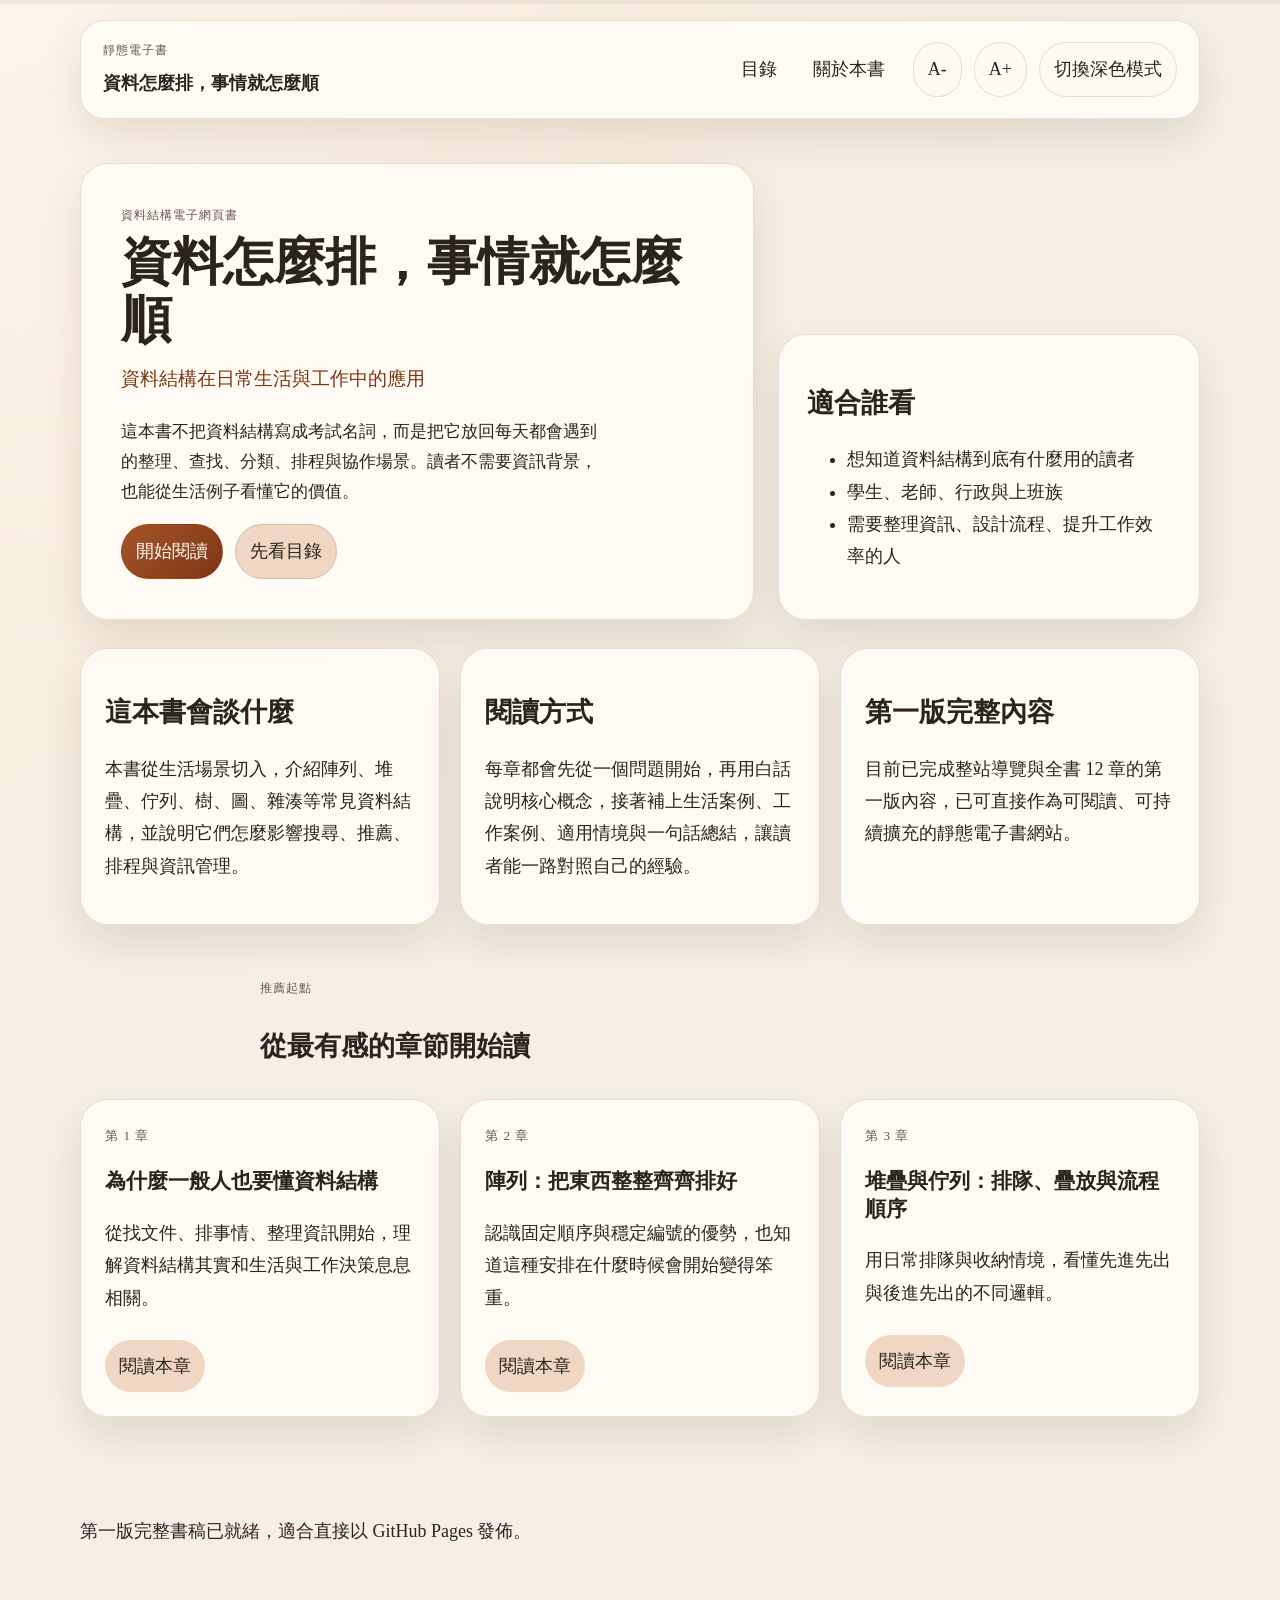
<file: index.html>
<!DOCTYPE html>
<html lang="zh-Hant">
<head>
  <meta charset="UTF-8">
  <meta name="viewport" content="width=device-width, initial-scale=1.0">
  <title>資料怎麼排，事情就怎麼順</title>
  <meta name="description" content="一本用生活與工作案例理解資料結構的靜態網頁書。">
  <meta property="og:title" content="資料怎麼排，事情就怎麼順">
  <meta property="og:description" content="一本用生活與工作案例理解資料結構的靜態網頁書。陣列、佇列、樹、圖——讀完你會發現它們早就在你生活裡了。">
  <meta property="og:type" content="website">
  <meta property="og:url" content="https://j945935cy.github.io/datastruct-in-life-work-book/">
  <link rel="stylesheet" href="style.css">
</head>
<body data-page="home">
  <div class="progress-bar" aria-hidden="true">
    <span id="reading-progress"></span>
  </div>
  <header class="site-header">
    <div class="brand-block">
      <p class="eyebrow">靜態電子書</p>
      <a class="brand" href="index.html">資料怎麼排，事情就怎麼順</a>
    </div>
    <nav class="top-nav" aria-label="主要導覽">
      <a href="toc.html">目錄</a>
      <a href="about.html">關於本書</a>
    </nav>
    <div class="reader-controls" aria-label="閱讀設定">
      <button type="button" data-action="font-down">A-</button>
      <button type="button" data-action="font-up">A+</button>
      <button type="button" data-action="toggle-theme">深色模式</button>
    </div>
  </header>

  <main>
    <section class="hero">
      <div class="hero-copy">
        <p class="eyebrow">資料結構電子網頁書</p>
        <h1>資料怎麼排，事情就怎麼順</h1>
        <p class="subtitle">資料結構在日常生活與工作中的應用</p>
        <p class="lead">這本書不把資料結構寫成考試名詞，而是把它放回每天都會遇到的整理、查找、分類、排程與協作場景。讀者不需要資訊背景，也能從生活例子看懂它的價值。</p>
        <div class="cta-row">
          <a class="button primary" href="chapters/ch01.html">開始閱讀</a>
          <a class="button secondary" href="toc.html">先看目錄</a>
        </div>
      </div>
      <aside class="hero-panel">
        <h2>適合誰看</h2>
        <ul>
          <li>想知道資料結構到底有什麼用的讀者</li>
          <li>學生、老師、行政與上班族</li>
          <li>需要整理資訊、設計流程、提升工作效率的人</li>
        </ul>
      </aside>
    </section>

    <section class="content-grid">
      <article class="card">
        <h2>這本書會談什麼</h2>
        <p>本書從生活場景切入，介紹陣列、堆疊、佇列、樹、圖、雜湊等常見資料結構，並說明它們怎麼影響搜尋、推薦、排程與資訊管理。</p>
      </article>
      <article class="card">
        <h2>閱讀方式</h2>
        <p>每章都會先從一個問題開始，再用白話說明核心概念，接著補上生活案例、工作案例、適用情境與一句話總結，讓讀者能一路對照自己的經驗。</p>
      </article>
      <article class="card">
        <h2>第一版完整內容</h2>
        <p>目前已完成整站導覽與全書 12 章的第一版內容，已可直接作為可閱讀、可持續擴充的靜態電子書網站。</p>
      </article>
    </section>

    <section class="chapter-preview">
      <div class="section-heading">
        <p class="eyebrow">推薦起點</p>
        <h2>從最有感的章節開始讀</h2>
      </div>
      <div class="preview-list">
        <article class="preview-card">
          <p class="chapter-tag">第 1 章</p>
          <h3>為什麼一般人也要懂資料結構</h3>
          <p>從找文件、排事情、整理資訊開始，理解資料結構其實和生活與工作決策息息相關。</p>
          <a href="chapters/ch01.html">閱讀本章</a>
        </article>
        <article class="preview-card">
          <p class="chapter-tag">第 2 章</p>
          <h3>陣列：把東西整整齊齊排好</h3>
          <p>認識固定順序與穩定編號的優勢，也知道這種安排在什麼時候會開始變得笨重。</p>
          <a href="chapters/ch02.html">閱讀本章</a>
        </article>
        <article class="preview-card">
          <p class="chapter-tag">第 3 章</p>
          <h3>堆疊與佇列：排隊、疊放與流程順序</h3>
          <p>用日常排隊與收納情境，看懂先進先出與後進先出的不同邏輯。</p>
          <a href="chapters/ch03.html">閱讀本章</a>
        </article>
      </div>
    </section>
  </main>

  <footer class="site-footer">
    <p>第一版完整書稿已就緒，適合直接以 GitHub Pages 發佈。</p>
  </footer>

  <button id="back-to-top" class="back-to-top" type="button" aria-label="回到頁面頂端">↑</button>
  <script src="script.js"></script>
</body>
</html>
</file>
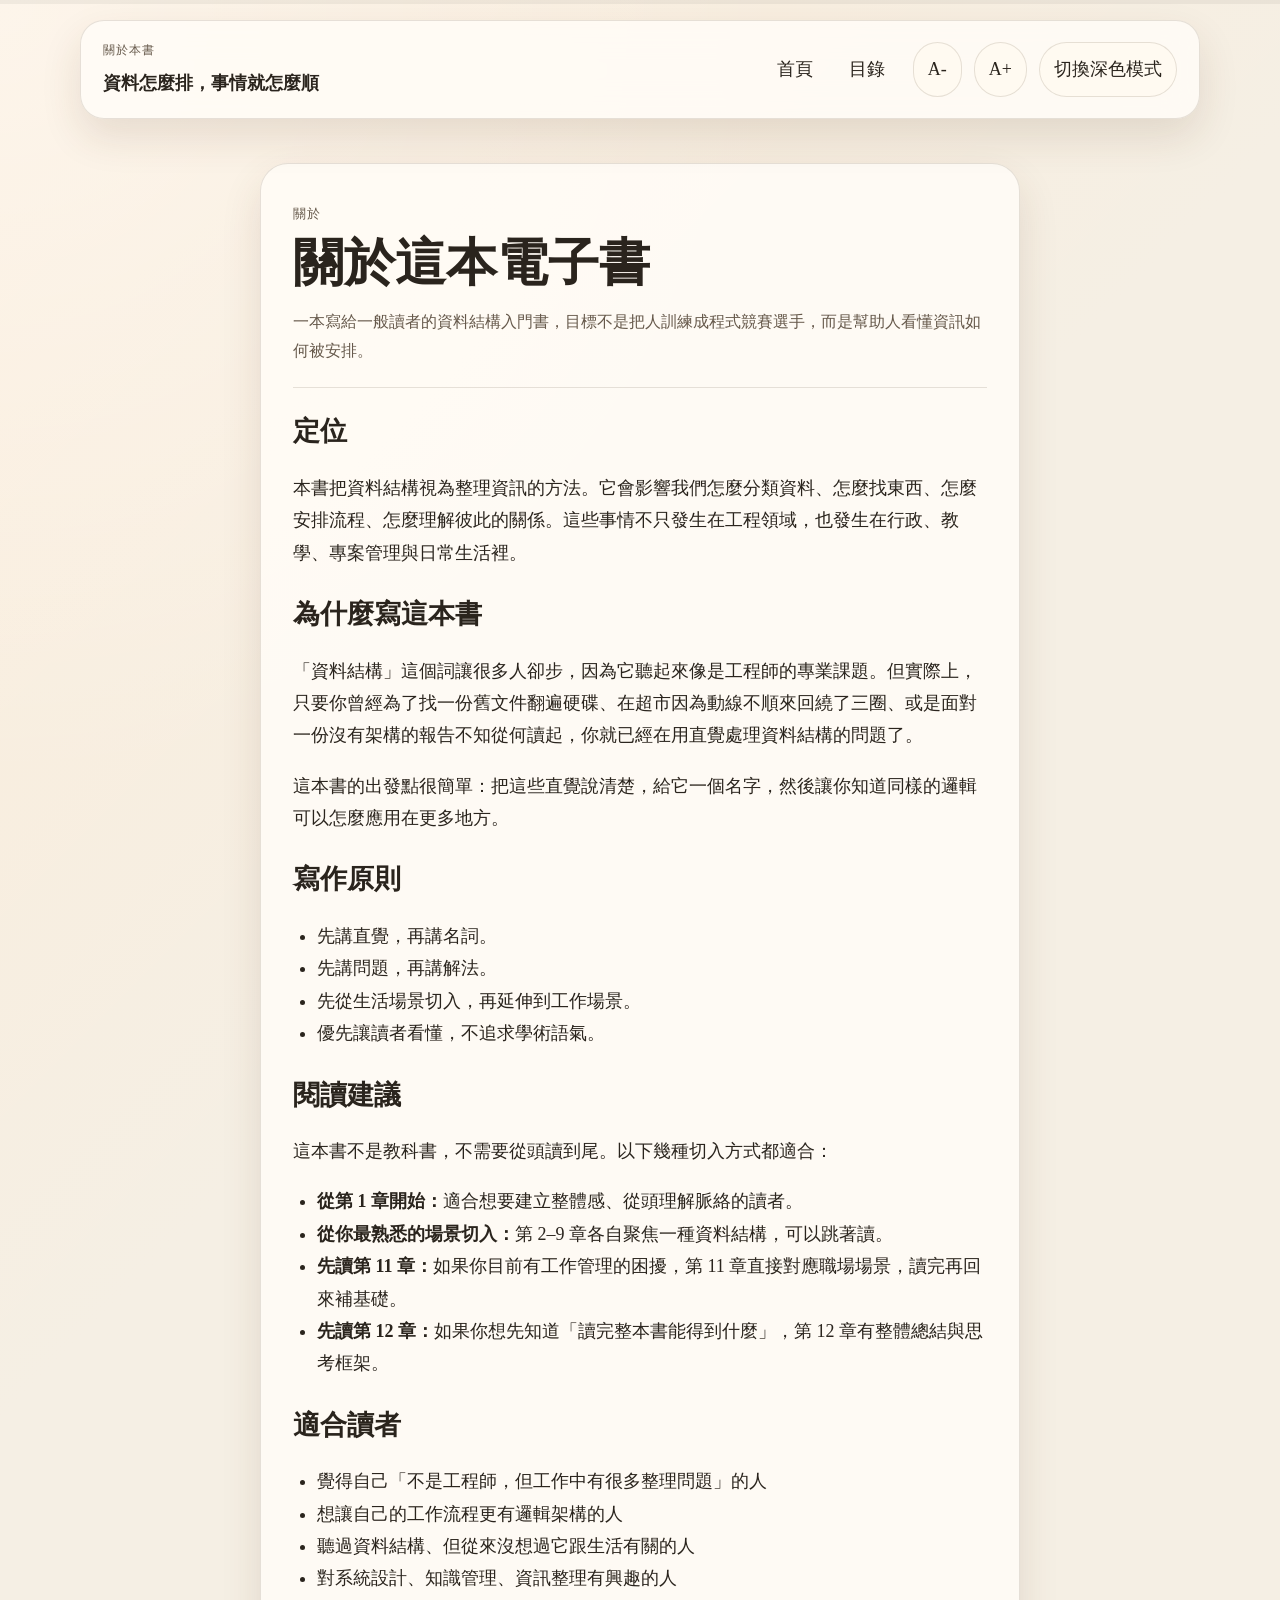
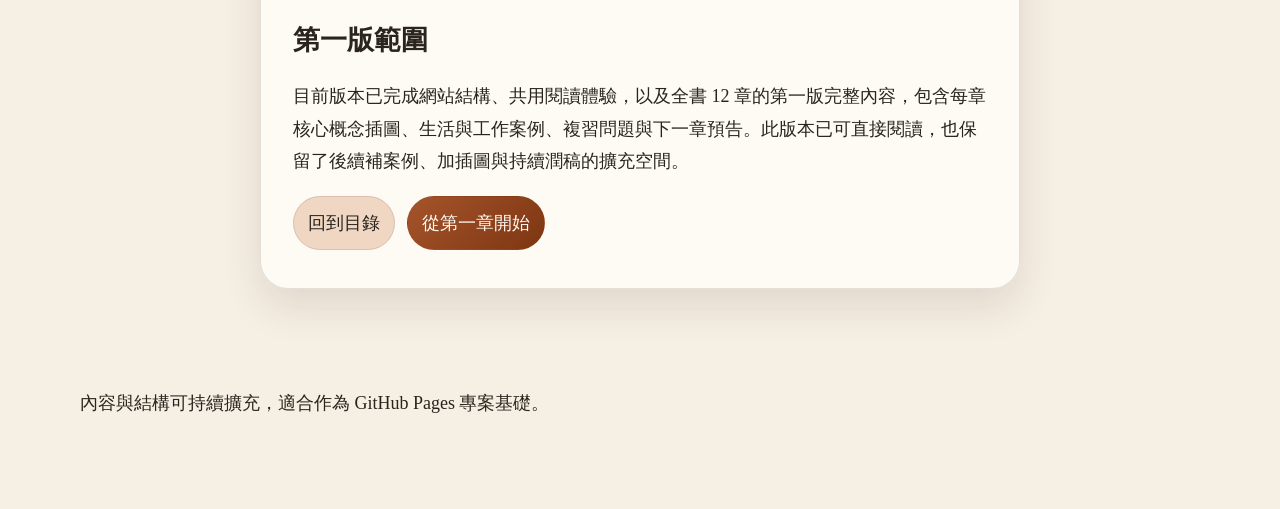
<file: about.html>
<!DOCTYPE html>
<html lang="zh-Hant">
<head>
  <meta charset="UTF-8">
  <meta name="viewport" content="width=device-width, initial-scale=1.0">
  <meta name="description" content="一本寫給一般讀者的資料結構入門書，目標不是把人訓練成程式競賽選手，而是幫助人看懂資訊如何被安排。">
  <meta property="og:title" content="關於本書 | 資料怎麼排，事情就怎麼順">
  <meta property="og:description" content="一本寫給一般讀者的資料結構入門書，目標不是把人訓練成程式競賽選手，而是幫助人看懂資訊如何被安排。">
  <meta property="og:type" content="website">
  <meta property="og:url" content="https://j945935cy.github.io/datastruct-in-life-work-book/about.html">
  <title>關於本書 | 資料怎麼排，事情就怎麼順</title>
  <link rel="stylesheet" href="style.css">
</head>
<body data-page="about">
  <div class="progress-bar" aria-hidden="true">
    <span id="reading-progress"></span>
  </div>
  <header class="site-header">
    <div class="brand-block">
      <p class="eyebrow">關於本書</p>
      <a class="brand" href="index.html">資料怎麼排，事情就怎麼順</a>
    </div>
    <nav class="top-nav" aria-label="主要導覽">
      <a href="index.html">首頁</a>
      <a href="toc.html">目錄</a>
    </nav>
    <div class="reader-controls" aria-label="閱讀設定">
      <button type="button" data-action="font-down">A-</button>
      <button type="button" data-action="font-up">A+</button>
      <button type="button" data-action="toggle-theme">深色模式</button>
    </div>
  </header>

  <main class="page-shell">
    <article class="chapter-article">
      <header class="chapter-header">
        <p class="chapter-tag">關於</p>
        <h1>關於這本電子書</h1>
        <p class="chapter-summary">一本寫給一般讀者的資料結構入門書，目標不是把人訓練成程式競賽選手，而是幫助人看懂資訊如何被安排。</p>
      </header>

      <section>
        <h2>定位</h2>
        <p>本書把資料結構視為整理資訊的方法。它會影響我們怎麼分類資料、怎麼找東西、怎麼安排流程、怎麼理解彼此的關係。這些事情不只發生在工程領域，也發生在行政、教學、專案管理與日常生活裡。</p>
      </section>

      <section>
        <h2>為什麼寫這本書</h2>
        <p>「資料結構」這個詞讓很多人卻步，因為它聽起來像是工程師的專業課題。但實際上，只要你曾經為了找一份舊文件翻遍硬碟、在超市因為動線不順來回繞了三圈、或是面對一份沒有架構的報告不知從何讀起，你就已經在用直覺處理資料結構的問題了。</p>
        <p>這本書的出發點很簡單：把這些直覺說清楚，給它一個名字，然後讓你知道同樣的邏輯可以怎麼應用在更多地方。</p>
      </section>

      <section>
        <h2>寫作原則</h2>
        <ul>
          <li>先講直覺，再講名詞。</li>
          <li>先講問題，再講解法。</li>
          <li>先從生活場景切入，再延伸到工作場景。</li>
          <li>優先讓讀者看懂，不追求學術語氣。</li>
        </ul>
      </section>

      <section>
        <h2>閱讀建議</h2>
        <p>這本書不是教科書，不需要從頭讀到尾。以下幾種切入方式都適合：</p>
        <ul>
          <li><strong>從第 1 章開始：</strong>適合想要建立整體感、從頭理解脈絡的讀者。</li>
          <li><strong>從你最熟悉的場景切入：</strong>第 2–9 章各自聚焦一種資料結構，可以跳著讀。</li>
          <li><strong>先讀第 11 章：</strong>如果你目前有工作管理的困擾，第 11 章直接對應職場場景，讀完再回來補基礎。</li>
          <li><strong>先讀第 12 章：</strong>如果你想先知道「讀完整本書能得到什麼」，第 12 章有整體總結與思考框架。</li>
        </ul>
      </section>

      <section>
        <h2>適合讀者</h2>
        <ul>
          <li>覺得自己「不是工程師，但工作中有很多整理問題」的人</li>
          <li>想讓自己的工作流程更有邏輯架構的人</li>
          <li>聽過資料結構、但從來沒想過它跟生活有關的人</li>
          <li>對系統設計、知識管理、資訊整理有興趣的人</li>
        </ul>
      </section>

      <section>
        <h2>第一版範圍</h2>
        <p>目前版本已完成網站結構、共用閱讀體驗，以及全書 12 章的第一版完整內容，包含每章核心概念插圖、生活與工作案例、複習問題與下一章預告。此版本已可直接閱讀，也保留了後續補案例、加插圖與持續潤稿的擴充空間。</p>
      </section>

      <nav class="chapter-nav" aria-label="章節導覽">
        <a class="button secondary" href="toc.html">回到目錄</a>
        <a class="button primary" href="chapters/ch01.html">從第一章開始</a>
      </nav>
    </article>
  </main>

  <footer class="site-footer">
    <p>內容與結構可持續擴充，適合作為 GitHub Pages 專案基礎。</p>
  </footer>

  <button id="back-to-top" class="back-to-top" type="button" aria-label="回到頁面頂端">↑</button>
  <script src="script.js"></script>
</body>
</html>
</file>
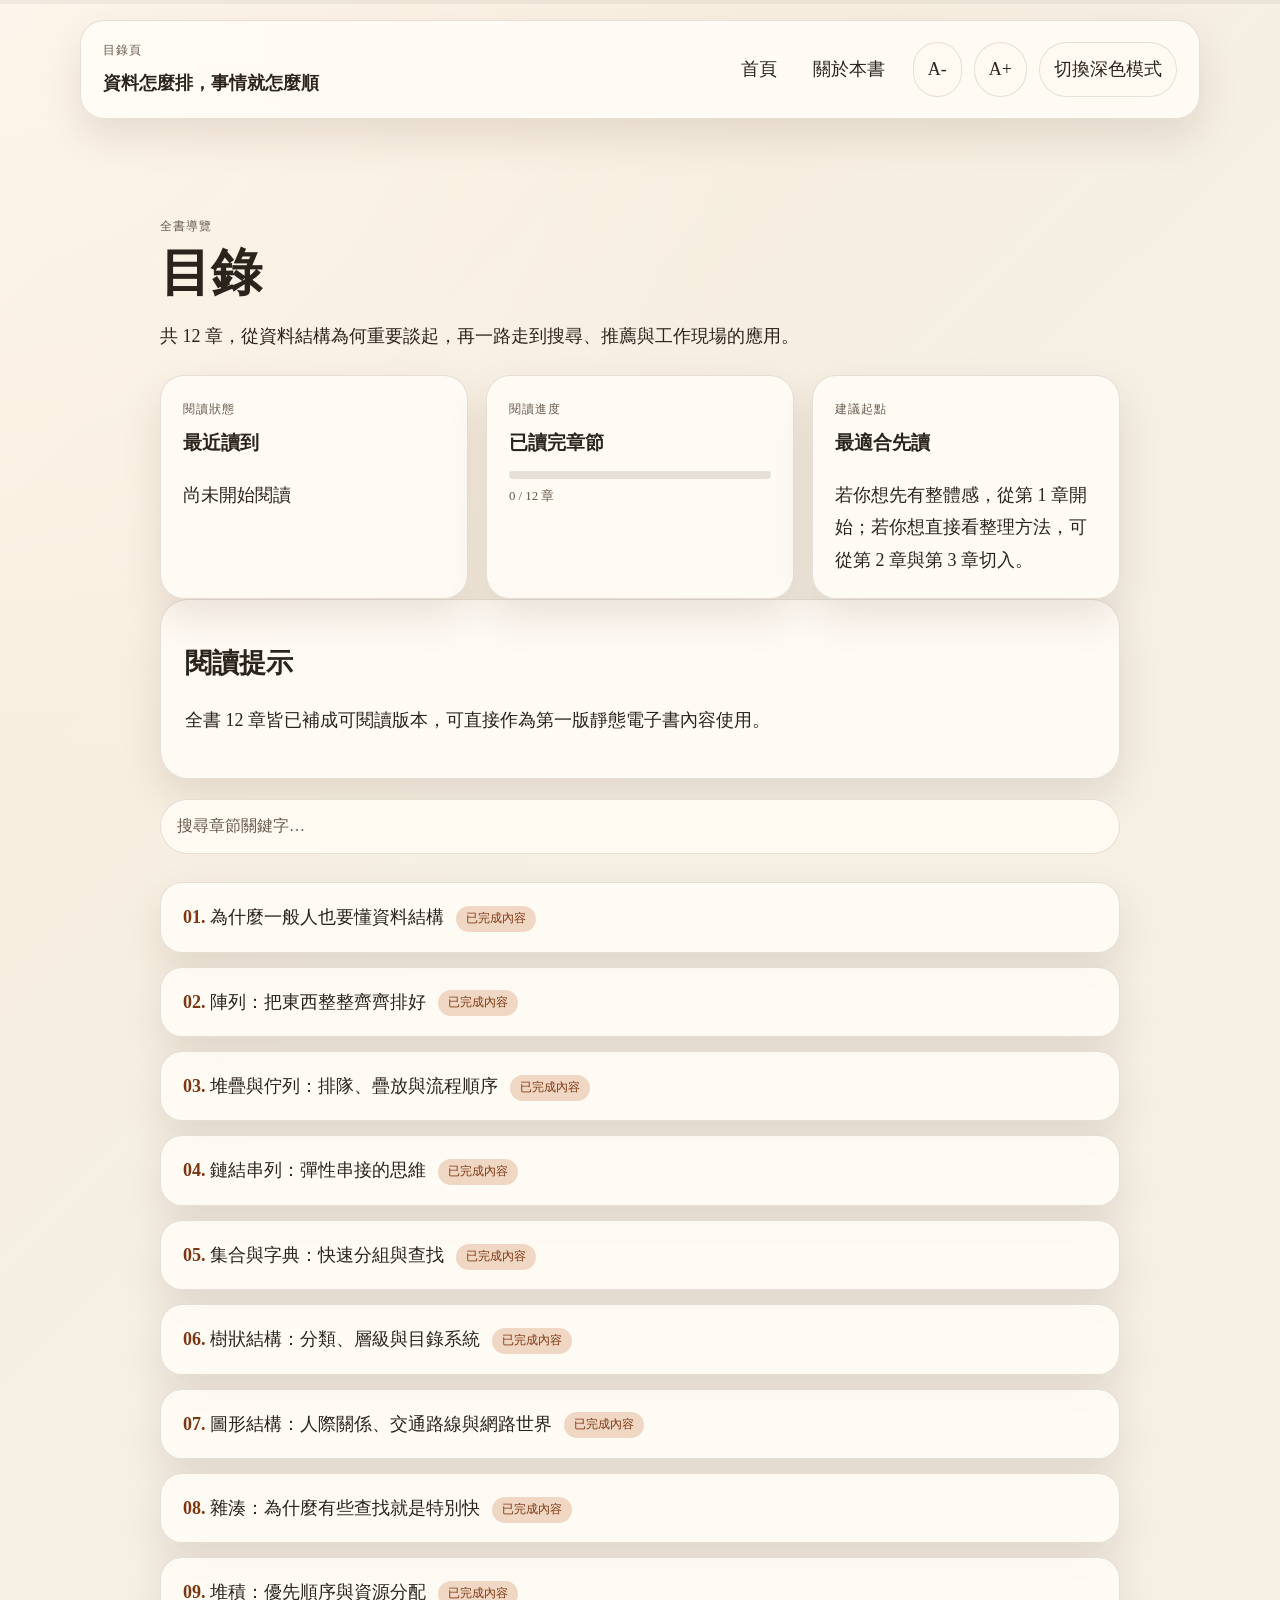
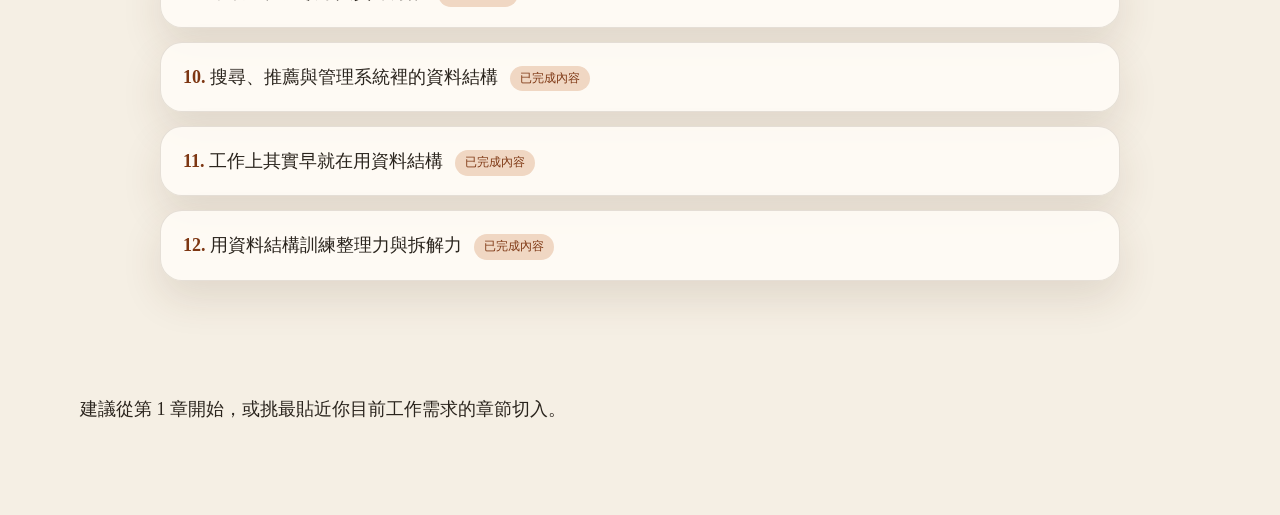
<file: toc.html>
<!DOCTYPE html>
<html lang="zh-Hant">
<head>
  <meta charset="UTF-8">
  <meta name="viewport" content="width=device-width, initial-scale=1.0">
  <meta name="description" content="全書 12 章目錄，從資料結構為何重要談起，再一路走到搜尋、推薦與工作現場的應用。">
  <meta property="og:title" content="目錄 | 資料怎麼排，事情就怎麼順">
  <meta property="og:description" content="全書 12 章目錄，從資料結構為何重要談起，再一路走到搜尋、推薦與工作現場的應用。">
  <meta property="og:type" content="website">
  <meta property="og:url" content="https://j945935cy.github.io/datastruct-in-life-work-book/toc.html">
  <title>目錄 | 資料怎麼排，事情就怎麼順</title>
  <link rel="stylesheet" href="style.css">
</head>
<body data-page="toc">
  <div class="progress-bar" aria-hidden="true">
    <span id="reading-progress"></span>
  </div>
  <header class="site-header">
    <div class="brand-block">
      <p class="eyebrow">目錄頁</p>
      <a class="brand" href="index.html">資料怎麼排，事情就怎麼順</a>
    </div>
    <nav class="top-nav" aria-label="主要導覽">
      <a href="index.html">首頁</a>
      <a href="about.html">關於本書</a>
    </nav>
    <div class="reader-controls" aria-label="閱讀設定">
      <button type="button" data-action="font-down">A-</button>
      <button type="button" data-action="font-up">A+</button>
      <button type="button" data-action="toggle-theme">深色模式</button>
    </div>
  </header>

  <main class="toc-layout">
    <section class="section-heading wide">
      <p class="eyebrow">全書導覽</p>
      <h1>目錄</h1>
      <p>共 12 章，從資料結構為何重要談起，再一路走到搜尋、推薦與工作現場的應用。</p>
    </section>

    <section class="status-grid" aria-label="閱讀狀態">
      <article class="status-card">
        <p class="eyebrow">閱讀狀態</p>
        <h2>最近讀到</h2>
        <p id="last-read-label">尚未開始閱讀</p>
      </article>
      <article class="status-card">
        <p class="eyebrow">閱讀進度</p>
        <h2>已讀完章節</h2>
        <div class="reading-progress-bar"><span id="toc-progress-bar"></span></div>
        <p class="reading-progress-label" id="toc-progress-label">0 / 12 章</p>
      </article>
      <article class="status-card">
        <p class="eyebrow">建議起點</p>
        <h2>最適合先讀</h2>
        <p>若你想先有整體感，從第 1 章開始；若你想直接看整理方法，可從第 2 章與第 3 章切入。</p>
      </article>
    </section>

    <section class="reading-note card">
      <h2>閱讀提示</h2>
      <p>全書 12 章皆已補成可閱讀版本，可直接作為第一版靜態電子書內容使用。</p>
    </section>

    <div class="toc-search">
      <input type="search" id="toc-search-input" placeholder="搜尋章節關鍵字…" aria-label="搜尋章節">
    </div>

    <ol class="toc-list" id="toc-list">
      <li><a href="chapters/ch01.html" data-chapter-link="ch01" data-chapter-title="為什麼一般人也要懂資料結構" data-ready="true">為什麼一般人也要懂資料結構</a></li>
      <li><a href="chapters/ch02.html" data-chapter-link="ch02" data-chapter-title="陣列：把東西整整齊齊排好" data-ready="true">陣列：把東西整整齊齊排好</a></li>
      <li><a href="chapters/ch03.html" data-chapter-link="ch03" data-chapter-title="堆疊與佇列：排隊、疊放與流程順序" data-ready="true">堆疊與佇列：排隊、疊放與流程順序</a></li>
      <li><a href="chapters/ch04.html" data-chapter-link="ch04" data-chapter-title="鏈結串列：彈性串接的思維" data-ready="true">鏈結串列：彈性串接的思維</a></li>
      <li><a href="chapters/ch05.html" data-chapter-link="ch05" data-chapter-title="集合與字典：快速分組與查找" data-ready="true">集合與字典：快速分組與查找</a></li>
      <li><a href="chapters/ch06.html" data-chapter-link="ch06" data-chapter-title="樹狀結構：分類、層級與目錄系統" data-ready="true">樹狀結構：分類、層級與目錄系統</a></li>
      <li><a href="chapters/ch07.html" data-chapter-link="ch07" data-chapter-title="圖形結構：人際關係、交通路線與網路世界" data-ready="true">圖形結構：人際關係、交通路線與網路世界</a></li>
      <li><a href="chapters/ch08.html" data-chapter-link="ch08" data-chapter-title="雜湊：為什麼有些查找就是特別快" data-ready="true">雜湊：為什麼有些查找就是特別快</a></li>
      <li><a href="chapters/ch09.html" data-chapter-link="ch09" data-chapter-title="堆積：優先順序與資源分配" data-ready="true">堆積：優先順序與資源分配</a></li>
      <li><a href="chapters/ch10.html" data-chapter-link="ch10" data-chapter-title="搜尋、推薦與管理系統裡的資料結構" data-ready="true">搜尋、推薦與管理系統裡的資料結構</a></li>
      <li><a href="chapters/ch11.html" data-chapter-link="ch11" data-chapter-title="工作上其實早就在用資料結構" data-ready="true">工作上其實早就在用資料結構</a></li>
      <li><a href="chapters/ch12.html" data-chapter-link="ch12" data-chapter-title="用資料結構訓練整理力與拆解力" data-ready="true">用資料結構訓練整理力與拆解力</a></li>
    </ol>
  </main>

  <footer class="site-footer">
    <p>建議從第 1 章開始，或挑最貼近你目前工作需求的章節切入。</p>
  </footer>

  <button id="back-to-top" class="back-to-top" type="button" aria-label="回到頁面頂端">↑</button>
  <script src="script.js"></script>
</body>
</html>
</file>
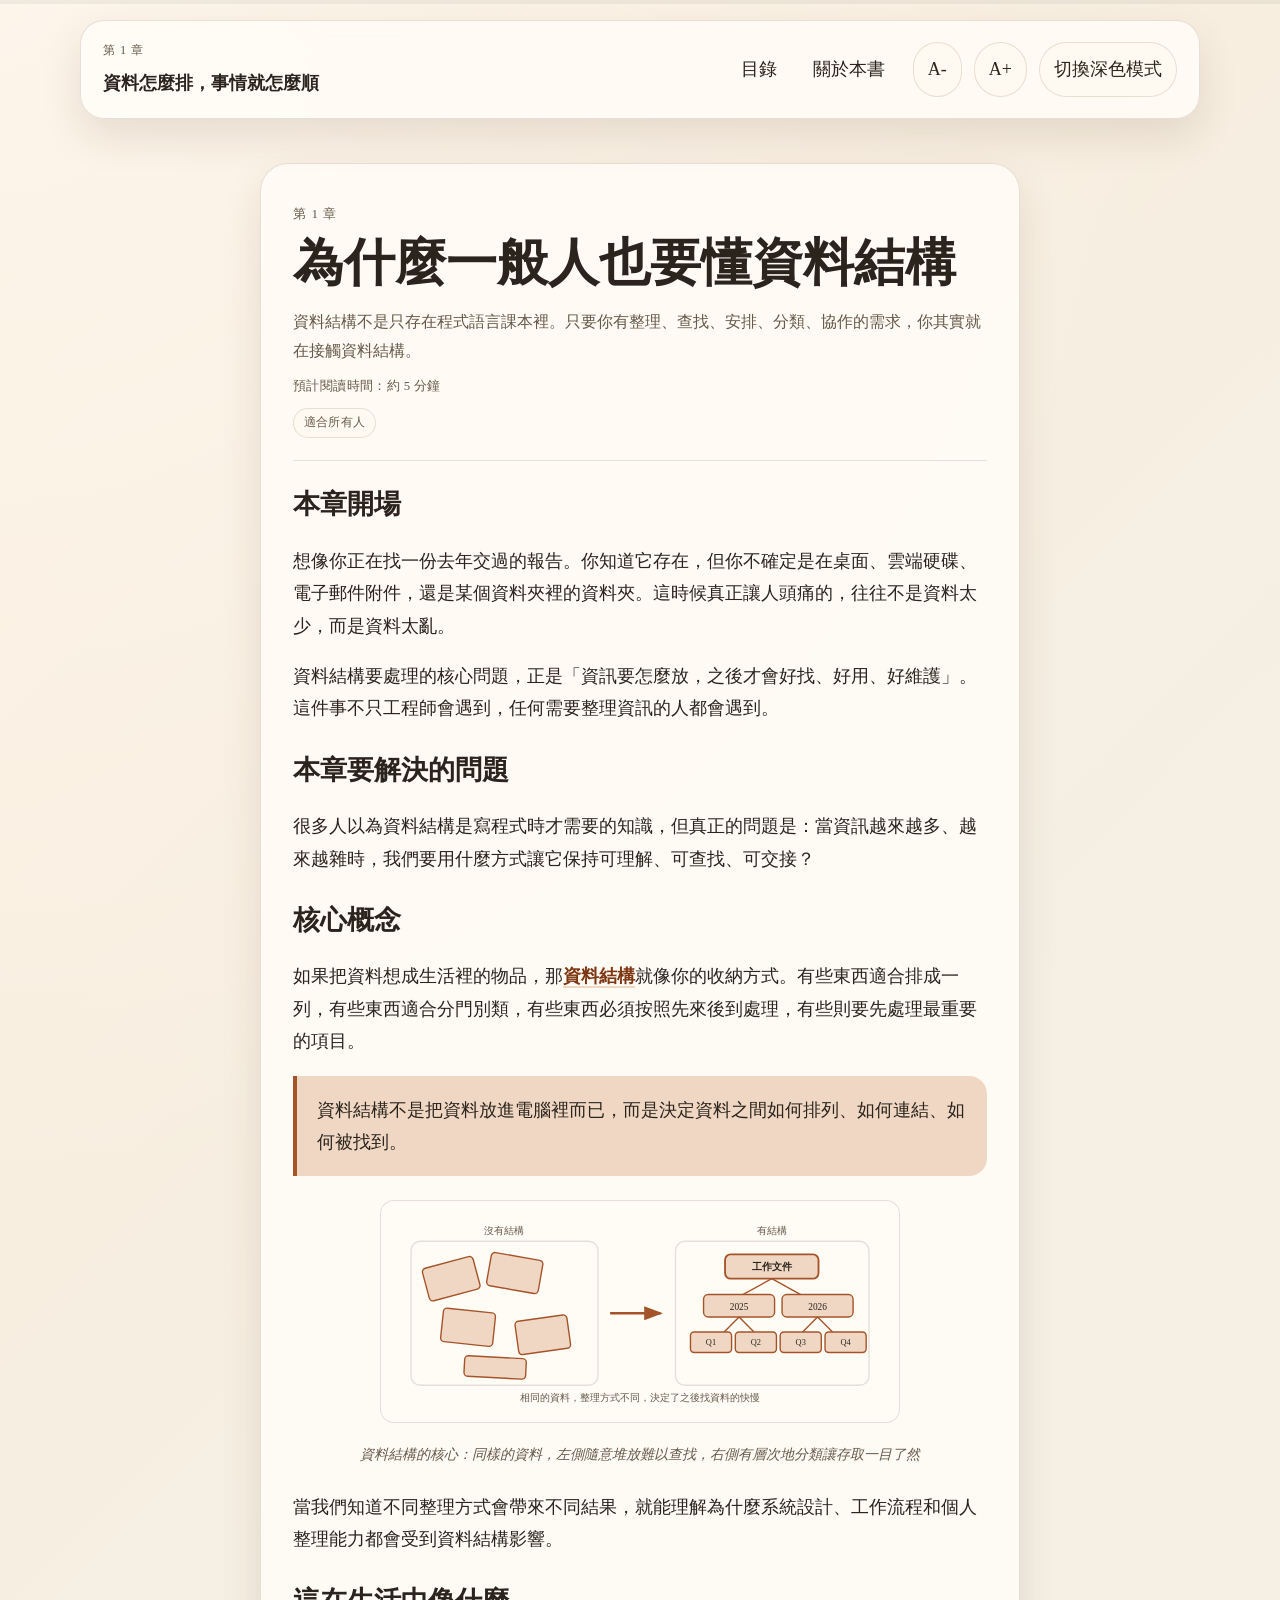
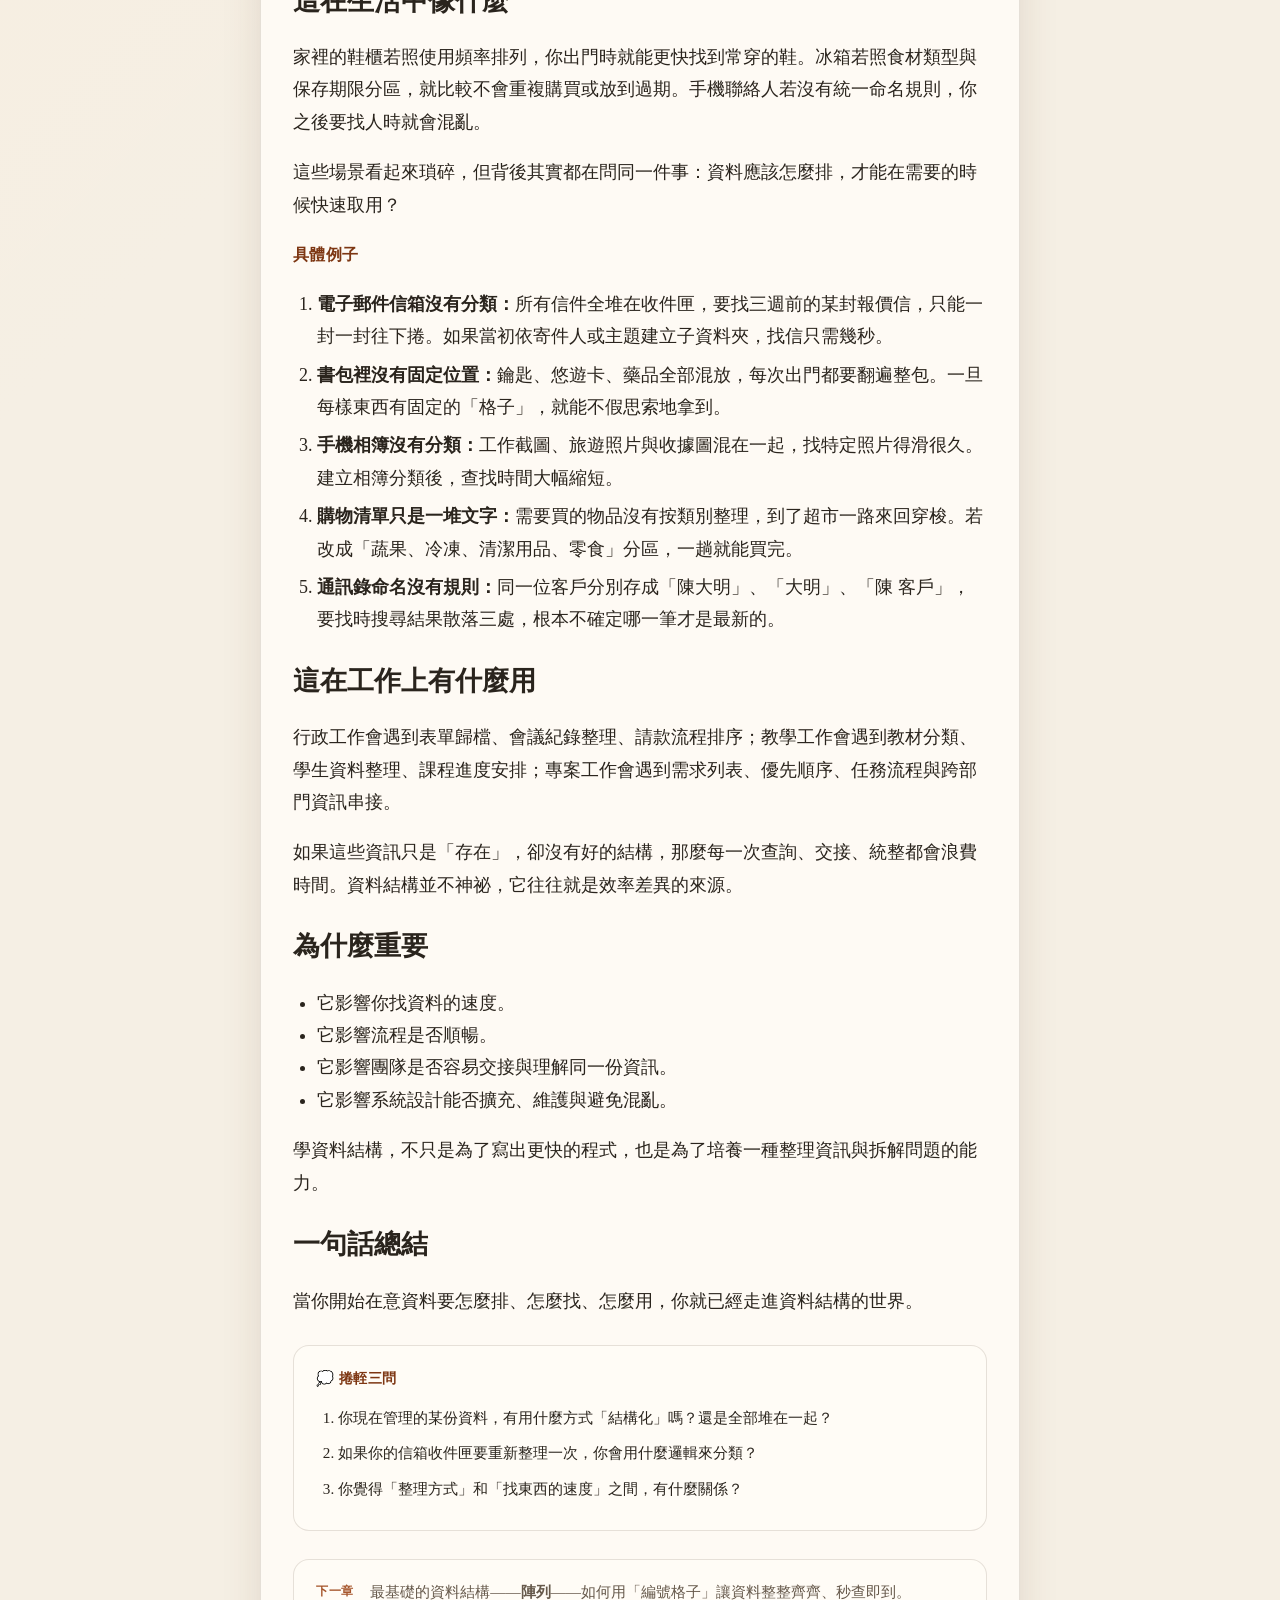
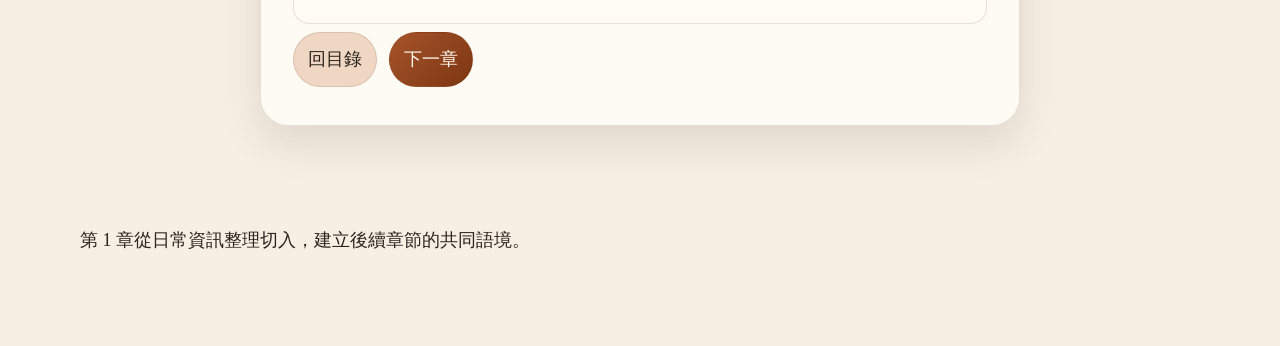
<file: chapters/ch01.html>
<!DOCTYPE html>
<html lang="zh-Hant">
<head>
  <meta charset="UTF-8">
  <meta name="viewport" content="width=device-width, initial-scale=1.0">
  <meta name="description" content="資料結構不只存在程式語言課本，任何有整理、查找、分類需求的人都在接觸它。第一章從日常生活切入，建立全書共同語境。">
  <meta property="og:title" content="第 1 章：為什麼一般人也要懂資料結構 | 資料怎麼排，事情就怎麼順">
  <meta property="og:description" content="資料結構不只存在程式語言課本，任何有整理、查找、分類需求的人都在接觸它。">
  <meta property="og:type" content="article">
  <meta property="og:url" content="https://j945935cy.github.io/datastruct-in-life-work-book/chapters/ch01.html">
  <title>第 1 章｜為什麼一般人也要懂資料結構</title>
  <link rel="stylesheet" href="../style.css">
</head>
<body data-page="chapter" data-chapter="ch01">
  <div class="progress-bar" aria-hidden="true">
    <span id="reading-progress"></span>
  </div>
  <header class="site-header">
    <div class="brand-block">
      <p class="eyebrow">第 1 章</p>
      <a class="brand" href="../index.html">資料怎麼排，事情就怎麼順</a>
    </div>
    <nav class="top-nav" aria-label="章節導覽">
      <a href="../toc.html">目錄</a>
      <a href="../about.html">關於本書</a>
    </nav>
    <div class="reader-controls" aria-label="閱讀設定">
      <button type="button" data-action="font-down">A-</button>
      <button type="button" data-action="font-up">A+</button>
      <button type="button" data-action="toggle-theme">深色模式</button>
    </div>
  </header>

  <main class="page-shell">
    <article class="chapter-article">
      <header class="chapter-header">
        <p class="chapter-tag">第 1 章</p>
        <h1>為什麼一般人也要懂資料結構</h1>
        <p class="chapter-summary">資料結構不是只存在程式語言課本裡。只要你有整理、查找、安排、分類、協作的需求，你其實就在接觸資料結構。</p>
        <p class="reading-time">預計閱讀時間：約 5 分鐘</p>
        <div class="audience-tags" aria-label="適合讀者">
          <span class="audience-tag">適合所有人</span>
        </div>
      </header>

      <section id="intro">
        <h2>本章開場</h2>
        <p>想像你正在找一份去年交過的報告。你知道它存在，但你不確定是在桌面、雲端硬碟、電子郵件附件，還是某個資料夾裡的資料夾。這時候真正讓人頭痛的，往往不是資料太少，而是資料太亂。</p>
        <p>資料結構要處理的核心問題，正是「資訊要怎麼放，之後才會好找、好用、好維護」。這件事不只工程師會遇到，任何需要整理資訊的人都會遇到。</p>
      </section>

      <section id="problem">
        <h2>本章要解決的問題</h2>
        <p>很多人以為資料結構是寫程式時才需要的知識，但真正的問題是：當資訊越來越多、越來越雜時，我們要用什麼方式讓它保持可理解、可查找、可交接？</p>
      </section>

      <section id="concept">
        <h2>核心概念</h2>
        <p>如果把資料想成生活裡的物品，那<dfn>資料結構</dfn>就像你的收納方式。有些東西適合排成一列，有些東西適合分門別類，有些東西必須按照先來後到處理，有些則要先處理最重要的項目。</p>
        <blockquote>資料結構不是把資料放進電腦裡而已，而是決定資料之間如何排列、如何連結、如何被找到。</blockquote>

        <figure class="chapter-figure">
          <svg viewBox="0 0 520 202" xmlns="http://www.w3.org/2000/svg" aria-labelledby="ch01-fig-title" role="img">
            <title id="ch01-fig-title">無結構資料與有結構資料的對比</title>
            <defs>
              <marker id="ch01-arr" markerWidth="8" markerHeight="6" refX="7" refY="3" orient="auto">
                <polygon points="0 0, 8 3, 0 6" fill="var(--accent)"/>
              </marker>
            </defs>
            <!-- Left panel: unorganized -->
            <rect x="15" y="26" width="200" height="154" rx="10" fill="var(--surface)" stroke="var(--line)" stroke-width="1.5"/>
            <text x="115" y="18" text-anchor="middle" font-size="11" fill="var(--muted)">沒有結構</text>
            <rect x="30" y="48" width="56" height="36" rx="4" fill="var(--accent-soft)" stroke="var(--accent)" stroke-width="1.5" transform="rotate(-15 58 66)"/>
            <rect x="98" y="42" width="56" height="36" rx="4" fill="var(--accent-soft)" stroke="var(--accent)" stroke-width="1.5" transform="rotate(10 126 60)"/>
            <rect x="48" y="100" width="56" height="36" rx="4" fill="var(--accent-soft)" stroke="var(--accent)" stroke-width="1.5" transform="rotate(6 76 118)"/>
            <rect x="128" y="108" width="56" height="36" rx="4" fill="var(--accent-soft)" stroke="var(--accent)" stroke-width="1.5" transform="rotate(-8 156 126)"/>
            <rect x="72" y="150" width="66" height="22" rx="4" fill="var(--accent-soft)" stroke="var(--accent)" stroke-width="1.5" transform="rotate(3 105 161)"/>
            <!-- Arrow -->
            <line x1="228" y1="103" x2="282" y2="103" stroke="var(--accent)" stroke-width="2.5" marker-end="url(#ch01-arr)"/>
            <!-- Right panel: organized tree -->
            <rect x="298" y="26" width="207" height="154" rx="10" fill="var(--surface)" stroke="var(--line)" stroke-width="1.5"/>
            <text x="401" y="18" text-anchor="middle" font-size="11" fill="var(--muted)">有結構</text>
            <rect x="351" y="40" width="100" height="26" rx="6" fill="var(--accent-soft)" stroke="var(--accent)" stroke-width="2"/>
            <text x="401" y="57" text-anchor="middle" font-size="11" font-weight="700" fill="var(--text)">工作文件</text>
            <line x1="401" y1="66" x2="370" y2="83" stroke="var(--accent)" stroke-width="1.5"/>
            <line x1="401" y1="66" x2="432" y2="83" stroke="var(--accent)" stroke-width="1.5"/>
            <rect x="328" y="83" width="76" height="24" rx="5" fill="var(--accent-soft)" stroke="var(--accent)" stroke-width="1.5"/>
            <text x="366" y="99" text-anchor="middle" font-size="10" fill="var(--text)">2025</text>
            <rect x="412" y="83" width="76" height="24" rx="5" fill="var(--accent-soft)" stroke="var(--accent)" stroke-width="1.5"/>
            <text x="450" y="99" text-anchor="middle" font-size="10" fill="var(--text)">2026</text>
            <line x1="366" y1="107" x2="350" y2="123" stroke="var(--accent)" stroke-width="1.5"/>
            <line x1="366" y1="107" x2="382" y2="123" stroke="var(--accent)" stroke-width="1.5"/>
            <line x1="450" y1="107" x2="434" y2="123" stroke="var(--accent)" stroke-width="1.5"/>
            <line x1="450" y1="107" x2="466" y2="123" stroke="var(--accent)" stroke-width="1.5"/>
            <rect x="314" y="123" width="44" height="22" rx="4" fill="var(--accent-soft)" stroke="var(--accent)" stroke-width="1.5"/>
            <text x="336" y="137" text-anchor="middle" font-size="9" fill="var(--text)">Q1</text>
            <rect x="362" y="123" width="44" height="22" rx="4" fill="var(--accent-soft)" stroke="var(--accent)" stroke-width="1.5"/>
            <text x="384" y="137" text-anchor="middle" font-size="9" fill="var(--text)">Q2</text>
            <rect x="410" y="123" width="44" height="22" rx="4" fill="var(--accent-soft)" stroke="var(--accent)" stroke-width="1.5"/>
            <text x="432" y="137" text-anchor="middle" font-size="9" fill="var(--text)">Q3</text>
            <rect x="458" y="123" width="44" height="22" rx="4" fill="var(--accent-soft)" stroke="var(--accent)" stroke-width="1.5"/>
            <text x="480" y="137" text-anchor="middle" font-size="9" fill="var(--text)">Q4</text>
            <text x="260" y="197" text-anchor="middle" font-size="11" fill="var(--muted)">相同的資料，整理方式不同，決定了之後找資料的快慢</text>
          </svg>
          <figcaption>資料結構的核心：同樣的資料，左側隨意堆放難以查找，右側有層次地分類讓存取一目了然</figcaption>
        </figure>

        <p>當我們知道不同整理方式會帶來不同結果，就能理解為什麼系統設計、工作流程和個人整理能力都會受到資料結構影響。</p>
      </section>

      <section id="life">
        <h2>這在生活中像什麼</h2>
        <p>家裡的鞋櫃若照使用頻率排列，你出門時就能更快找到常穿的鞋。冰箱若照食材類型與保存期限分區，就比較不會重複購買或放到過期。手機聯絡人若沒有統一命名規則，你之後要找人時就會混亂。</p>
        <p>這些場景看起來瑣碎，但背後其實都在問同一件事：資料應該怎麼排，才能在需要的時候快速取用？</p>
        <h3>具體例子</h3>
        <ol>
          <li><strong>電子郵件信箱沒有分類：</strong>所有信件全堆在收件匣，要找三週前的某封報價信，只能一封一封往下捲。如果當初依寄件人或主題建立子資料夾，找信只需幾秒。</li>
          <li><strong>書包裡沒有固定位置：</strong>鑰匙、悠遊卡、藥品全部混放，每次出門都要翻遍整包。一旦每樣東西有固定的「格子」，就能不假思索地拿到。</li>
          <li><strong>手機相簿沒有分類：</strong>工作截圖、旅遊照片與收據圖混在一起，找特定照片得滑很久。建立相簿分類後，查找時間大幅縮短。</li>
          <li><strong>購物清單只是一堆文字：</strong>需要買的物品沒有按類別整理，到了超市一路來回穿梭。若改成「蔬果、冷凍、清潔用品、零食」分區，一趟就能買完。</li>
          <li><strong>通訊錄命名沒有規則：</strong>同一位客戶分別存成「陳大明」、「大明」、「陳 客戶」，要找時搜尋結果散落三處，根本不確定哪一筆才是最新的。</li>
        </ol>
      </section>

      <section id="work">
        <h2>這在工作上有什麼用</h2>
        <p>行政工作會遇到表單歸檔、會議紀錄整理、請款流程排序；教學工作會遇到教材分類、學生資料整理、課程進度安排；專案工作會遇到需求列表、優先順序、任務流程與跨部門資訊串接。</p>
        <p>如果這些資訊只是「存在」，卻沒有好的結構，那麼每一次查詢、交接、統整都會浪費時間。資料結構並不神祕，它往往就是效率差異的來源。</p>
      </section>

      <section>
        <h2>為什麼重要</h2>
        <ul>
          <li>它影響你找資料的速度。</li>
          <li>它影響流程是否順暢。</li>
          <li>它影響團隊是否容易交接與理解同一份資訊。</li>
          <li>它影響系統設計能否擴充、維護與避免混亂。</li>
        </ul>
        <p>學資料結構，不只是為了寫出更快的程式，也是為了培養一種整理資訊與拆解問題的能力。</p>
      </section>

      <section id="summary">
        <h2>一句話總結</h2>
        <p>當你開始在意資料要怎麼排、怎麼找、怎麼用，你就已經走進資料結構的世界。</p>
      </section>

      <div class="review-questions">
        <h3>💭 捲輊三問</h3>
        <ol>
          <li>你現在管理的某份資料，有用什麼方式「結構化」嗎？還是全部堆在一起？</li>
          <li>如果你的信箱收件匣要重新整理一次，你會用什麼邏輯來分類？</li>
          <li>你覺得「整理方式」和「找東西的速度」之間，有什麼關係？</li>
        </ol>
      </div>

      <div class="next-chapter-preview">
        <span class="ncp-label">下一章</span>
        <p>最基礎的資料結構——<strong>陣列</strong>——如何用「編號格子」讓資料整整齊齊、秒查即到。</p>
      </div>

      <nav class="chapter-nav" aria-label="章節導覽">
        <a class="button secondary" href="../toc.html">回目錄</a>
        <a class="button primary" href="ch02.html">下一章</a>
      </nav>
    </article>
  </main>

  <footer class="site-footer">
    <p>第 1 章從日常資訊整理切入，建立後續章節的共同語境。</p>
  </footer>

  <button id="back-to-top" class="back-to-top" type="button" aria-label="回到頁面頂端">↑</button>
  <script src="../script.js"></script>
</body>
</html>
</file>
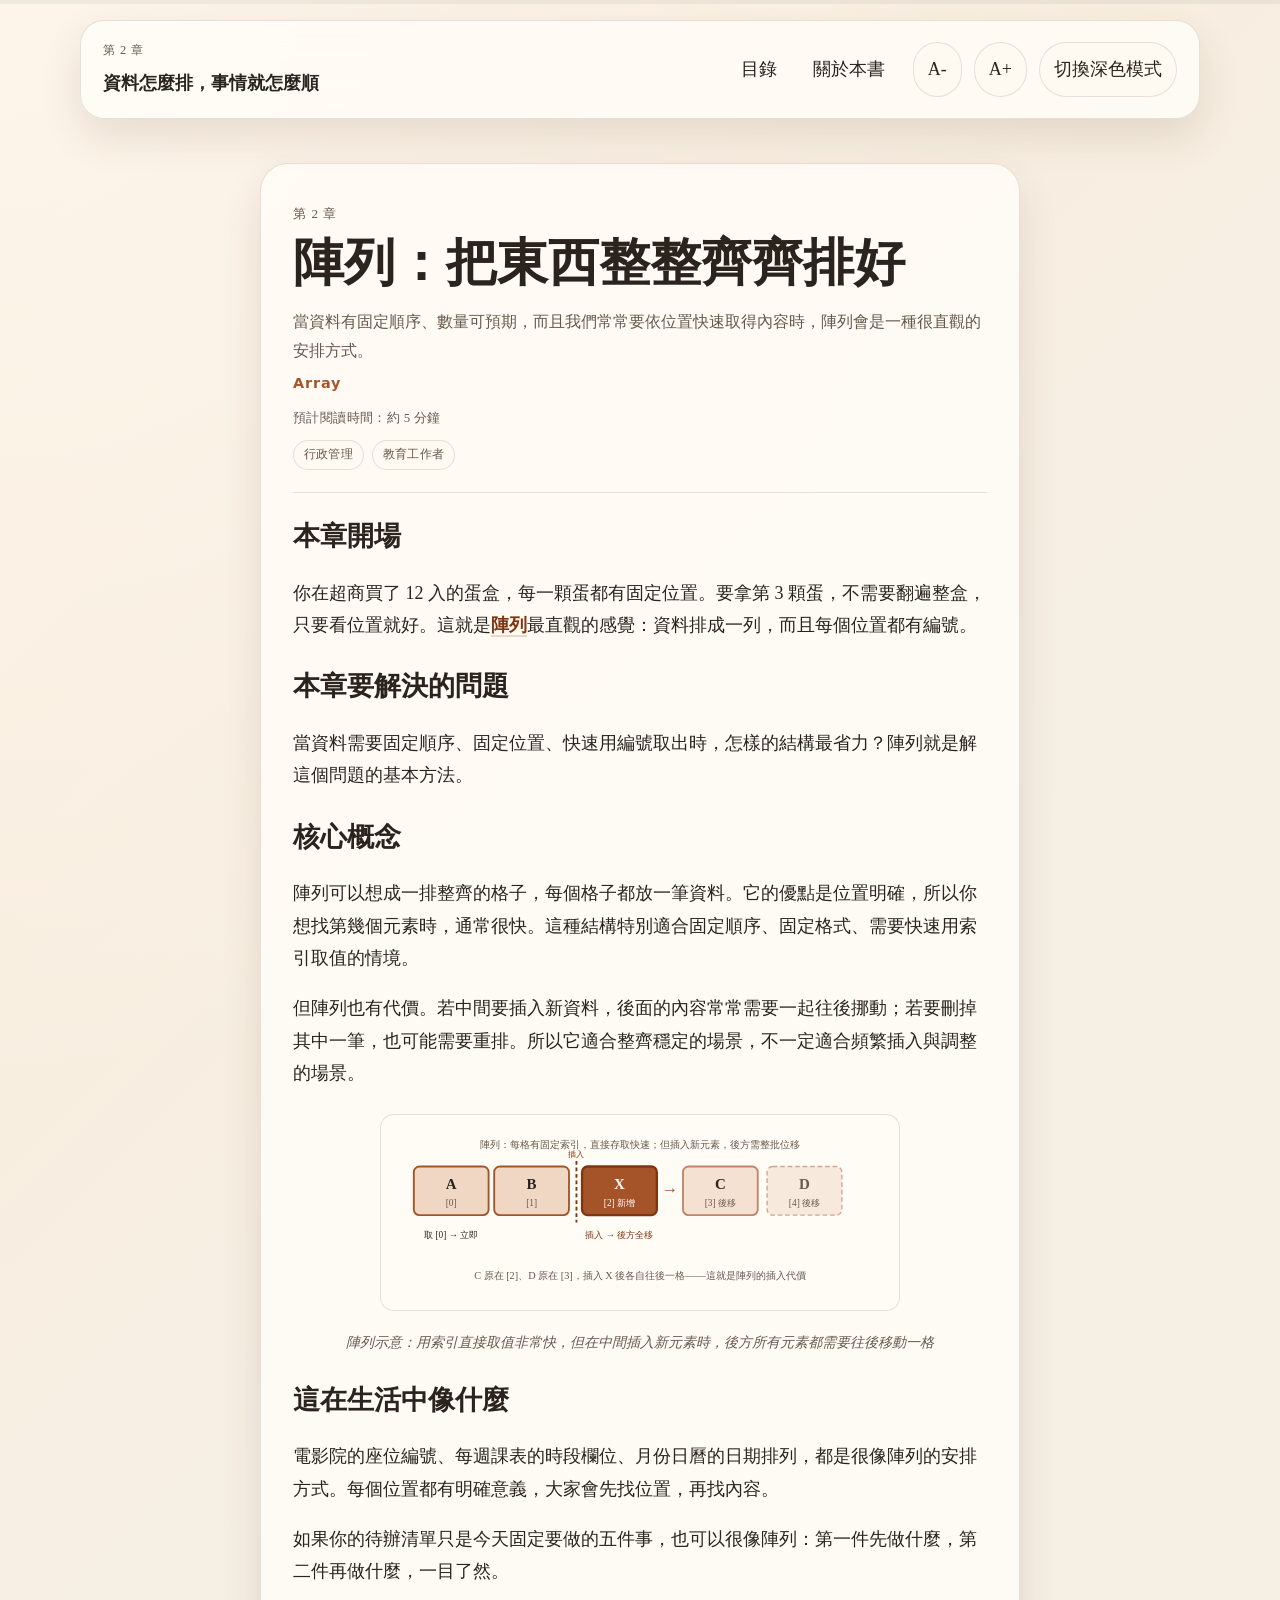
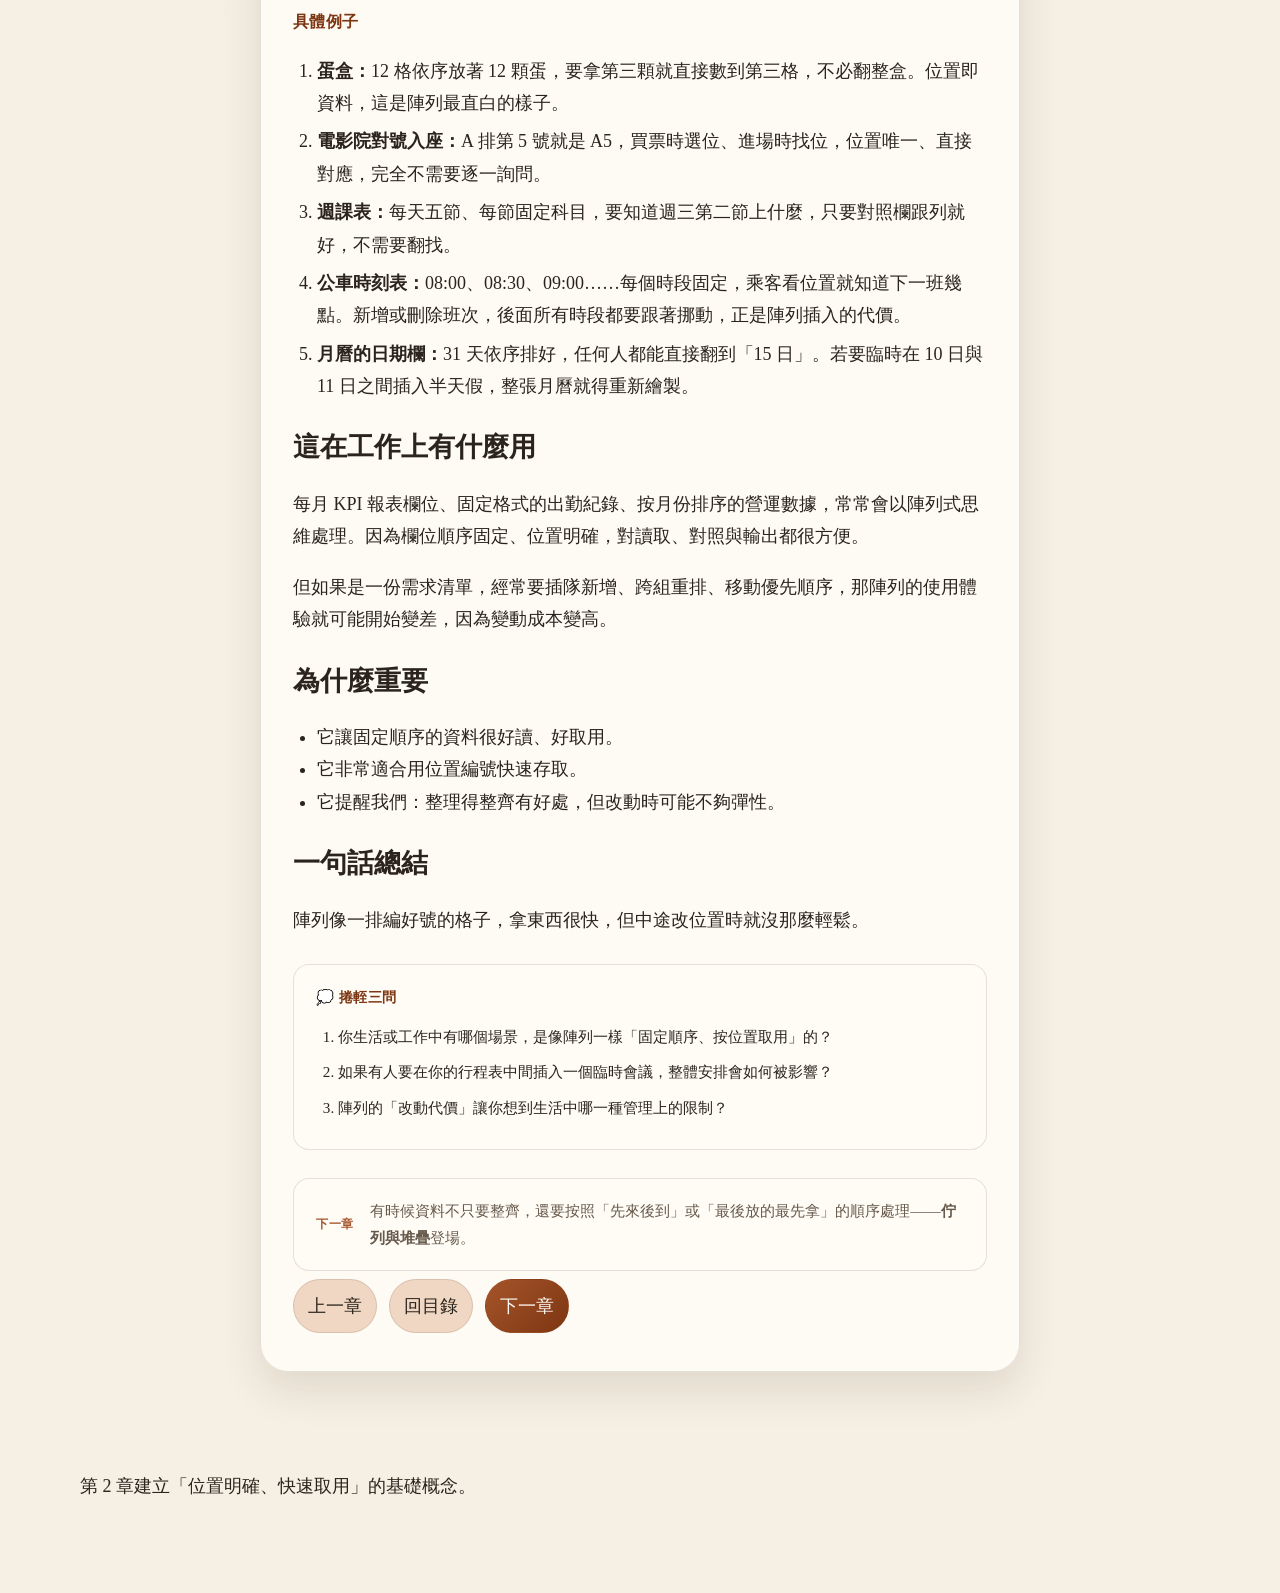
<file: chapters/ch02.html>
<!DOCTYPE html>
<html lang="zh-Hant">
<head>
  <meta charset="UTF-8">
  <meta name="viewport" content="width=device-width, initial-scale=1.0">
  <meta name="description" content="陣列是最直觀的資料結構：按位置編號排列、存取快，但插入刪除得移動整排。從蛋盒到課表，我們日常早已在用。">
  <meta property="og:title" content="第 2 章：陣列 | 資料怎麼排，事情就怎麼順">
  <meta property="og:description" content="陣列是最直觀的資料結構：按位置編號排列、存取快，但插入刪除得移動整排。">
  <meta property="og:type" content="article">
  <meta property="og:url" content="https://j945935cy.github.io/datastruct-in-life-work-book/chapters/ch02.html">
  <title>第 2 章｜陣列：把東西整整齊齊排好</title>
  <link rel="stylesheet" href="../style.css">
</head>
<body data-page="chapter" data-chapter="ch02">
  <div class="progress-bar" aria-hidden="true">
    <span id="reading-progress"></span>
  </div>
  <header class="site-header">
    <div class="brand-block">
      <p class="eyebrow">第 2 章</p>
      <a class="brand" href="../index.html">資料怎麼排，事情就怎麼順</a>
    </div>
    <nav class="top-nav" aria-label="章節導覽">
      <a href="../toc.html">目錄</a>
      <a href="../about.html">關於本書</a>
    </nav>
    <div class="reader-controls" aria-label="閱讀設定">
      <button type="button" data-action="font-down">A-</button>
      <button type="button" data-action="font-up">A+</button>
      <button type="button" data-action="toggle-theme">深色模式</button>
    </div>
  </header>

  <main class="page-shell">
    <article class="chapter-article">
      <header class="chapter-header">
        <p class="chapter-tag">第 2 章</p>
        <h1>陣列：把東西整整齊齊排好</h1>
        <p class="chapter-summary">當資料有固定順序、數量可預期，而且我們常常要依位置快速取得內容時，陣列會是一種很直觀的安排方式。</p>
        <p class="chapter-en-term">Array</p>
        <p class="reading-time">預計閱讀時間：約 5 分鐘</p>
        <div class="audience-tags" aria-label="適合讀者">
          <span class="audience-tag">行政管理</span>
          <span class="audience-tag">教育工作者</span>
        </div>
      </header>

      <section id="intro">
        <h2>本章開場</h2>
        <p>你在超商買了 12 入的蛋盒，每一顆蛋都有固定位置。要拿第 3 顆蛋，不需要翻遍整盒，只要看位置就好。這就是<dfn>陣列</dfn>最直觀的感覺：資料排成一列，而且每個位置都有編號。</p>
      </section>

      <section id="problem">
        <h2>本章要解決的問題</h2>
        <p>當資料需要固定順序、固定位置、快速用編號取出時，怎樣的結構最省力？陣列就是解這個問題的基本方法。</p>
      </section>

      <section id="concept">
        <h2>核心概念</h2>
        <p>陣列可以想成一排整齊的格子，每個格子都放一筆資料。它的優點是位置明確，所以你想找第幾個元素時，通常很快。這種結構特別適合固定順序、固定格式、需要快速用索引取值的情境。</p>
        <p>但陣列也有代價。若中間要插入新資料，後面的內容常常需要一起往後挪動；若要刪掉其中一筆，也可能需要重排。所以它適合整齊穩定的場景，不一定適合頻繁插入與調整的場景。</p>

        <figure class="chapter-figure">
          <svg viewBox="0 0 520 175" xmlns="http://www.w3.org/2000/svg" aria-labelledby="ch02-fig-title" role="img">
            <title id="ch02-fig-title">陣列示意圖：固定索引與插入代價</title>
            <text x="260" y="18" text-anchor="middle" font-size="11" fill="var(--muted)">陣列：每格有固定索引，直接存取快速；但插入新元素，後方需整批位移</text>
            <!-- cell 0 -->
            <rect x="18" y="38" width="80" height="52" rx="6" fill="var(--accent-soft)" stroke="var(--accent)" stroke-width="2"/>
            <text x="58" y="62" text-anchor="middle" font-size="16" font-weight="700" fill="var(--text)">A</text>
            <text x="58" y="80" text-anchor="middle" font-size="10" fill="var(--muted)">[0]</text>
            <!-- cell 1 -->
            <rect x="104" y="38" width="80" height="52" rx="6" fill="var(--accent-soft)" stroke="var(--accent)" stroke-width="2"/>
            <text x="144" y="62" text-anchor="middle" font-size="16" font-weight="700" fill="var(--text)">B</text>
            <text x="144" y="80" text-anchor="middle" font-size="10" fill="var(--muted)">[1]</text>
            <!-- insert indicator -->
            <line x1="192" y1="32" x2="192" y2="98" stroke="var(--accent-strong)" stroke-width="2" stroke-dasharray="4 3"/>
            <text x="192" y="28" text-anchor="middle" font-size="9" fill="var(--accent-strong)">插入</text>
            <!-- cell X: new item (highlighted) -->
            <rect x="198" y="38" width="80" height="52" rx="6" fill="var(--accent)" stroke="var(--accent-strong)" stroke-width="2.5"/>
            <text x="238" y="62" text-anchor="middle" font-size="16" font-weight="700" fill="white">X</text>
            <text x="238" y="80" text-anchor="middle" font-size="10" fill="white">[2] 新增</text>
            <!-- shift arrow -->
            <text x="292" y="68" text-anchor="middle" font-size="18" fill="var(--accent)">→</text>
            <!-- cell C: shifted -->
            <rect x="306" y="38" width="80" height="52" rx="6" fill="var(--accent-soft)" stroke="var(--accent)" stroke-width="2" opacity="0.7"/>
            <text x="346" y="62" text-anchor="middle" font-size="16" font-weight="700" fill="var(--text)">C</text>
            <text x="346" y="80" text-anchor="middle" font-size="10" fill="var(--muted)">[3] 後移</text>
            <!-- cell D: shifted further -->
            <rect x="396" y="38" width="80" height="52" rx="6" fill="var(--accent-soft)" stroke="var(--accent)" stroke-width="1.5" opacity="0.5" stroke-dasharray="5 3"/>
            <text x="436" y="62" text-anchor="middle" font-size="16" font-weight="700" fill="var(--muted)">D</text>
            <text x="436" y="80" text-anchor="middle" font-size="10" fill="var(--muted)">[4] 後移</text>
            <!-- annotation labels -->
            <text x="58"  y="114" text-anchor="middle" font-size="10" fill="var(--text)">取 [0] → 立即</text>
            <text x="238" y="114" text-anchor="middle" font-size="10" fill="var(--accent-strong)">插入 → 後方全移</text>
            <text x="260" y="158" text-anchor="middle" font-size="11" fill="var(--muted)">C 原在 [2]、D 原在 [3]，插入 X 後各自往後一格——這就是陣列的插入代價</text>
          </svg>
          <figcaption>陣列示意：用索引直接取值非常快，但在中間插入新元素時，後方所有元素都需要往後移動一格</figcaption>
        </figure>
      </section>

      <section id="life">
        <h2>這在生活中像什麼</h2>
        <p>電影院的座位編號、每週課表的時段欄位、月份日曆的日期排列，都是很像陣列的安排方式。每個位置都有明確意義，大家會先找位置，再找內容。</p>
        <p>如果你的待辦清單只是今天固定要做的五件事，也可以很像陣列：第一件先做什麼，第二件再做什麼，一目了然。</p>
        <h3>具體例子</h3>
        <ol>
          <li><strong>蛋盒：</strong>12 格依序放著 12 顆蛋，要拿第三顆就直接數到第三格，不必翻整盒。位置即資料，這是陣列最直白的樣子。</li>
          <li><strong>電影院對號入座：</strong>A 排第 5 號就是 A5，買票時選位、進場時找位，位置唯一、直接對應，完全不需要逐一詢問。</li>
          <li><strong>週課表：</strong>每天五節、每節固定科目，要知道週三第二節上什麼，只要對照欄跟列就好，不需要翻找。</li>
          <li><strong>公車時刻表：</strong>08:00、08:30、09:00……每個時段固定，乘客看位置就知道下一班幾點。新增或刪除班次，後面所有時段都要跟著挪動，正是陣列插入的代價。</li>
          <li><strong>月曆的日期欄：</strong>31 天依序排好，任何人都能直接翻到「15 日」。若要臨時在 10 日與 11 日之間插入半天假，整張月曆就得重新繪製。</li>
        </ol>
      </section>

      <section id="work">
        <h2>這在工作上有什麼用</h2>
        <p>每月 KPI 報表欄位、固定格式的出勤紀錄、按月份排序的營運數據，常常會以陣列式思維處理。因為欄位順序固定、位置明確，對讀取、對照與輸出都很方便。</p>
        <p>但如果是一份需求清單，經常要插隊新增、跨組重排、移動優先順序，那陣列的使用體驗就可能開始變差，因為變動成本變高。</p>
      </section>

      <section>
        <h2>為什麼重要</h2>
        <ul>
          <li>它讓固定順序的資料很好讀、好取用。</li>
          <li>它非常適合用位置編號快速存取。</li>
          <li>它提醒我們：整理得整齊有好處，但改動時可能不夠彈性。</li>
        </ul>
      </section>

      <section id="summary">
        <h2>一句話總結</h2>
        <p>陣列像一排編好號的格子，拿東西很快，但中途改位置時就沒那麼輕鬆。</p>
      </section>

      <div class="review-questions">
        <h3>💭 捲輊三問</h3>
        <ol>
          <li>你生活或工作中有哪個場景，是像陣列一樣「固定順序、按位置取用」的？</li>
          <li>如果有人要在你的行程表中間插入一個臨時會議，整體安排會如何被影響？</li>
          <li>陣列的「改動代價」讓你想到生活中哪一種管理上的限制？</li>
        </ol>
      </div>

      <div class="next-chapter-preview">
        <span class="ncp-label">下一章</span>
        <p>有時候資料不只要整齊，還要按照「先來後到」或「最後放的最先拿」的順序處理——<strong>佇列與堆疊</strong>登場。</p>
      </div>

      <nav class="chapter-nav" aria-label="章節導覽">
        <a class="button secondary" href="ch01.html">上一章</a>
        <a class="button secondary" href="../toc.html">回目錄</a>
        <a class="button primary" href="ch03.html">下一章</a>
      </nav>
    </article>
  </main>

  <footer class="site-footer">
    <p>第 2 章建立「位置明確、快速取用」的基礎概念。</p>
  </footer>

  <button id="back-to-top" class="back-to-top" type="button" aria-label="回到頁面頂端">↑</button>
  <script src="../script.js"></script>
</body>
</html>
</file>
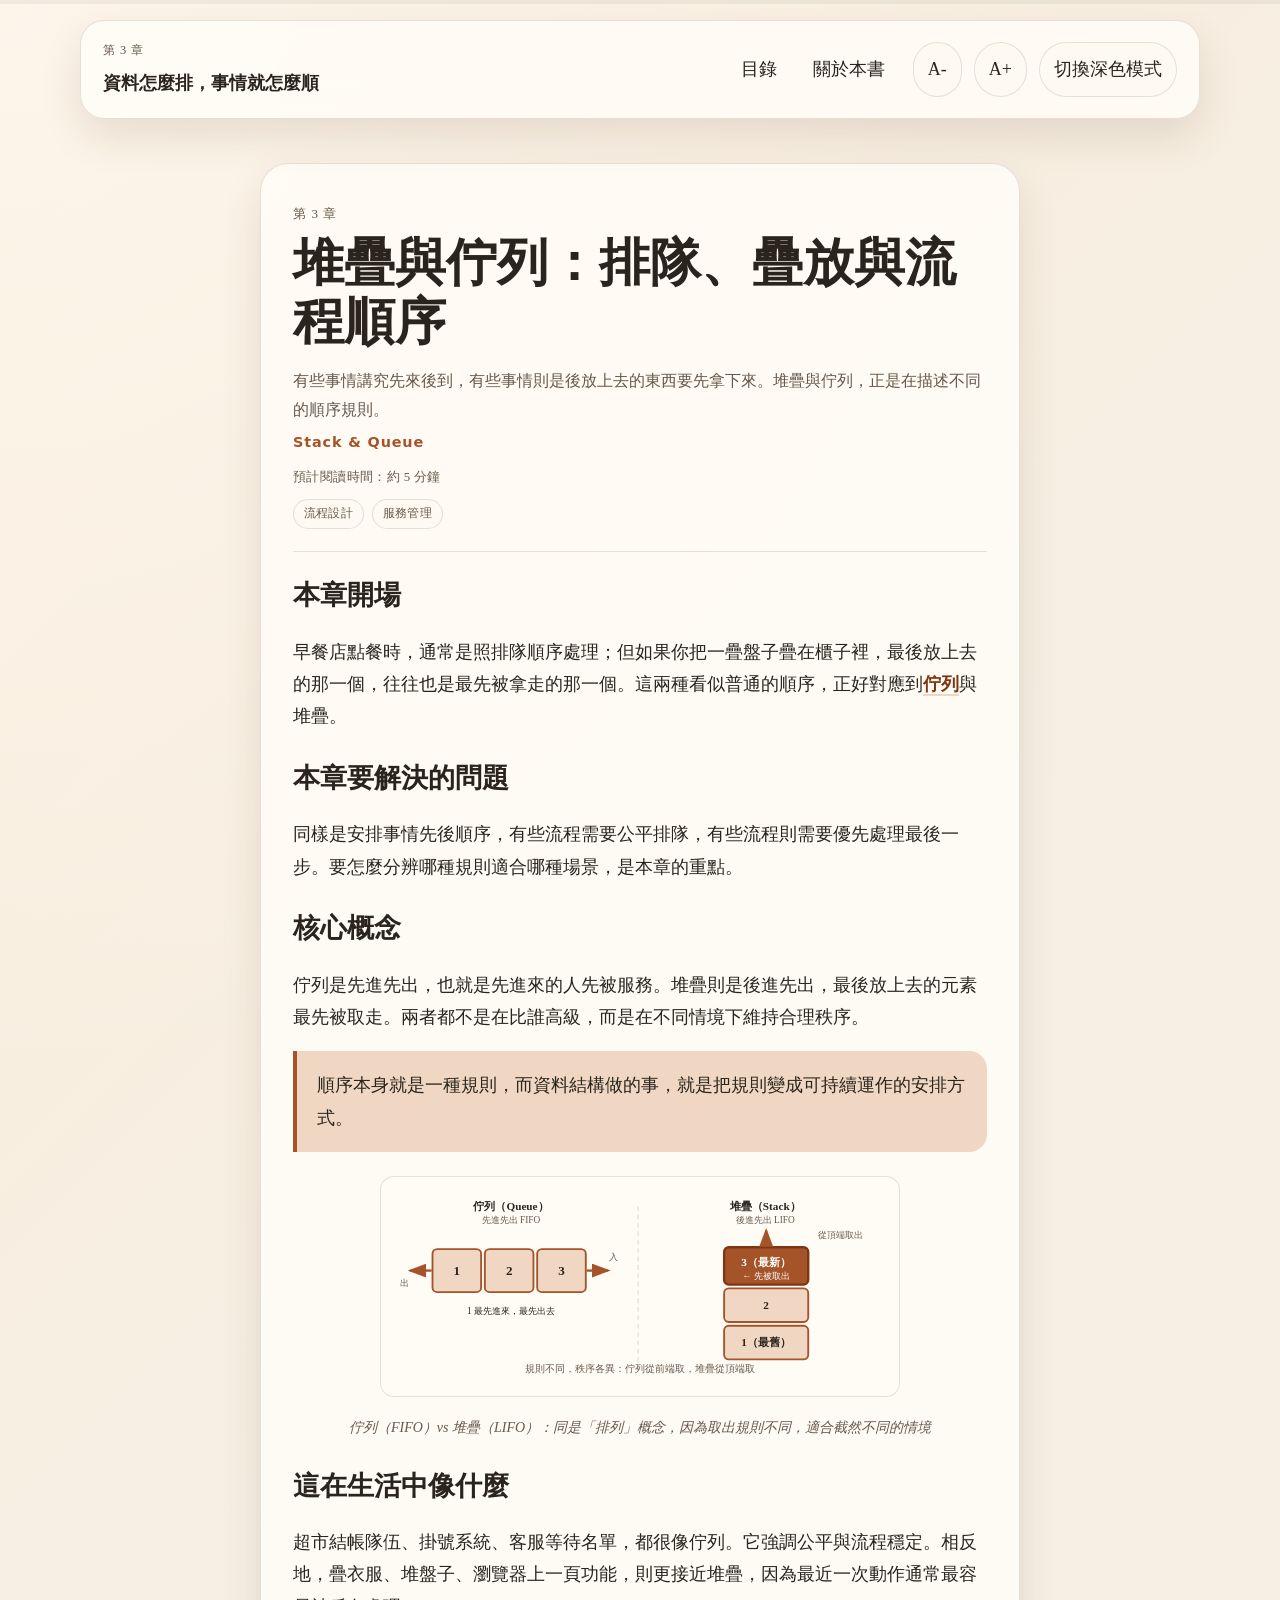
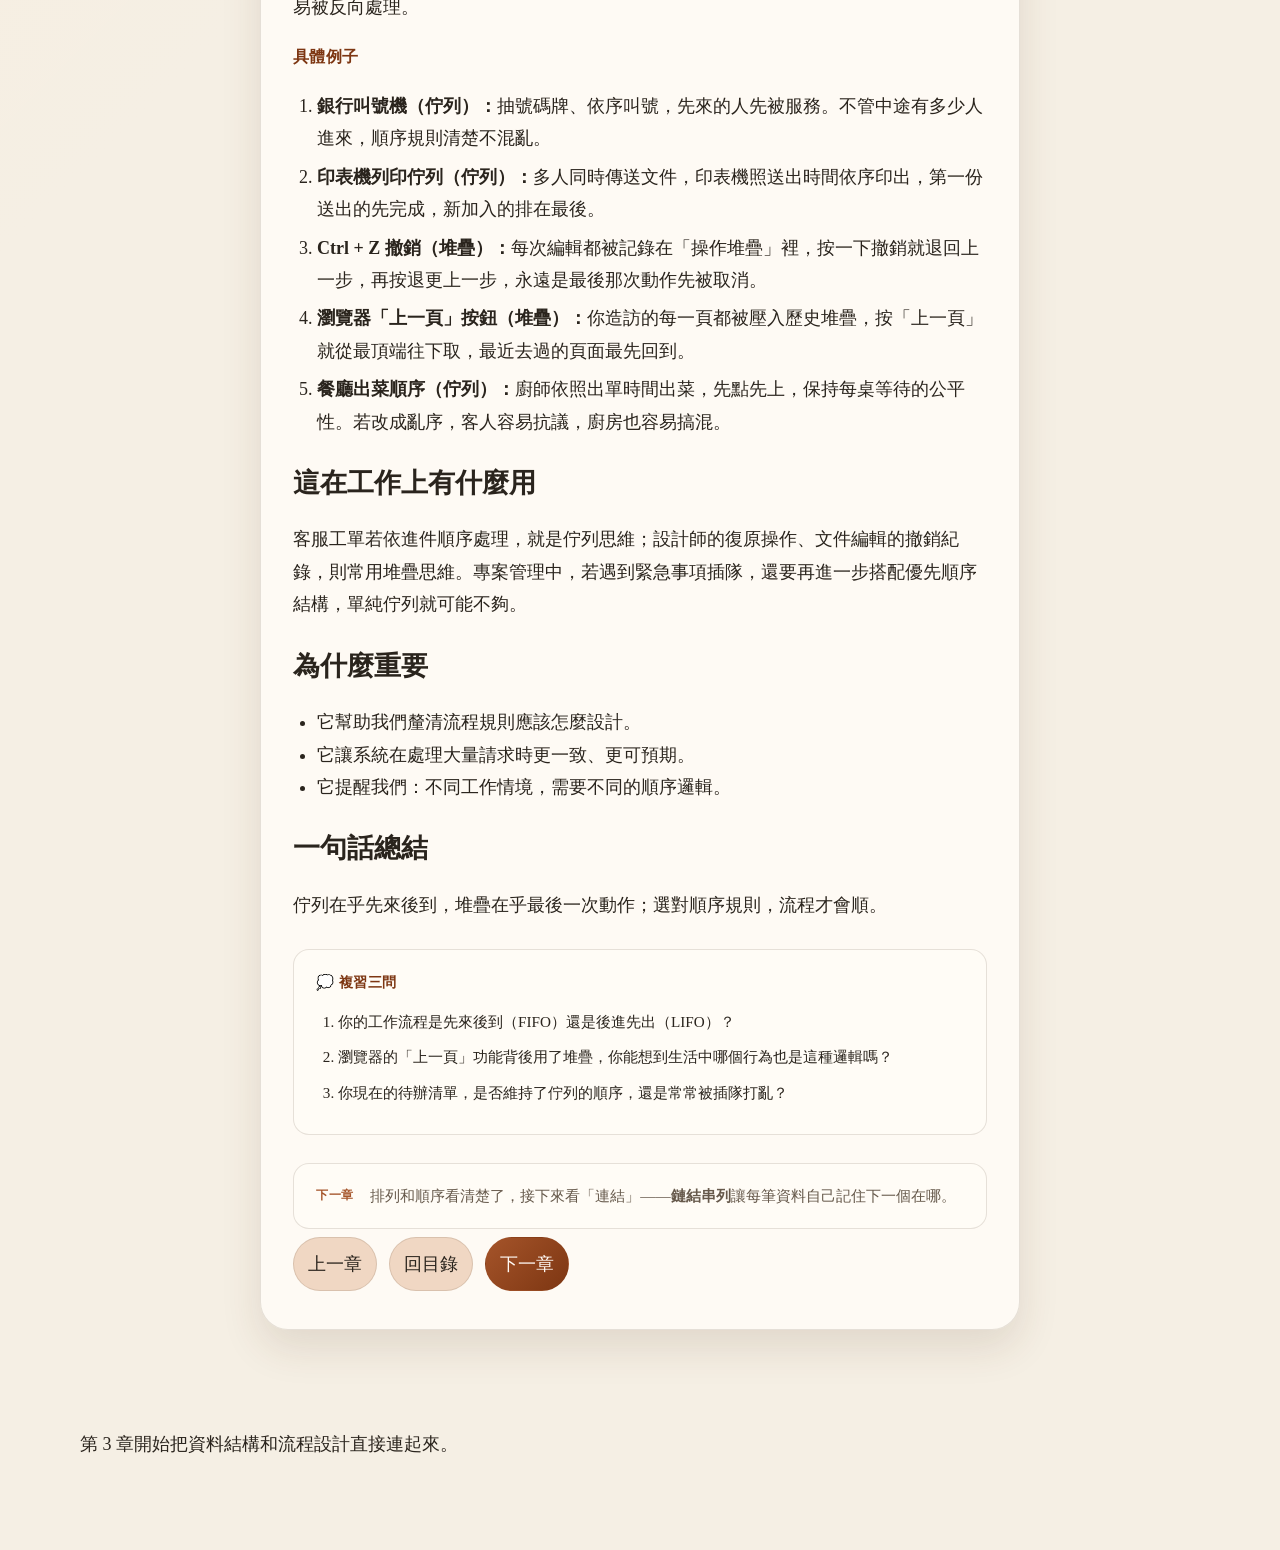
<file: chapters/ch03.html>
<!DOCTYPE html>
<html lang="zh-Hant">
<head>
  <meta charset="UTF-8">
  <meta name="viewport" content="width=device-width, initial-scale=1.0">
  <title>第 3 章｜堆疊與佇列：排隊、疊放與流程順序</title>
  <meta property="og:title" content="第 3 章｜堆疊與佇列：排隊、疊放與流程順序">
  <meta property="og:description" content="有些事情講究先來後到，有些事情則是後放上去的東西要先拿下來。堆疊與佇列，正是在描述不同的順序規則。">
  <meta property="og:type" content="article">
  <meta property="og:url" content="https://j945935cy.github.io/datastruct-in-life-work-book/chapters/ch03.html">
  <link rel="stylesheet" href="../style.css">
</head>
<body data-page="chapter" data-chapter="ch03">
  <div class="progress-bar" aria-hidden="true">
    <span id="reading-progress"></span>
  </div>
  <header class="site-header">
    <div class="brand-block">
      <p class="eyebrow">第 3 章</p>
      <a class="brand" href="../index.html">資料怎麼排，事情就怎麼順</a>
    </div>
    <nav class="top-nav" aria-label="章節導覽">
      <a href="../toc.html">目錄</a>
      <a href="../about.html">關於本書</a>
    </nav>
    <div class="reader-controls" aria-label="閱讀設定">
      <button type="button" data-action="font-down">A-</button>
      <button type="button" data-action="font-up">A+</button>
      <button type="button" data-action="toggle-theme">深色模式</button>
    </div>
  </header>

  <main class="page-shell">
    <article class="chapter-article">
      <header class="chapter-header">
        <p class="chapter-tag">第 3 章</p>
        <h1>堆疊與佇列：排隊、疊放與流程順序</h1>
        <p class="chapter-summary">有些事情講究先來後到，有些事情則是後放上去的東西要先拿下來。堆疊與佇列，正是在描述不同的順序規則。</p>
        <p class="chapter-en-term">Stack &amp; Queue</p>
        <p class="reading-time">預計閱讀時間：約 5 分鐘</p>
        <div class="audience-tags" aria-label="適合讀者">
          <span class="audience-tag">流程設計</span>
          <span class="audience-tag">服務管理</span>
        </div>
      </header>

      <section id="intro">
        <h2>本章開場</h2>
        <p>早餐店點餐時，通常是照排隊順序處理；但如果你把一疊盤子疊在櫃子裡，最後放上去的那一個，往往也是最先被拿走的那一個。這兩種看似普通的順序，正好對應到<dfn>佇列</dfn>與堆疊。</p>
      </section>

      <section id="problem">
        <h2>本章要解決的問題</h2>
        <p>同樣是安排事情先後順序，有些流程需要公平排隊，有些流程則需要優先處理最後一步。要怎麼分辨哪種規則適合哪種場景，是本章的重點。</p>
      </section>

      <section id="concept">
        <h2>核心概念</h2>
        <p>佇列是先進先出，也就是先進來的人先被服務。堆疊則是後進先出，最後放上去的元素最先被取走。兩者都不是在比誰高級，而是在不同情境下維持合理秩序。</p>
        <blockquote>順序本身就是一種規則，而資料結構做的事，就是把規則變成可持續運作的安排方式。</blockquote>

        <figure class="chapter-figure">
          <svg viewBox="0 0 520 200" xmlns="http://www.w3.org/2000/svg" aria-labelledby="ch03-fig-title" role="img">
            <title id="ch03-fig-title">佇列與堆疊示意圖</title>
            <defs>
              <marker id="ch03-arr" markerWidth="8" markerHeight="6" refX="7" refY="3" orient="auto">
                <polygon points="0 0, 8 3, 0 6" fill="var(--accent)"/>
              </marker>
            </defs>
            <!-- Left: Queue -->
            <text x="122" y="18" text-anchor="middle" font-size="12" font-weight="700" fill="var(--text)">佇列（Queue）</text>
            <text x="122" y="32" text-anchor="middle" font-size="10" fill="var(--muted)">先進先出 FIFO</text>
            <rect x="38"  y="60" width="52" height="46" rx="5" fill="var(--accent-soft)" stroke="var(--accent)" stroke-width="2"/>
            <text x="64"  y="88" text-anchor="middle" font-size="14" font-weight="700" fill="var(--text)">1</text>
            <rect x="94"  y="60" width="52" height="46" rx="5" fill="var(--accent-soft)" stroke="var(--accent)" stroke-width="2"/>
            <text x="120" y="88" text-anchor="middle" font-size="14" font-weight="700" fill="var(--text)">2</text>
            <rect x="150" y="60" width="52" height="46" rx="5" fill="var(--accent-soft)" stroke="var(--accent)" stroke-width="2"/>
            <text x="176" y="88" text-anchor="middle" font-size="14" font-weight="700" fill="var(--text)">3</text>
            <!-- OUT arrow left -->
            <line x1="37" y1="83" x2="14" y2="83" stroke="var(--accent)" stroke-width="2.5" marker-end="url(#ch03-arr)"/>
            <text x="8"  y="100" text-anchor="middle" font-size="10" fill="var(--muted)">出</text>
            <!-- IN arrow right -->
            <line x1="203" y1="83" x2="226" y2="83" stroke="var(--accent)" stroke-width="2.5" marker-end="url(#ch03-arr)"/>
            <text x="232" y="72" text-anchor="middle" font-size="10" fill="var(--muted)">入</text>
            <text x="122" y="130" text-anchor="middle" font-size="10" fill="var(--text)">1 最先進來，最先出去</text>
            <!-- divider -->
            <line x1="258" y1="14" x2="258" y2="190" stroke="var(--line)" stroke-width="1.5" stroke-dasharray="5 4"/>
            <!-- Right: Stack -->
            <text x="394" y="18" text-anchor="middle" font-size="12" font-weight="700" fill="var(--text)">堆疊（Stack）</text>
            <text x="394" y="32" text-anchor="middle" font-size="10" fill="var(--muted)">後進先出 LIFO</text>
            <!-- stack items (bottom = oldest) -->
            <rect x="350" y="142" width="90" height="36" rx="5" fill="var(--accent-soft)" stroke="var(--accent)" stroke-width="2"/>
            <text x="395" y="164" text-anchor="middle" font-size="12" font-weight="700" fill="var(--text)">1（最舊）</text>
            <rect x="350" y="102" width="90" height="36" rx="5" fill="var(--accent-soft)" stroke="var(--accent)" stroke-width="2"/>
            <text x="395" y="124" text-anchor="middle" font-size="12" font-weight="700" fill="var(--text)">2</text>
            <rect x="350" y="58"  width="90" height="40" rx="5" fill="var(--accent)" stroke="var(--accent-strong)" stroke-width="2.5"/>
            <text x="395" y="78"  text-anchor="middle" font-size="12" font-weight="700" fill="white">3（最新）</text>
            <text x="395" y="92"  text-anchor="middle" font-size="10" fill="white">← 先被取出</text>
            <!-- UP arrow from top -->
            <line x1="395" y1="56" x2="395" y2="40" stroke="var(--accent)" stroke-width="2.5" marker-end="url(#ch03-arr)"/>
            <text x="450" y="48" text-anchor="start" font-size="10" fill="var(--muted)">從頂端取出</text>
            <!-- caption -->
            <text x="260" y="192" text-anchor="middle" font-size="11" fill="var(--muted)">規則不同，秩序各異：佇列從前端取，堆疊從頂端取</text>
          </svg>
          <figcaption>佇列（FIFO）vs 堆疊（LIFO）：同是「排列」概念，因為取出規則不同，適合截然不同的情境</figcaption>
        </figure>
      </section>

      <section id="life">
        <h2>這在生活中像什麼</h2>
        <p>超市結帳隊伍、掛號系統、客服等待名單，都很像佇列。它強調公平與流程穩定。相反地，疊衣服、堆盤子、瀏覽器上一頁功能，則更接近堆疊，因為最近一次動作通常最容易被反向處理。</p>
        <h3>具體例子</h3>
        <ol>
          <li><strong>銀行叫號機（佇列）：</strong>抽號碼牌、依序叫號，先來的人先被服務。不管中途有多少人進來，順序規則清楚不混亂。</li>
          <li><strong>印表機列印佇列（佇列）：</strong>多人同時傳送文件，印表機照送出時間依序印出，第一份送出的先完成，新加入的排在最後。</li>
          <li><strong>Ctrl + Z 撤銷（堆疊）：</strong>每次編輯都被記錄在「操作堆疊」裡，按一下撤銷就退回上一步，再按退更上一步，永遠是最後那次動作先被取消。</li>
          <li><strong>瀏覽器「上一頁」按鈕（堆疊）：</strong>你造訪的每一頁都被壓入歷史堆疊，按「上一頁」就從最頂端往下取，最近去過的頁面最先回到。</li>
          <li><strong>餐廳出菜順序（佇列）：</strong>廚師依照出單時間出菜，先點先上，保持每桌等待的公平性。若改成亂序，客人容易抗議，廚房也容易搞混。</li>
        </ol>
      </section>

      <section id="work">
        <h2>這在工作上有什麼用</h2>
        <p>客服工單若依進件順序處理，就是佇列思維；設計師的復原操作、文件編輯的撤銷紀錄，則常用堆疊思維。專案管理中，若遇到緊急事項插隊，還要再進一步搭配優先順序結構，單純佇列就可能不夠。</p>
      </section>

      <section>
        <h2>為什麼重要</h2>
        <ul>
          <li>它幫助我們釐清流程規則應該怎麼設計。</li>
          <li>它讓系統在處理大量請求時更一致、更可預期。</li>
          <li>它提醒我們：不同工作情境，需要不同的順序邏輯。</li>
        </ul>
      </section>

      <section id="summary">
        <h2>一句話總結</h2>
        <p>佇列在乎先來後到，堆疊在乎最後一次動作；選對順序規則，流程才會順。</p>
      </section>

      <div class="review-questions">
        <h3>💭 複習三問</h3>
        <ol>
          <li>你的工作流程是先來後到（FIFO）還是後進先出（LIFO）？</li>
          <li>瀏覽器的「上一頁」功能背後用了堆疊，你能想到生活中哪個行為也是這種邏輯嗎？</li>
          <li>你現在的待辦清單，是否維持了佇列的順序，還是常常被插隊打亂？</li>
        </ol>
      </div>

      <div class="next-chapter-preview">
        <span class="ncp-label">下一章</span>
        <p>排列和順序看清楚了，接下來看「連結」——<strong>鏈結串列</strong>讓每筆資料自己記住下一個在哪。</p>
      </div>

      <nav class="chapter-nav" aria-label="章節導覽">
        <a class="button secondary" href="ch02.html">上一章</a>
        <a class="button secondary" href="../toc.html">回目錄</a>
        <a class="button primary" href="ch04.html">下一章</a>
      </nav>
    </article>
  </main>

  <footer class="site-footer">
    <p>第 3 章開始把資料結構和流程設計直接連起來。</p>
  </footer>

  <button id="back-to-top" class="back-to-top" type="button" aria-label="回到頁面頂端">↑</button>
  <script src="../script.js"></script>
</body>
</html>
</file>
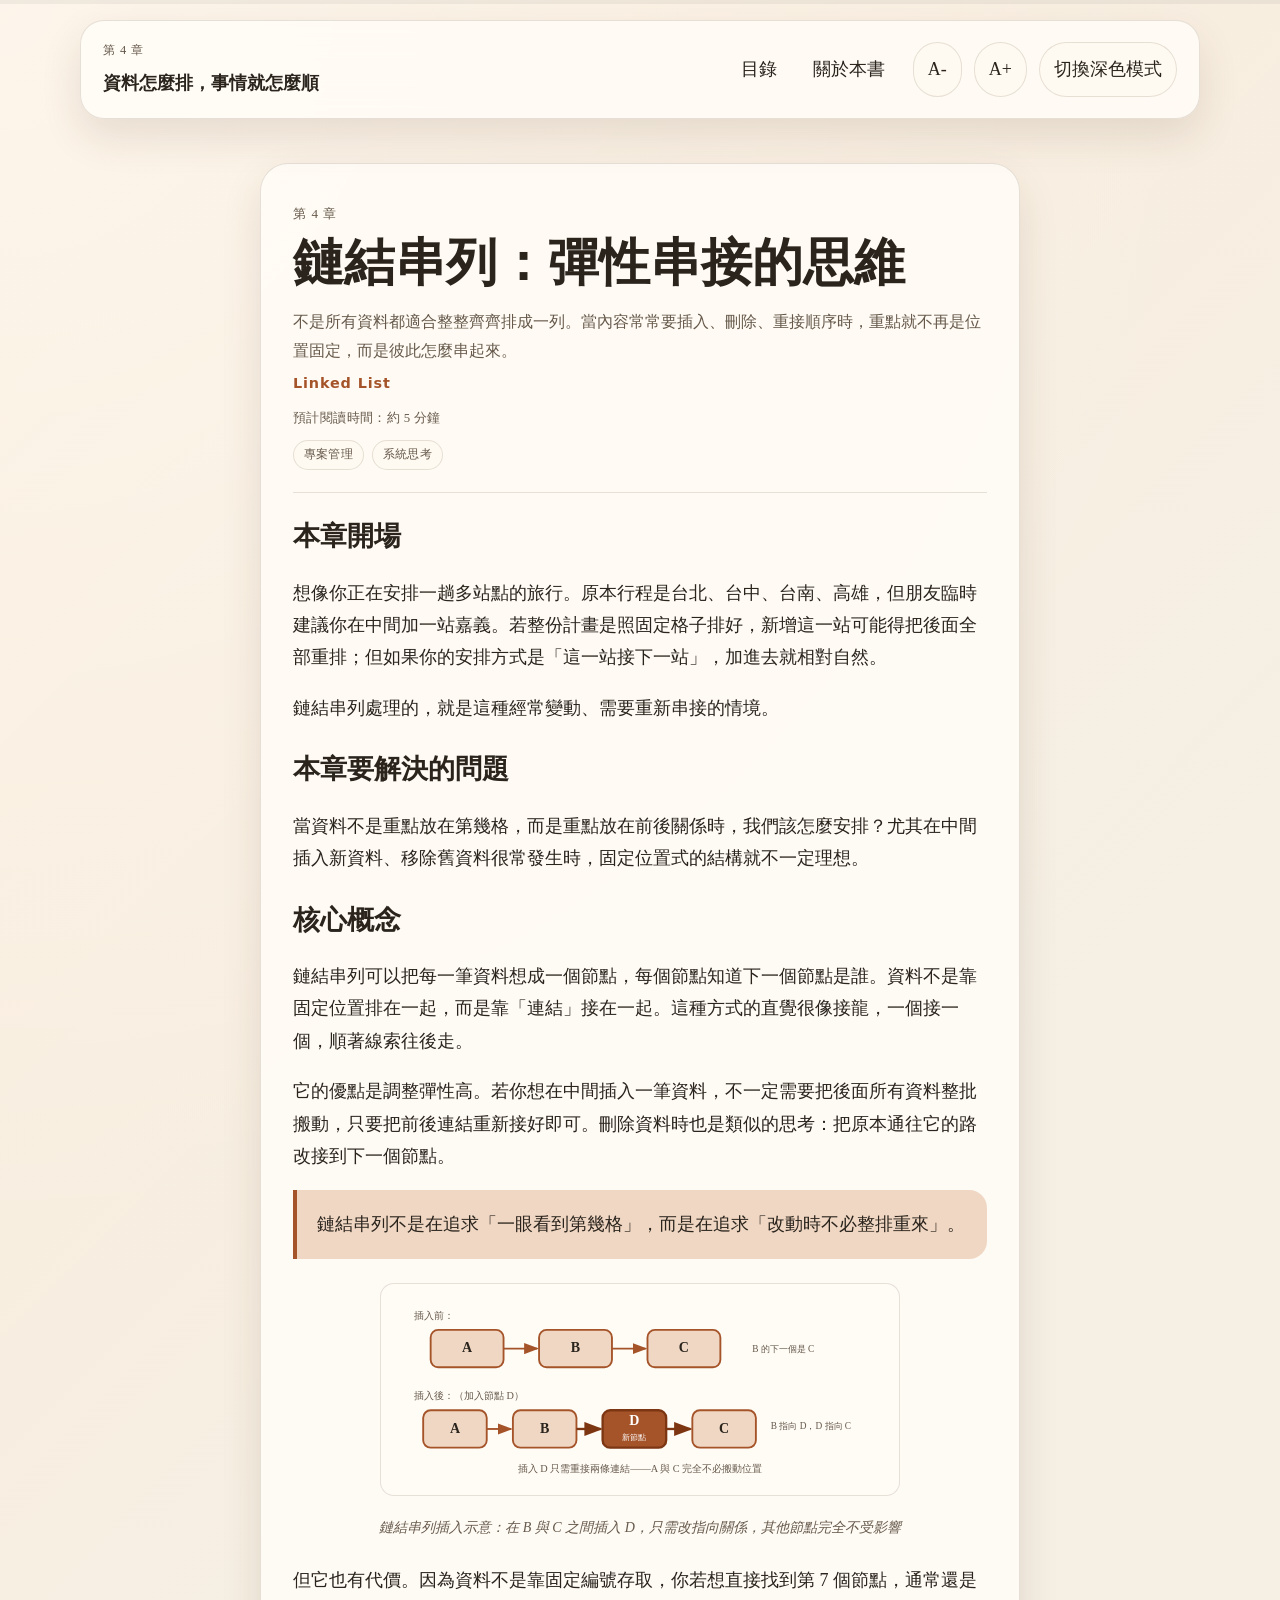
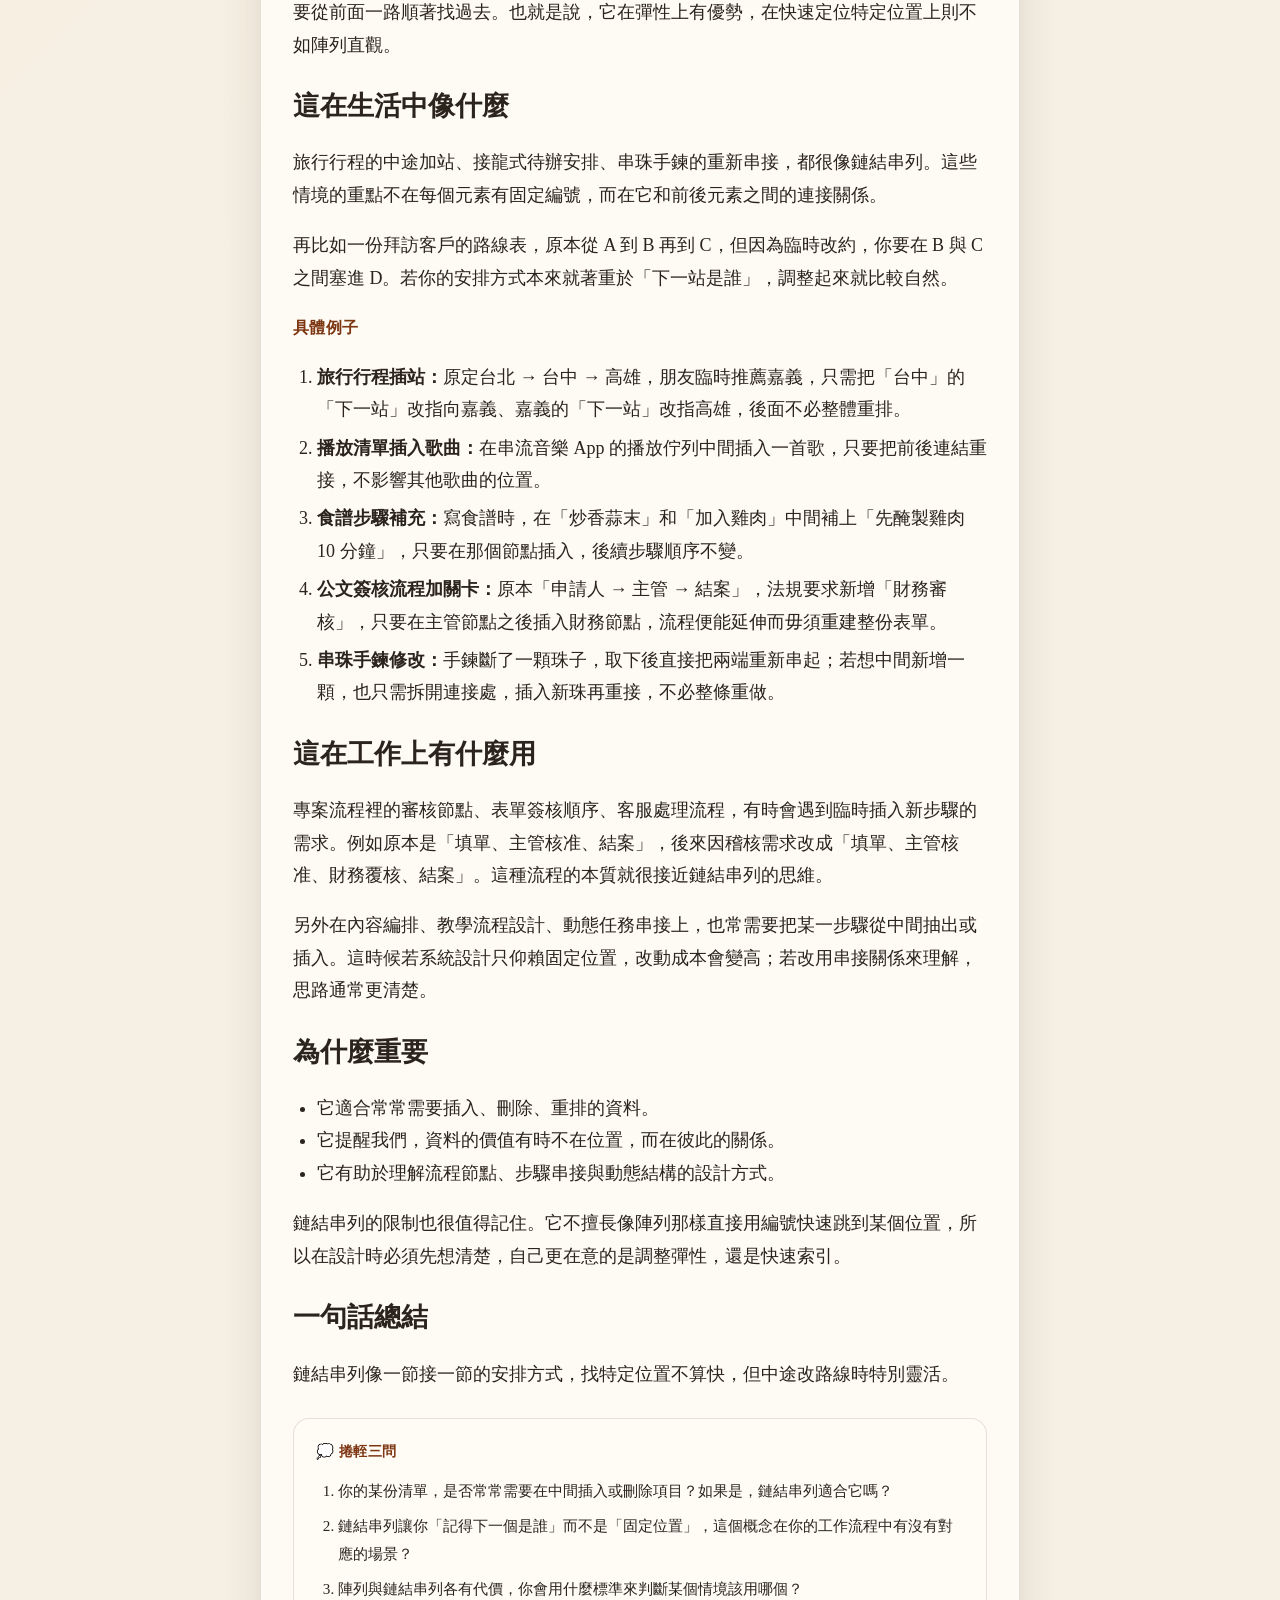
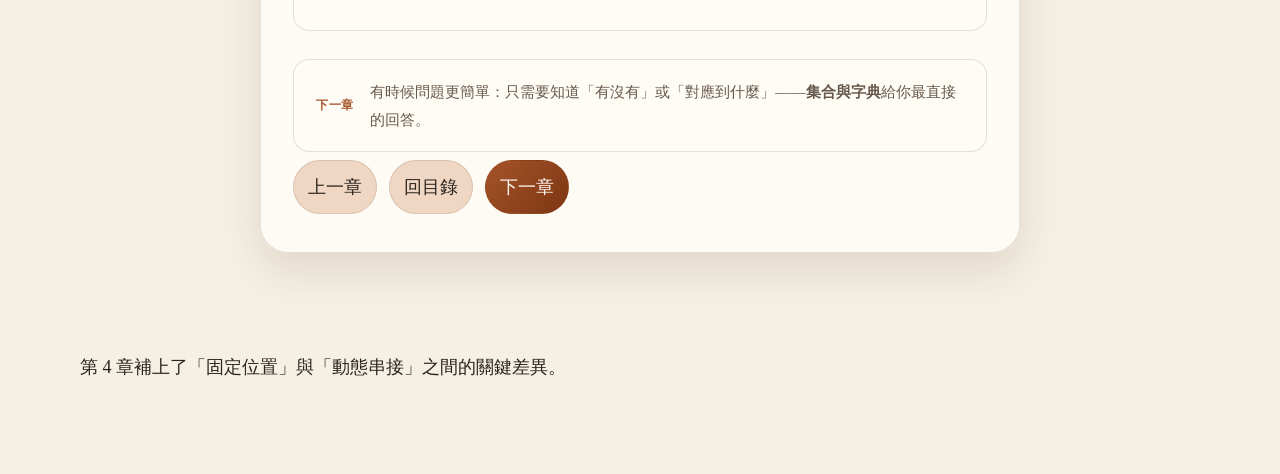
<file: chapters/ch04.html>
<!DOCTYPE html>
<html lang="zh-Hant">
<head>
  <meta charset="UTF-8">
  <meta name="viewport" content="width=device-width, initial-scale=1.0">
  <title>第 4 章｜鏈結串列：彈性串接的思維</title>
  <meta property="og:title" content="第 4 章｜鏈結串列：彈性串接的思維">
  <meta property="og:description" content="陣列需要事先訂位，鏈結串列然後不同：每筆資料自己記得下一筆在哪，彈性席次給了資料更多自由。">
  <meta property="og:type" content="article">
  <meta property="og:url" content="https://j945935cy.github.io/datastruct-in-life-work-book/chapters/ch04.html">
  <link rel="stylesheet" href="../style.css">
</head>
<body data-page="chapter" data-chapter="ch04">
  <div class="progress-bar" aria-hidden="true">
    <span id="reading-progress"></span>
  </div>
  <header class="site-header">
    <div class="brand-block">
      <p class="eyebrow">第 4 章</p>
      <a class="brand" href="../index.html">資料怎麼排，事情就怎麼順</a>
    </div>
    <nav class="top-nav" aria-label="章節導覽">
      <a href="../toc.html">目錄</a>
      <a href="../about.html">關於本書</a>
    </nav>
    <div class="reader-controls" aria-label="閱讀設定">
      <button type="button" data-action="font-down">A-</button>
      <button type="button" data-action="font-up">A+</button>
      <button type="button" data-action="toggle-theme">深色模式</button>
    </div>
  </header>
  <main class="page-shell">
    <article class="chapter-article">
      <header class="chapter-header">
        <p class="chapter-tag">第 4 章</p>
        <h1>鏈結串列：彈性串接的思維</h1>
        <p class="chapter-summary">不是所有資料都適合整整齊齊排成一列。當內容常常要插入、刪除、重接順序時，重點就不再是位置固定，而是彼此怎麼串起來。</p>
        <p class="chapter-en-term">Linked List</p>
        <p class="reading-time">預計閱讀時間：約 5 分鐘</p>
        <div class="audience-tags" aria-label="適合讀者">
          <span class="audience-tag">專案管理</span>
          <span class="audience-tag">系統思考</span>
        </div>
      </header>

      <section id="intro">
        <h2>本章開場</h2>
        <p>想像你正在安排一趟多站點的旅行。原本行程是台北、台中、台南、高雄，但朋友臨時建議你在中間加一站嘉義。若整份計畫是照固定格子排好，新增這一站可能得把後面全部重排；但如果你的安排方式是「這一站接下一站」，加進去就相對自然。</p>
        <p>鏈結串列處理的，就是這種經常變動、需要重新串接的情境。</p>
      </section>

      <section id="problem">
        <h2>本章要解決的問題</h2>
        <p>當資料不是重點放在第幾格，而是重點放在前後關係時，我們該怎麼安排？尤其在中間插入新資料、移除舊資料很常發生時，固定位置式的結構就不一定理想。</p>
      </section>

      <section id="concept">
        <h2>核心概念</h2>
        <p>鏈結串列可以把每一筆資料想成一個節點，每個節點知道下一個節點是誰。資料不是靠固定位置排在一起，而是靠「連結」接在一起。這種方式的直覺很像接龍，一個接一個，順著線索往後走。</p>
        <p>它的優點是調整彈性高。若你想在中間插入一筆資料，不一定需要把後面所有資料整批搬動，只要把前後連結重新接好即可。刪除資料時也是類似的思考：把原本通往它的路改接到下一個節點。</p>
        <blockquote>鏈結串列不是在追求「一眼看到第幾格」，而是在追求「改動時不必整排重來」。</blockquote>

        <figure class="chapter-figure">
          <svg viewBox="0 0 520 192" xmlns="http://www.w3.org/2000/svg" aria-labelledby="ch04-fig-title" role="img">
            <title id="ch04-fig-title">鏈結串列插入節點示意</title>
            <defs>
              <marker id="ch04-arr" markerWidth="8" markerHeight="6" refX="7" refY="3" orient="auto">
                <polygon points="0 0, 8 3, 0 6" fill="var(--accent)"/>
              </marker>
              <marker id="ch04-arr-new" markerWidth="8" markerHeight="6" refX="7" refY="3" orient="auto">
                <polygon points="0 0, 8 3, 0 6" fill="var(--accent-strong)"/>
              </marker>
            </defs>
            <!-- Before label -->
            <text x="18" y="20" font-size="11" fill="var(--muted)">插入前：</text>
            <!-- nodes A B C -->
            <rect x="36"  y="32" width="78" height="40" rx="8" fill="var(--accent-soft)" stroke="var(--accent)" stroke-width="2"/>
            <text x="75"  y="56" text-anchor="middle" font-size="15" font-weight="700" fill="var(--text)">A</text>
            <line x1="114" y1="52" x2="150" y2="52" stroke="var(--accent)" stroke-width="2" marker-end="url(#ch04-arr)"/>
            <rect x="152" y="32" width="78" height="40" rx="8" fill="var(--accent-soft)" stroke="var(--accent)" stroke-width="2"/>
            <text x="191" y="56" text-anchor="middle" font-size="15" font-weight="700" fill="var(--text)">B</text>
            <line x1="230" y1="52" x2="266" y2="52" stroke="var(--accent)" stroke-width="2" marker-end="url(#ch04-arr)"/>
            <rect x="268" y="32" width="78" height="40" rx="8" fill="var(--accent-soft)" stroke="var(--accent)" stroke-width="2"/>
            <text x="307" y="56" text-anchor="middle" font-size="15" font-weight="700" fill="var(--text)">C</text>
            <text x="380" y="56" text-anchor="start" font-size="10" fill="var(--muted)">B 的下一個是 C</text>
            <!-- After label -->
            <text x="18" y="106" font-size="11" fill="var(--muted)">插入後：（加入節點 D）</text>
            <!-- nodes A B D C -->
            <rect x="28"  y="118" width="68" height="40" rx="8" fill="var(--accent-soft)" stroke="var(--accent)" stroke-width="2"/>
            <text x="62"  y="142" text-anchor="middle" font-size="15" font-weight="700" fill="var(--text)">A</text>
            <line x1="96"  y1="138" x2="122" y2="138" stroke="var(--accent)" stroke-width="2" marker-end="url(#ch04-arr)"/>
            <rect x="124" y="118" width="68" height="40" rx="8" fill="var(--accent-soft)" stroke="var(--accent)" stroke-width="2"/>
            <text x="158" y="142" text-anchor="middle" font-size="15" font-weight="700" fill="var(--text)">B</text>
            <line x1="192" y1="138" x2="218" y2="138" stroke="var(--accent-strong)" stroke-width="2.5" marker-end="url(#ch04-arr-new)"/>
            <!-- D: new node highlighted -->
            <rect x="220" y="118" width="68" height="40" rx="8" fill="var(--accent)" stroke="var(--accent-strong)" stroke-width="2.5"/>
            <text x="254" y="134" text-anchor="middle" font-size="15" font-weight="700" fill="white">D</text>
            <text x="254" y="150" text-anchor="middle" font-size="9" fill="white">新節點</text>
            <line x1="288" y1="138" x2="314" y2="138" stroke="var(--accent-strong)" stroke-width="2.5" marker-end="url(#ch04-arr-new)"/>
            <rect x="316" y="118" width="68" height="40" rx="8" fill="var(--accent-soft)" stroke="var(--accent)" stroke-width="2"/>
            <text x="350" y="142" text-anchor="middle" font-size="15" font-weight="700" fill="var(--text)">C</text>
            <text x="400" y="138" text-anchor="start" font-size="10" fill="var(--muted)">B 指向 D，D 指向 C</text>
            <!-- caption -->
            <text x="260" y="184" text-anchor="middle" font-size="11" fill="var(--muted)">插入 D 只需重接兩條連結——A 與 C 完全不必搬動位置</text>
          </svg>
          <figcaption>鏈結串列插入示意：在 B 與 C 之間插入 D，只需改指向關係，其他節點完全不受影響</figcaption>
        </figure>

        <p>但它也有代價。因為資料不是靠固定編號存取，你若想直接找到第 7 個節點，通常還是要從前面一路順著找過去。也就是說，它在彈性上有優勢，在快速定位特定位置上則不如陣列直觀。</p>
      </section>

      <section id="life">
        <h2>這在生活中像什麼</h2>
        <p>旅行行程的中途加站、接龍式待辦安排、串珠手鍊的重新串接，都很像鏈結串列。這些情境的重點不在每個元素有固定編號，而在它和前後元素之間的連接關係。</p>
        <p>再比如一份拜訪客戶的路線表，原本從 A 到 B 再到 C，但因為臨時改約，你要在 B 與 C 之間塞進 D。若你的安排方式本來就著重於「下一站是誰」，調整起來就比較自然。</p>
        <h3>具體例子</h3>
        <ol>
          <li><strong>旅行行程插站：</strong>原定台北 → 台中 → 高雄，朋友臨時推薦嘉義，只需把「台中」的「下一站」改指向嘉義、嘉義的「下一站」改指高雄，後面不必整體重排。</li>
          <li><strong>播放清單插入歌曲：</strong>在串流音樂 App 的播放佇列中間插入一首歌，只要把前後連結重接，不影響其他歌曲的位置。</li>
          <li><strong>食譜步驟補充：</strong>寫食譜時，在「炒香蒜末」和「加入雞肉」中間補上「先醃製雞肉 10 分鐘」，只要在那個節點插入，後續步驟順序不變。</li>
          <li><strong>公文簽核流程加關卡：</strong>原本「申請人 → 主管 → 結案」，法規要求新增「財務審核」，只要在主管節點之後插入財務節點，流程便能延伸而毋須重建整份表單。</li>
          <li><strong>串珠手鍊修改：</strong>手鍊斷了一顆珠子，取下後直接把兩端重新串起；若想中間新增一顆，也只需拆開連接處，插入新珠再重接，不必整條重做。</li>
        </ol>
      </section>

      <section id="work">
        <h2>這在工作上有什麼用</h2>
        <p>專案流程裡的審核節點、表單簽核順序、客服處理流程，有時會遇到臨時插入新步驟的需求。例如原本是「填單、主管核准、結案」，後來因稽核需求改成「填單、主管核准、財務覆核、結案」。這種流程的本質就很接近鏈結串列的思維。</p>
        <p>另外在內容編排、教學流程設計、動態任務串接上，也常需要把某一步驟從中間抽出或插入。這時候若系統設計只仰賴固定位置，改動成本會變高；若改用串接關係來理解，思路通常更清楚。</p>
      </section>

      <section>
        <h2>為什麼重要</h2>
        <ul>
          <li>它適合常常需要插入、刪除、重排的資料。</li>
          <li>它提醒我們，資料的價值有時不在位置，而在彼此的關係。</li>
          <li>它有助於理解流程節點、步驟串接與動態結構的設計方式。</li>
        </ul>
        <p>鏈結串列的限制也很值得記住。它不擅長像陣列那樣直接用編號快速跳到某個位置，所以在設計時必須先想清楚，自己更在意的是調整彈性，還是快速索引。</p>
      </section>

      <section id="summary">
        <h2>一句話總結</h2>
        <p>鏈結串列像一節接一節的安排方式，找特定位置不算快，但中途改路線時特別靈活。</p>
      </section>
      <div class="review-questions">
        <h3>💭 捲輊三問</h3>
        <ol>
          <li>你的某份清單，是否常常需要在中間插入或刪除項目？如果是，鏈結串列適合它嗎？</li>
          <li>鏈結串列讓你「記得下一個是誰」而不是「固定位置」，這個概念在你的工作流程中有沒有對應的場景？</li>
          <li>陣列與鏈結串列各有代價，你會用什麼標準來判斷某個情境該用哪個？</li>
        </ol>
      </div>

      <div class="next-chapter-preview">
        <span class="ncp-label">下一章</span>
        <p>有時候問題更簡單：只需要知道「有沒有」或「對應到什麼」——<strong>集合與字典</strong>給你最直接的回答。</p>
      </div>
      <nav class="chapter-nav" aria-label="章節導覽">
        <a class="button secondary" href="ch03.html">上一章</a>
        <a class="button secondary" href="../toc.html">回目錄</a>
        <a class="button primary" href="ch05.html">下一章</a>
      </nav>
    </article>
  </main>
  <footer class="site-footer">
    <p>第 4 章補上了「固定位置」與「動態串接」之間的關鍵差異。</p>
  </footer>
  <button id="back-to-top" class="back-to-top" type="button" aria-label="回到頁面頂端">↑</button>
  <script src="../script.js"></script>
</body>
</html>
</file>
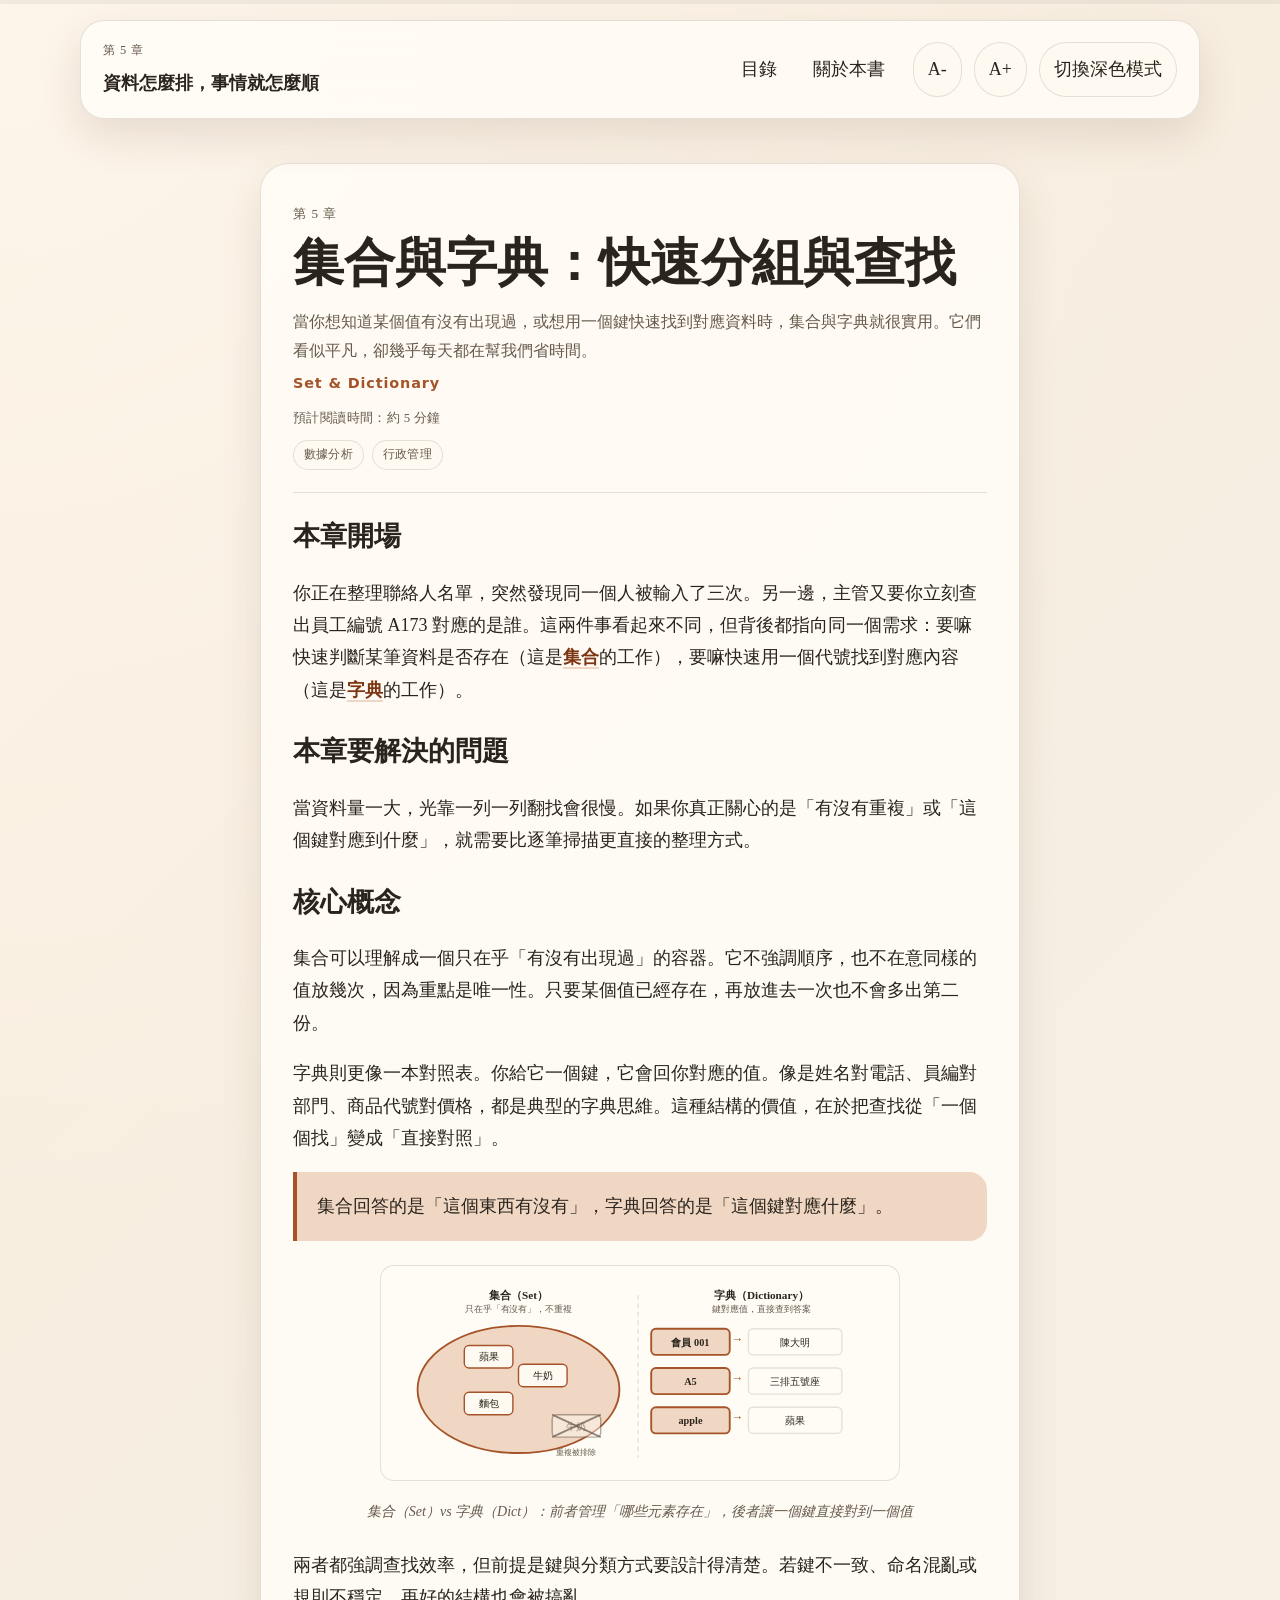
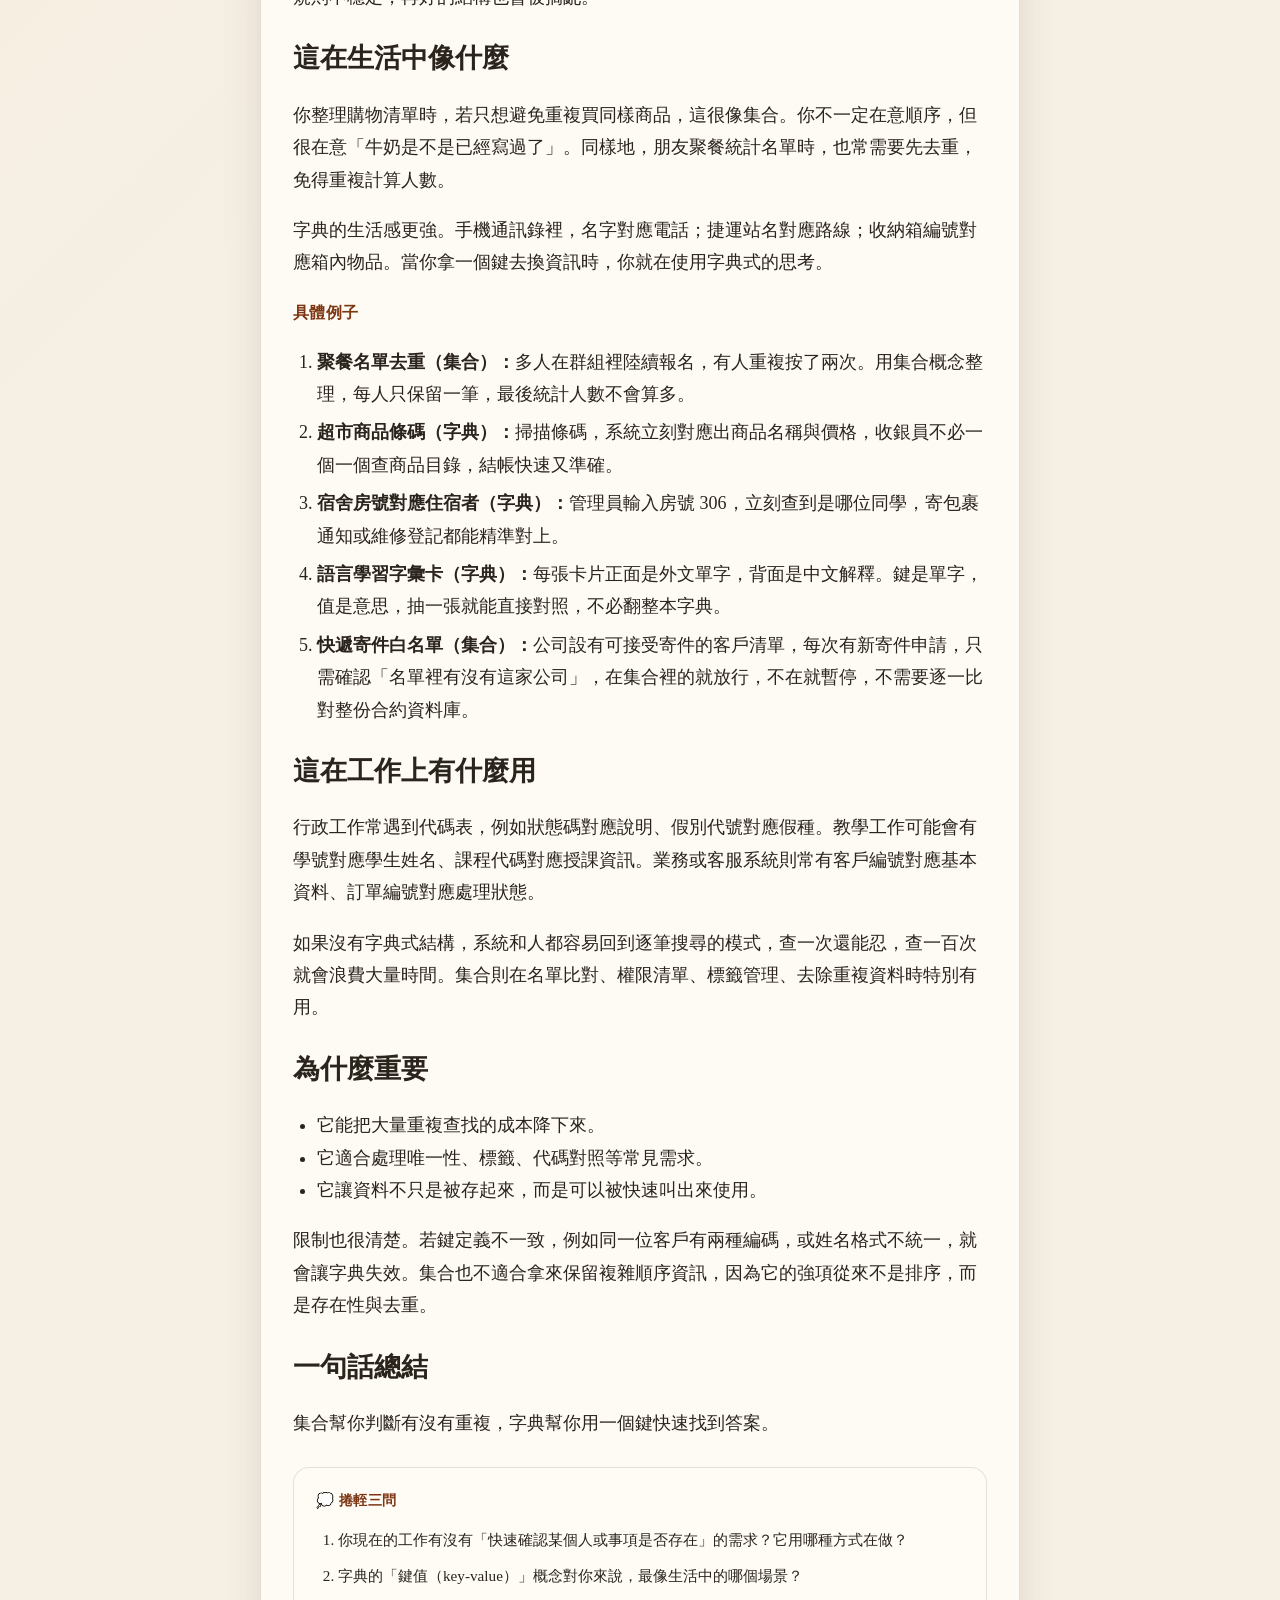
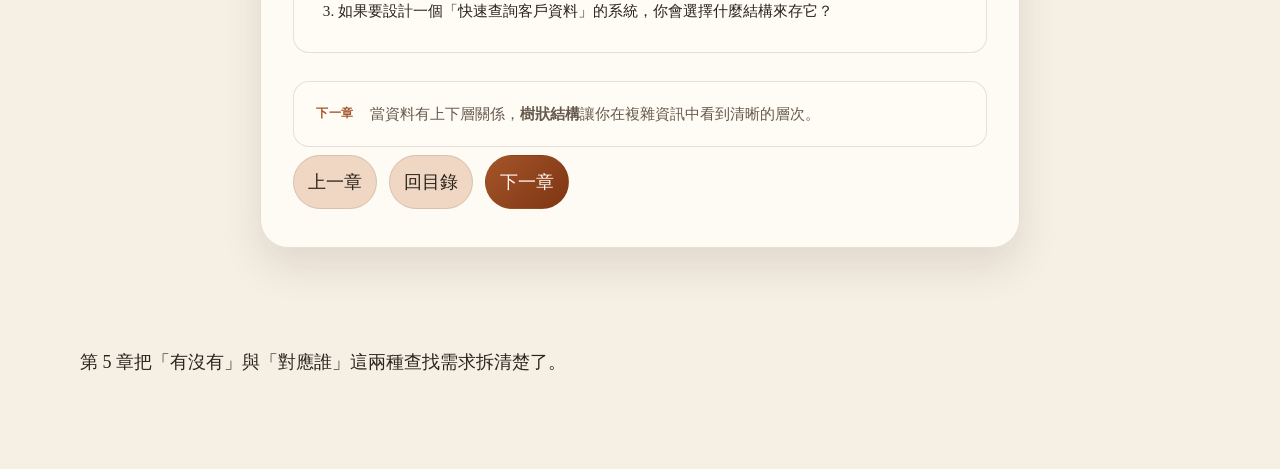
<file: chapters/ch05.html>
<!DOCTYPE html>
<html lang="zh-Hant">
<head>
  <meta charset="UTF-8">
  <meta name="viewport" content="width=device-width, initial-scale=1.0">
  <title>第 5 章｜集合與字典：快速分組與查找</title>
  <meta property="og:title" content="第 5 章｜集合與字典：快速分組與查找">
  <meta property="og:description" content="當你想知道某個値有沒有出現過，或想用一個鍵快速找到對應資料時，集合與字典就很實用。">
  <meta property="og:type" content="article">
  <meta property="og:url" content="https://j945935cy.github.io/datastruct-in-life-work-book/chapters/ch05.html">
  <link rel="stylesheet" href="../style.css">
</head>
<body data-page="chapter" data-chapter="ch05">
  <div class="progress-bar" aria-hidden="true">
    <span id="reading-progress"></span>
  </div>
  <header class="site-header">
    <div class="brand-block">
      <p class="eyebrow">第 5 章</p>
      <a class="brand" href="../index.html">資料怎麼排，事情就怎麼順</a>
    </div>
    <nav class="top-nav" aria-label="章節導覽">
      <a href="../toc.html">目錄</a>
      <a href="../about.html">關於本書</a>
    </nav>
    <div class="reader-controls" aria-label="閱讀設定">
      <button type="button" data-action="font-down">A-</button>
      <button type="button" data-action="font-up">A+</button>
      <button type="button" data-action="toggle-theme">深色模式</button>
    </div>
  </header>
  <main class="page-shell">
    <article class="chapter-article">
      <header class="chapter-header">
        <p class="chapter-tag">第 5 章</p>
        <h1>集合與字典：快速分組與查找</h1>
        <p class="chapter-summary">當你想知道某個值有沒有出現過，或想用一個鍵快速找到對應資料時，集合與字典就很實用。它們看似平凡，卻幾乎每天都在幫我們省時間。</p>        <p class="chapter-en-term">Set &amp; Dictionary</p>
        <p class="reading-time">預計閱讀時間：約 5 分鐘</p>
        <div class="audience-tags" aria-label="適合讀者">
          <span class="audience-tag">數據分析</span>
          <span class="audience-tag">行政管理</span>
        </div>      </header>

      <section id="intro">
        <h2>本章開場</h2>
        <p>你正在整理聯絡人名單，突然發現同一個人被輸入了三次。另一邊，主管又要你立刻查出員工編號 A173 對應的是誰。這兩件事看起來不同，但背後都指向同一個需求：要嘛快速判斷某筆資料是否存在（這是<dfn>集合</dfn>的工作），要嘛快速用一個代號找到對應內容（這是<dfn>字典</dfn>的工作）。</p>
      </section>

      <section id="problem">
        <h2>本章要解決的問題</h2>
        <p>當資料量一大，光靠一列一列翻找會很慢。如果你真正關心的是「有沒有重複」或「這個鍵對應到什麼」，就需要比逐筆掃描更直接的整理方式。</p>
      </section>

      <section id="concept">
        <h2>核心概念</h2>
        <p>集合可以理解成一個只在乎「有沒有出現過」的容器。它不強調順序，也不在意同樣的值放幾次，因為重點是唯一性。只要某個值已經存在，再放進去一次也不會多出第二份。</p>
        <p>字典則更像一本對照表。你給它一個鍵，它會回你對應的值。像是姓名對電話、員編對部門、商品代號對價格，都是典型的字典思維。這種結構的價值，在於把查找從「一個個找」變成「直接對照」。</p>
        <blockquote>集合回答的是「這個東西有沒有」，字典回答的是「這個鍵對應什麼」。</blockquote>

        <figure class="chapter-figure">
          <svg viewBox="0 0 520 195" xmlns="http://www.w3.org/2000/svg" aria-labelledby="ch05-fig-title" role="img">
            <title id="ch05-fig-title">集合與字典示意圖</title>
            <!-- Left: Set -->
            <text x="130" y="18" text-anchor="middle" font-size="12" font-weight="700" fill="var(--text)">集合（Set）</text>
            <text x="130" y="32" text-anchor="middle" font-size="10" fill="var(--muted)">只在乎「有沒有」，不重複</text>
            <ellipse cx="130" cy="115" rx="108" ry="68" fill="var(--accent-soft)" stroke="var(--accent)" stroke-width="2"/>
            <rect x="72"  y="68"  width="52" height="24" rx="5" fill="var(--surface-strong)" stroke="var(--accent)" stroke-width="1.5"/>
            <text x="98"  y="84"  text-anchor="middle" font-size="11" fill="var(--text)">蘋果</text>
            <rect x="130" y="88"  width="52" height="24" rx="5" fill="var(--surface-strong)" stroke="var(--accent)" stroke-width="1.5"/>
            <text x="156" y="104" text-anchor="middle" font-size="11" fill="var(--text)">牛奶</text>
            <rect x="72"  y="118" width="52" height="24" rx="5" fill="var(--surface-strong)" stroke="var(--accent)" stroke-width="1.5"/>
            <text x="98"  y="134" text-anchor="middle" font-size="11" fill="var(--text)">麵包</text>
            <!-- duplicate crossed out -->
            <rect x="166" y="142" width="52" height="24" rx="5" fill="var(--surface)" stroke="var(--muted)" stroke-width="1.5" opacity="0.5"/>
            <text x="192" y="158" text-anchor="middle" font-size="11" fill="var(--muted)" opacity="0.6">牛奶</text>
            <line x1="166" y1="142" x2="218" y2="166" stroke="var(--muted)" stroke-width="2" opacity="0.7"/>
            <line x1="218" y1="142" x2="166" y2="166" stroke="var(--muted)" stroke-width="2" opacity="0.7"/>
            <text x="192" y="185" text-anchor="middle" font-size="9" fill="var(--muted)">重複被排除</text>
            <!-- divider -->
            <line x1="258" y1="14" x2="258" y2="188" stroke="var(--line)" stroke-width="1.5" stroke-dasharray="5 4"/>
            <!-- Right: Dictionary -->
            <text x="390" y="18" text-anchor="middle" font-size="12" font-weight="700" fill="var(--text)">字典（Dictionary）</text>
            <text x="390" y="32" text-anchor="middle" font-size="10" fill="var(--muted)">鍵對應值，直接查到答案</text>
            <rect x="272" y="50"  width="84" height="28" rx="5" fill="var(--accent-soft)" stroke="var(--accent)" stroke-width="2"/>
            <text x="314" y="68"  text-anchor="middle" font-size="11" font-weight="700" fill="var(--text)">會員 001</text>
            <text x="364" y="65"  text-anchor="middle" font-size="13" fill="var(--accent)">→</text>
            <rect x="376" y="50"  width="100" height="28" rx="5" fill="var(--surface)" stroke="var(--line)" stroke-width="1.5"/>
            <text x="426" y="68"  text-anchor="middle" font-size="11" fill="var(--text)">陳大明</text>
            <rect x="272" y="92"  width="84" height="28" rx="5" fill="var(--accent-soft)" stroke="var(--accent)" stroke-width="2"/>
            <text x="314" y="110" text-anchor="middle" font-size="11" font-weight="700" fill="var(--text)">A5</text>
            <text x="364" y="107" text-anchor="middle" font-size="13" fill="var(--accent)">→</text>
            <rect x="376" y="92"  width="100" height="28" rx="5" fill="var(--surface)" stroke="var(--line)" stroke-width="1.5"/>
            <text x="426" y="110" text-anchor="middle" font-size="11" fill="var(--text)">三排五號座</text>
            <rect x="272" y="134" width="84" height="28" rx="5" fill="var(--accent-soft)" stroke="var(--accent)" stroke-width="2"/>
            <text x="314" y="152" text-anchor="middle" font-size="11" font-weight="700" fill="var(--text)">apple</text>
            <text x="364" y="149" text-anchor="middle" font-size="13" fill="var(--accent)">→</text>
            <rect x="376" y="134" width="100" height="28" rx="5" fill="var(--surface)" stroke="var(--line)" stroke-width="1.5"/>
            <text x="426" y="152" text-anchor="middle" font-size="11" fill="var(--text)">蘋果</text>
          </svg>
          <figcaption>集合（Set）vs 字典（Dict）：前者管理「哪些元素存在」，後者讓一個鍵直接對到一個值</figcaption>
        </figure>

        <p>兩者都強調查找效率，但前提是鍵與分類方式要設計得清楚。若鍵不一致、命名混亂或規則不穩定，再好的結構也會被搞亂。</p>
      </section>

      <section id="life">
        <h2>這在生活中像什麼</h2>
        <p>你整理購物清單時，若只想避免重複買同樣商品，這很像集合。你不一定在意順序，但很在意「牛奶是不是已經寫過了」。同樣地，朋友聚餐統計名單時，也常需要先去重，免得重複計算人數。</p>
        <p>字典的生活感更強。手機通訊錄裡，名字對應電話；捷運站名對應路線；收納箱編號對應箱內物品。當你拿一個鍵去換資訊時，你就在使用字典式的思考。</p>
        <h3>具體例子</h3>
        <ol>
          <li><strong>聚餐名單去重（集合）：</strong>多人在群組裡陸續報名，有人重複按了兩次。用集合概念整理，每人只保留一筆，最後統計人數不會算多。</li>
          <li><strong>超市商品條碼（字典）：</strong>掃描條碼，系統立刻對應出商品名稱與價格，收銀員不必一個一個查商品目錄，結帳快速又準確。</li>
          <li><strong>宿舍房號對應住宿者（字典）：</strong>管理員輸入房號 306，立刻查到是哪位同學，寄包裹通知或維修登記都能精準對上。</li>
          <li><strong>語言學習字彙卡（字典）：</strong>每張卡片正面是外文單字，背面是中文解釋。鍵是單字，值是意思，抽一張就能直接對照，不必翻整本字典。</li>
          <li><strong>快遞寄件白名單（集合）：</strong>公司設有可接受寄件的客戶清單，每次有新寄件申請，只需確認「名單裡有沒有這家公司」，在集合裡的就放行，不在就暫停，不需要逐一比對整份合約資料庫。</li>
        </ol>
      </section>

      <section id="work">
        <h2>這在工作上有什麼用</h2>
        <p>行政工作常遇到代碼表，例如狀態碼對應說明、假別代號對應假種。教學工作可能會有學號對應學生姓名、課程代碼對應授課資訊。業務或客服系統則常有客戶編號對應基本資料、訂單編號對應處理狀態。</p>
        <p>如果沒有字典式結構，系統和人都容易回到逐筆搜尋的模式，查一次還能忍，查一百次就會浪費大量時間。集合則在名單比對、權限清單、標籤管理、去除重複資料時特別有用。</p>
      </section>

      <section>
        <h2>為什麼重要</h2>
        <ul>
          <li>它能把大量重複查找的成本降下來。</li>
          <li>它適合處理唯一性、標籤、代碼對照等常見需求。</li>
          <li>它讓資料不只是被存起來，而是可以被快速叫出來使用。</li>
        </ul>
        <p>限制也很清楚。若鍵定義不一致，例如同一位客戶有兩種編碼，或姓名格式不統一，就會讓字典失效。集合也不適合拿來保留複雜順序資訊，因為它的強項從來不是排序，而是存在性與去重。</p>
      </section>

      <section id="summary">
        <h2>一句話總結</h2>
        <p>集合幫你判斷有沒有重複，字典幫你用一個鍵快速找到答案。</p>
      </section>

      <div class="review-questions">
        <h3>💭 捲輊三問</h3>
        <ol>
          <li>你現在的工作有沒有「快速確認某個人或事項是否存在」的需求？它用哪種方式在做？</li>
          <li>字典的「鍵值（key-value）」概念對你來說，最像生活中的哪個場景？</li>
          <li>如果要設計一個「快速查詢客戶資料」的系統，你會選擇什麼結構來存它？</li>
        </ol>
      </div>

      <div class="next-chapter-preview">
        <span class="ncp-label">下一章</span>
        <p>當資料有上下層關係，<strong>樹狀結構</strong>讓你在複雜資訊中看到清晰的層次。</p>
      </div>

      <nav class="chapter-nav" aria-label="章節導覽">
        <a class="button secondary" href="ch04.html">上一章</a>
        <a class="button secondary" href="../toc.html">回目錄</a>
        <a class="button primary" href="ch06.html">下一章</a>
      </nav>
    </article>
  </main>
  <footer class="site-footer">
    <p>第 5 章把「有沒有」與「對應誰」這兩種查找需求拆清楚了。</p>
  </footer>
  <button id="back-to-top" class="back-to-top" type="button" aria-label="回到頁面頂端">↑</button>
  <script src="../script.js"></script>
</body>
</html>
</file>
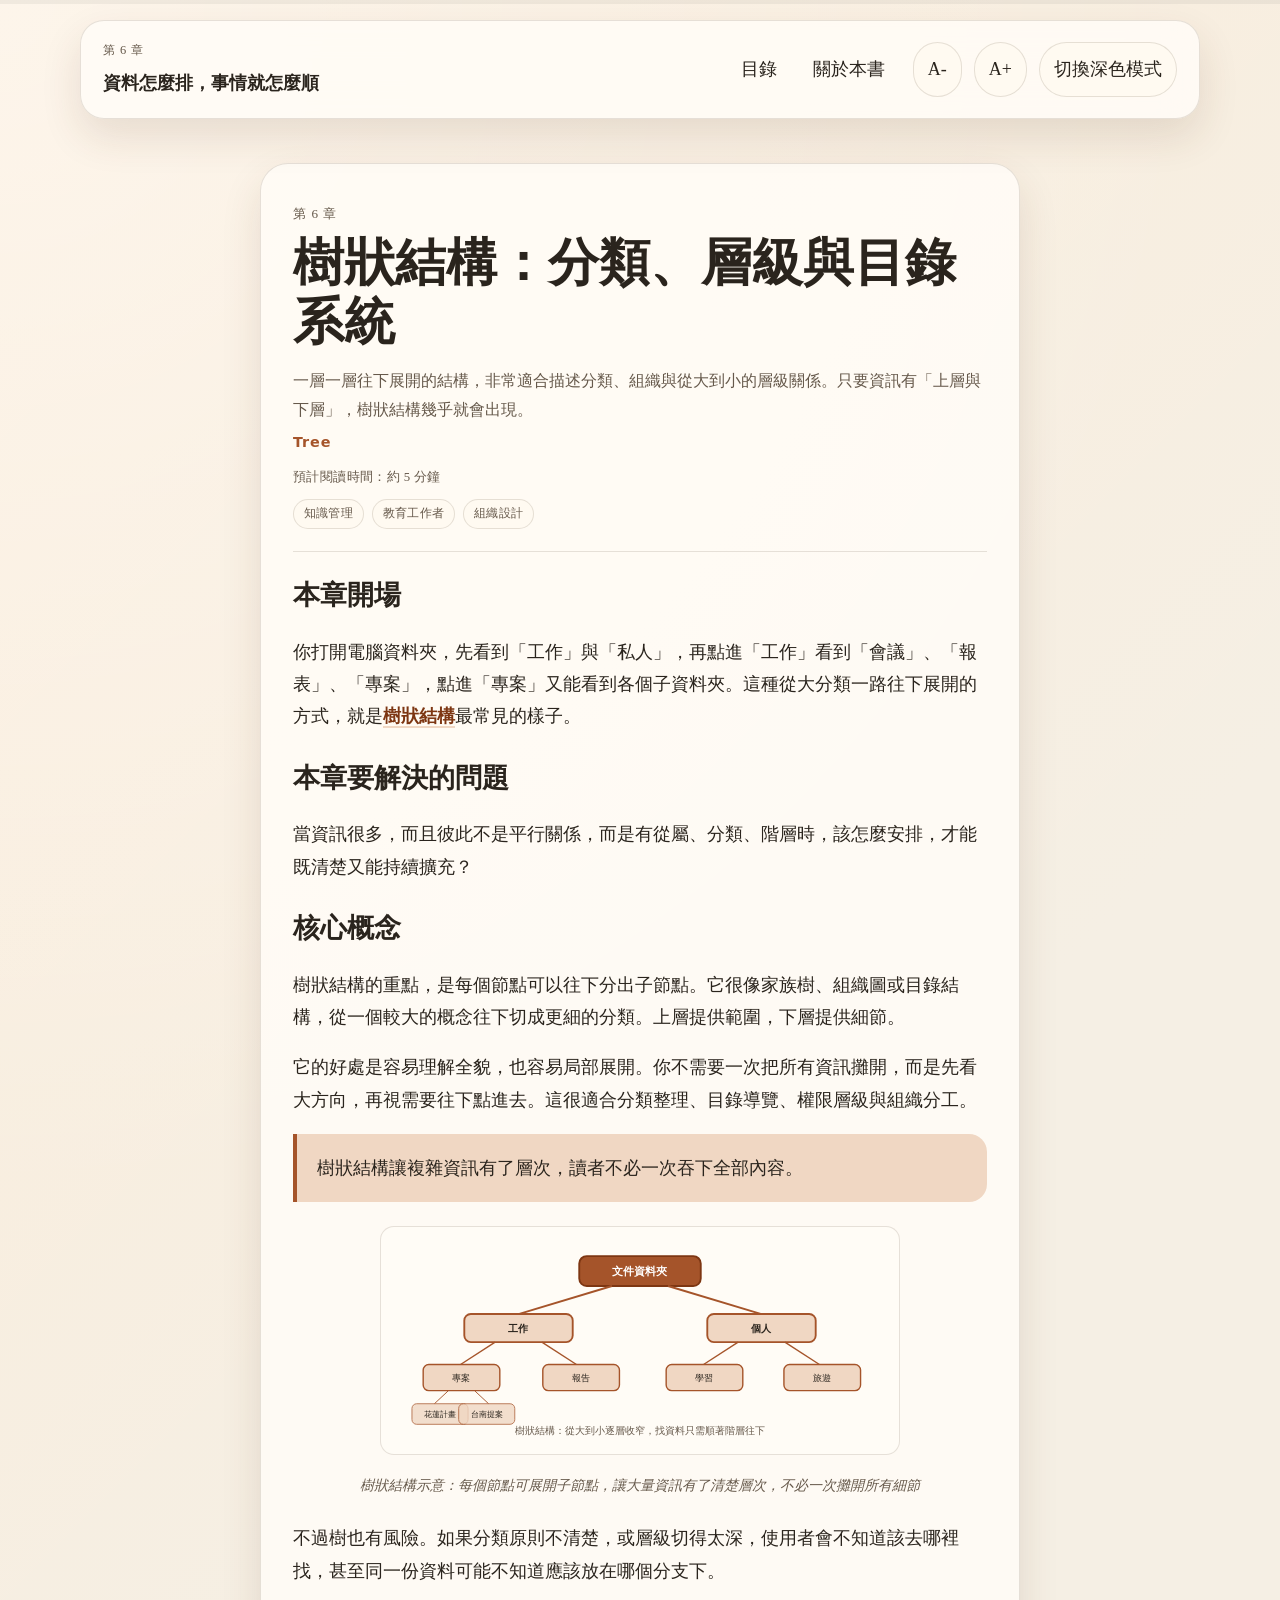
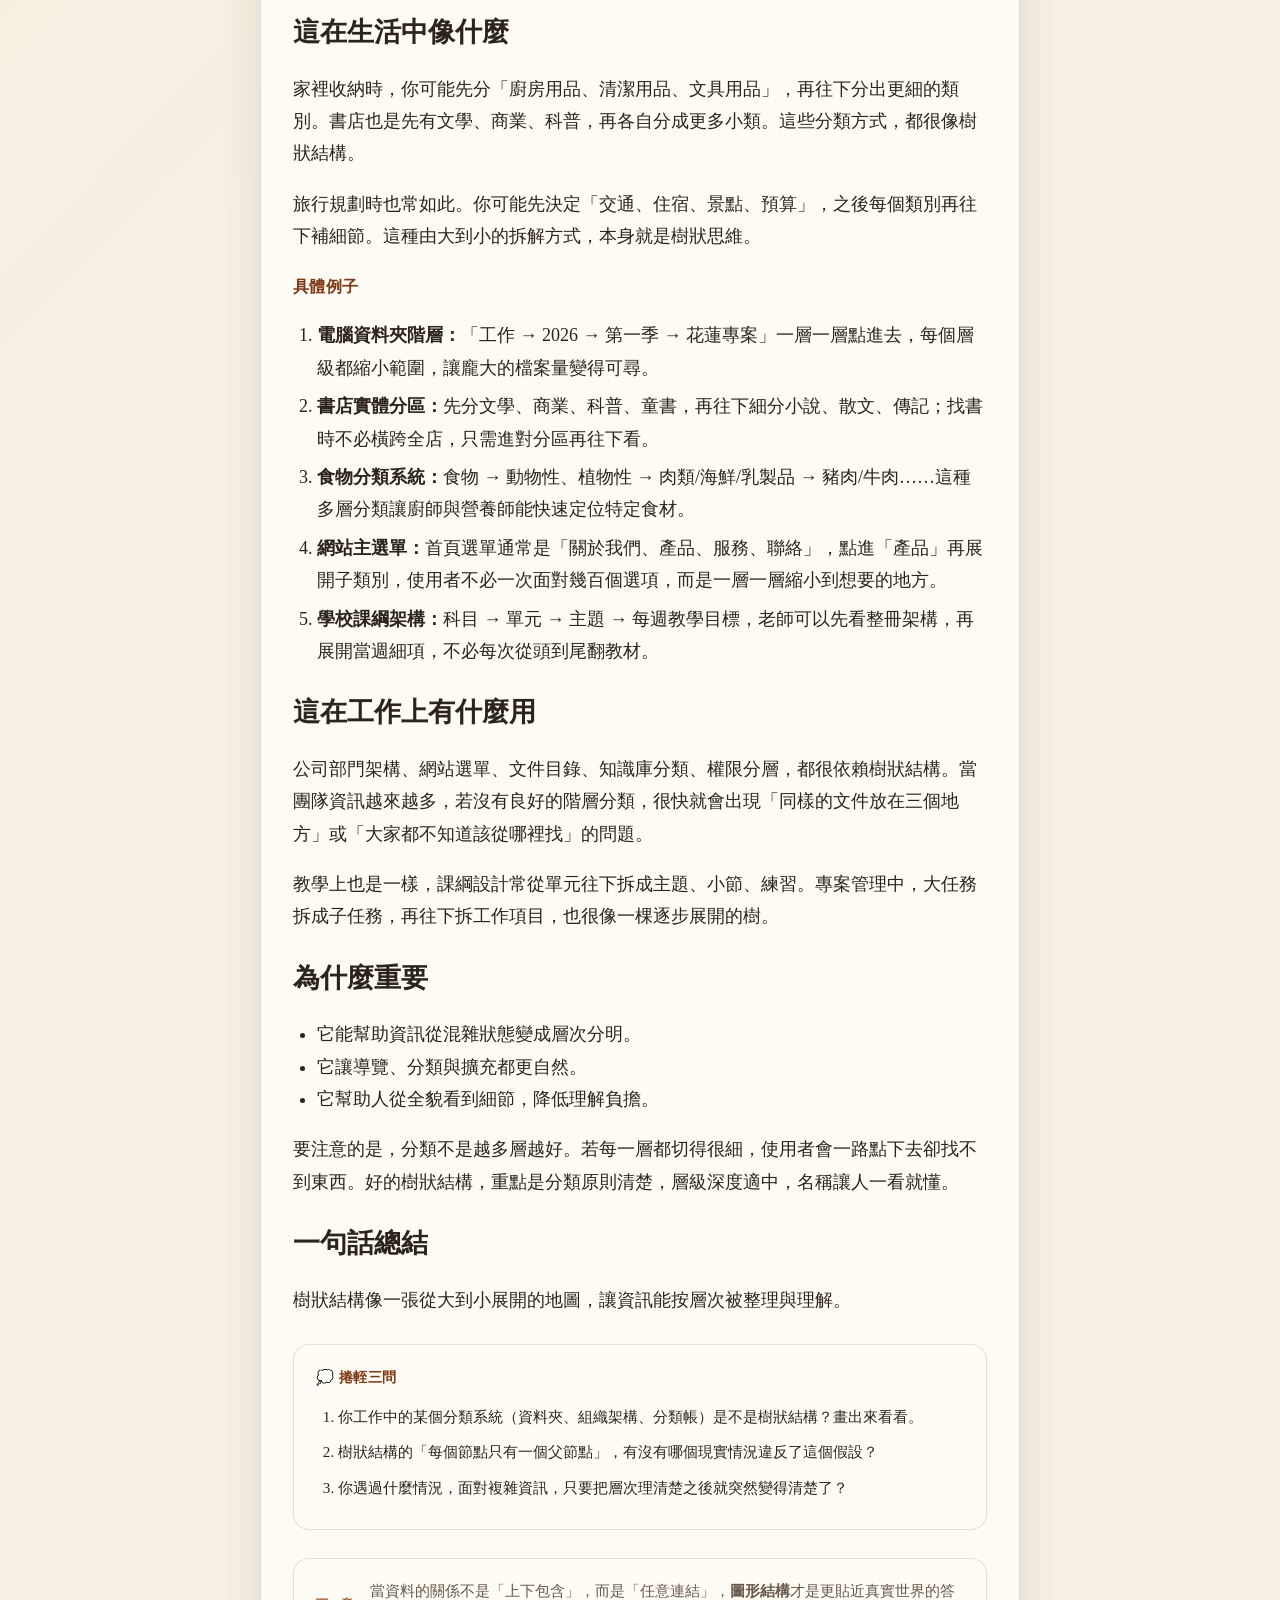
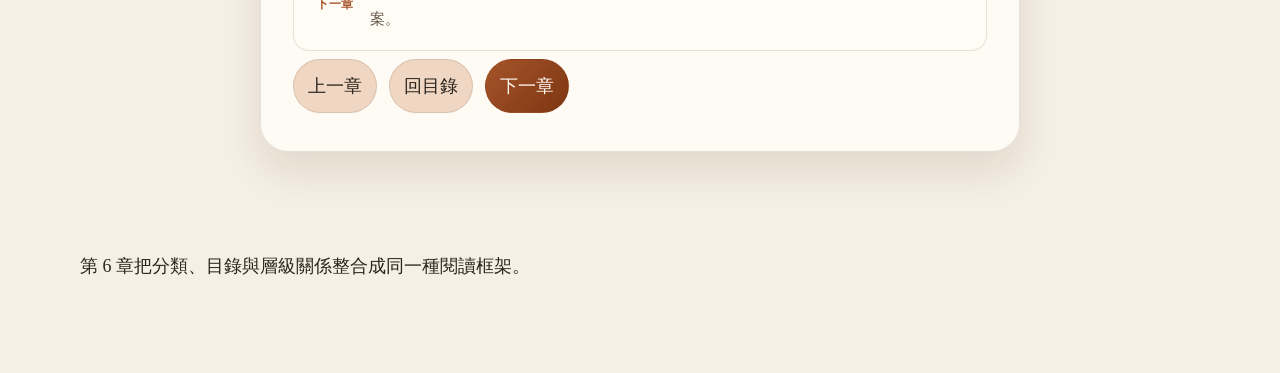
<file: chapters/ch06.html>
<!DOCTYPE html>
<html lang="zh-Hant">
<head>
  <meta charset="UTF-8">
  <meta name="viewport" content="width=device-width, initial-scale=1.0">
  <title>第 6 章｜樹狀結構：分類、層級與目錄系統</title>
  <meta property="og:title" content="第 6 章｜樹狀結構：層次、包含與發散式管理">
  <meta property="og:description" content="一層一層往下展開的結構，非常適合描述分類、組織與從大到小的層級關係。">
  <meta property="og:type" content="article">
  <meta property="og:url" content="https://j945935cy.github.io/datastruct-in-life-work-book/chapters/ch06.html">
  <link rel="stylesheet" href="../style.css">
  <div class="progress-bar" aria-hidden="true">
    <span id="reading-progress"></span>
  </div>
  <header class="site-header">
    <div class="brand-block">
      <p class="eyebrow">第 6 章</p>
      <a class="brand" href="../index.html">資料怎麼排，事情就怎麼順</a>
    </div>
    <nav class="top-nav" aria-label="章節導覽">
      <a href="../toc.html">目錄</a>
      <a href="../about.html">關於本書</a>
    </nav>
    <div class="reader-controls" aria-label="閱讀設定">
      <button type="button" data-action="font-down">A-</button>
      <button type="button" data-action="font-up">A+</button>
      <button type="button" data-action="toggle-theme">深色模式</button>
    </div>
  </header>
  <main class="page-shell">
    <article class="chapter-article">
      <header class="chapter-header">
        <p class="chapter-tag">第 6 章</p>
        <h1>樹狀結構：分類、層級與目錄系統</h1>
        <p class="chapter-summary">一層一層往下展開的結構，非常適合描述分類、組織與從大到小的層級關係。只要資訊有「上層與下層」，樹狀結構幾乎就會出現。</p>
        <p class="chapter-en-term">Tree</p>
        <p class="reading-time">預計閱讀時間：約 5 分鐘</p>
        <div class="audience-tags" aria-label="適合讀者">
          <span class="audience-tag">知識管理</span>
          <span class="audience-tag">教育工作者</span>
          <span class="audience-tag">組織設計</span>
        </div>
      </header>

      <section id="intro">
        <h2>本章開場</h2>
        <p>你打開電腦資料夾，先看到「工作」與「私人」，再點進「工作」看到「會議」、「報表」、「專案」，點進「專案」又能看到各個子資料夾。這種從大分類一路往下展開的方式，就是<dfn>樹狀結構</dfn>最常見的樣子。</p>
      </section>

      <section id="problem">
        <h2>本章要解決的問題</h2>
        <p>當資訊很多，而且彼此不是平行關係，而是有從屬、分類、階層時，該怎麼安排，才能既清楚又能持續擴充？</p>
      </section>

      <section id="concept">
        <h2>核心概念</h2>
        <p>樹狀結構的重點，是每個節點可以往下分出子節點。它很像家族樹、組織圖或目錄結構，從一個較大的概念往下切成更細的分類。上層提供範圍，下層提供細節。</p>
        <p>它的好處是容易理解全貌，也容易局部展開。你不需要一次把所有資訊攤開，而是先看大方向，再視需要往下點進去。這很適合分類整理、目錄導覽、權限層級與組織分工。</p>
        <blockquote>樹狀結構讓複雜資訊有了層次，讀者不必一次吞下全部內容。</blockquote>

        <figure class="chapter-figure">
          <svg viewBox="0 0 520 208" xmlns="http://www.w3.org/2000/svg" aria-labelledby="ch06-fig-title" role="img">
            <title id="ch06-fig-title">樹狀結構示意圖</title>
            <!-- root -->
            <rect x="195" y="14" width="130" height="32" rx="8" fill="var(--accent)" stroke="var(--accent-strong)" stroke-width="2"/>
            <text x="260" y="34" text-anchor="middle" font-size="12" font-weight="700" fill="white">文件資料夾</text>
            <!-- edges to level 2 -->
            <line x1="230" y1="46" x2="130" y2="76" stroke="var(--accent)" stroke-width="2"/>
            <line x1="290" y1="46" x2="390" y2="76" stroke="var(--accent)" stroke-width="2"/>
            <!-- level 2 -->
            <rect x="72"  y="76" width="116" height="30" rx="7" fill="var(--accent-soft)" stroke="var(--accent)" stroke-width="2"/>
            <text x="130" y="95" text-anchor="middle" font-size="11" font-weight="700" fill="var(--text)">工作</text>
            <rect x="332" y="76" width="116" height="30" rx="7" fill="var(--accent-soft)" stroke="var(--accent)" stroke-width="2"/>
            <text x="390" y="95" text-anchor="middle" font-size="11" font-weight="700" fill="var(--text)">個人</text>
            <!-- edges to level 3 -->
            <line x1="105" y1="106" x2="68"  y2="130" stroke="var(--accent)" stroke-width="1.5"/>
            <line x1="155" y1="106" x2="192" y2="130" stroke="var(--accent)" stroke-width="1.5"/>
            <line x1="365" y1="106" x2="328" y2="130" stroke="var(--accent)" stroke-width="1.5"/>
            <line x1="415" y1="106" x2="452" y2="130" stroke="var(--accent)" stroke-width="1.5"/>
            <!-- level 3 -->
            <rect x="28"  y="130" width="82" height="28" rx="6" fill="var(--accent-soft)" stroke="var(--accent)" stroke-width="1.5"/>
            <text x="69"  y="148" text-anchor="middle" font-size="10" fill="var(--text)">專案</text>
            <rect x="156" y="130" width="82" height="28" rx="6" fill="var(--accent-soft)" stroke="var(--accent)" stroke-width="1.5"/>
            <text x="197" y="148" text-anchor="middle" font-size="10" fill="var(--text)">報告</text>
            <rect x="288" y="130" width="82" height="28" rx="6" fill="var(--accent-soft)" stroke="var(--accent)" stroke-width="1.5"/>
            <text x="329" y="148" text-anchor="middle" font-size="10" fill="var(--text)">學習</text>
            <rect x="414" y="130" width="82" height="28" rx="6" fill="var(--accent-soft)" stroke="var(--accent)" stroke-width="1.5"/>
            <text x="455" y="148" text-anchor="middle" font-size="10" fill="var(--text)">旅遊</text>
            <!-- edges to level 4 -->
            <line x1="55"  y1="158" x2="40"  y2="172" stroke="var(--accent)" stroke-width="1"/>
            <line x1="83"  y1="158" x2="98"  y2="172" stroke="var(--accent)" stroke-width="1"/>
            <!-- level 4 -->
            <rect x="16"  y="172" width="60" height="22" rx="5" fill="var(--accent-soft)" stroke="var(--accent)" stroke-width="1" opacity="0.8"/>
            <text x="46"  y="186" text-anchor="middle" font-size="9" fill="var(--text)">花蓮計畫</text>
            <rect x="66"  y="172" width="60" height="22" rx="5" fill="var(--accent-soft)" stroke="var(--accent)" stroke-width="1" opacity="0.8"/>
            <text x="96"  y="186" text-anchor="middle" font-size="9" fill="var(--text)">台南提案</text>
            <!-- caption -->
            <text x="260" y="204" text-anchor="middle" font-size="11" fill="var(--muted)">樹狀結構：從大到小逐層收窄，找資料只需順著階層往下</text>
          </svg>
          <figcaption>樹狀結構示意：每個節點可展開子節點，讓大量資訊有了清楚層次，不必一次攤開所有細節</figcaption>
        </figure>

        <p>不過樹也有風險。如果分類原則不清楚，或層級切得太深，使用者會不知道該去哪裡找，甚至同一份資料可能不知道應該放在哪個分支下。</p>
      </section>

      <section id="life">
        <h2>這在生活中像什麼</h2>
        <p>家裡收納時，你可能先分「廚房用品、清潔用品、文具用品」，再往下分出更細的類別。書店也是先有文學、商業、科普，再各自分成更多小類。這些分類方式，都很像樹狀結構。</p>
        <p>旅行規劃時也常如此。你可能先決定「交通、住宿、景點、預算」，之後每個類別再往下補細節。這種由大到小的拆解方式，本身就是樹狀思維。</p>
        <h3>具體例子</h3>
        <ol>
          <li><strong>電腦資料夾階層：</strong>「工作 → 2026 → 第一季 → 花蓮專案」一層一層點進去，每個層級都縮小範圍，讓龐大的檔案量變得可尋。</li>
          <li><strong>書店實體分區：</strong>先分文學、商業、科普、童書，再往下細分小說、散文、傳記；找書時不必橫跨全店，只需進對分區再往下看。</li>
          <li><strong>食物分類系統：</strong>食物 → 動物性、植物性 → 肉類/海鮮/乳製品 → 豬肉/牛肉……這種多層分類讓廚師與營養師能快速定位特定食材。</li>
          <li><strong>網站主選單：</strong>首頁選單通常是「關於我們、產品、服務、聯絡」，點進「產品」再展開子類別，使用者不必一次面對幾百個選項，而是一層一層縮小到想要的地方。</li>
          <li><strong>學校課綱架構：</strong>科目 → 單元 → 主題 → 每週教學目標，老師可以先看整冊架構，再展開當週細項，不必每次從頭到尾翻教材。</li>
        </ol>
      </section>

      <section id="work">
        <h2>這在工作上有什麼用</h2>
        <p>公司部門架構、網站選單、文件目錄、知識庫分類、權限分層，都很依賴樹狀結構。當團隊資訊越來越多，若沒有良好的階層分類，很快就會出現「同樣的文件放在三個地方」或「大家都不知道該從哪裡找」的問題。</p>
        <p>教學上也是一樣，課綱設計常從單元往下拆成主題、小節、練習。專案管理中，大任務拆成子任務，再往下拆工作項目，也很像一棵逐步展開的樹。</p>
      </section>

      <section>
        <h2>為什麼重要</h2>
        <ul>
          <li>它能幫助資訊從混雜狀態變成層次分明。</li>
          <li>它讓導覽、分類與擴充都更自然。</li>
          <li>它幫助人從全貌看到細節，降低理解負擔。</li>
        </ul>
        <p>要注意的是，分類不是越多層越好。若每一層都切得很細，使用者會一路點下去卻找不到東西。好的樹狀結構，重點是分類原則清楚，層級深度適中，名稱讓人一看就懂。</p>
      </section>

      <section id="summary">
        <h2>一句話總結</h2>
        <p>樹狀結構像一張從大到小展開的地圖，讓資訊能按層次被整理與理解。</p>
      </section>

      <div class="review-questions">
        <h3>💭 捲輊三問</h3>
        <ol>
          <li>你工作中的某個分類系統（資料夾、組織架構、分類帳）是不是樹狀結構？畫出來看看。</li>
          <li>樹狀結構的「每個節點只有一個父節點」，有沒有哪個現實情況違反了這個假設？</li>
          <li>你遇過什麼情況，面對複雜資訊，只要把層次理清楚之後就突然變得清楚了？</li>
        </ol>
      </div>

      <div class="next-chapter-preview">
        <span class="ncp-label">下一章</span>
        <p>當資料的關係不是「上下包含」，而是「任意連結」，<strong>圖形結構</strong>才是更貼近真實世界的答案。</p>
      </div>

      <nav class="chapter-nav" aria-label="章節導覽">
        <a class="button secondary" href="ch05.html">上一章</a>
        <a class="button secondary" href="../toc.html">回目錄</a>
        <a class="button primary" href="ch07.html">下一章</a>
      </nav>
    </article>
  </main>
  <footer class="site-footer">
    <p>第 6 章把分類、目錄與層級關係整合成同一種閱讀框架。</p>
  </footer>
  <button id="back-to-top" class="back-to-top" type="button" aria-label="回到頁面頂端">↑</button>
  <script src="../script.js"></script>
</body>
</html>
</file>
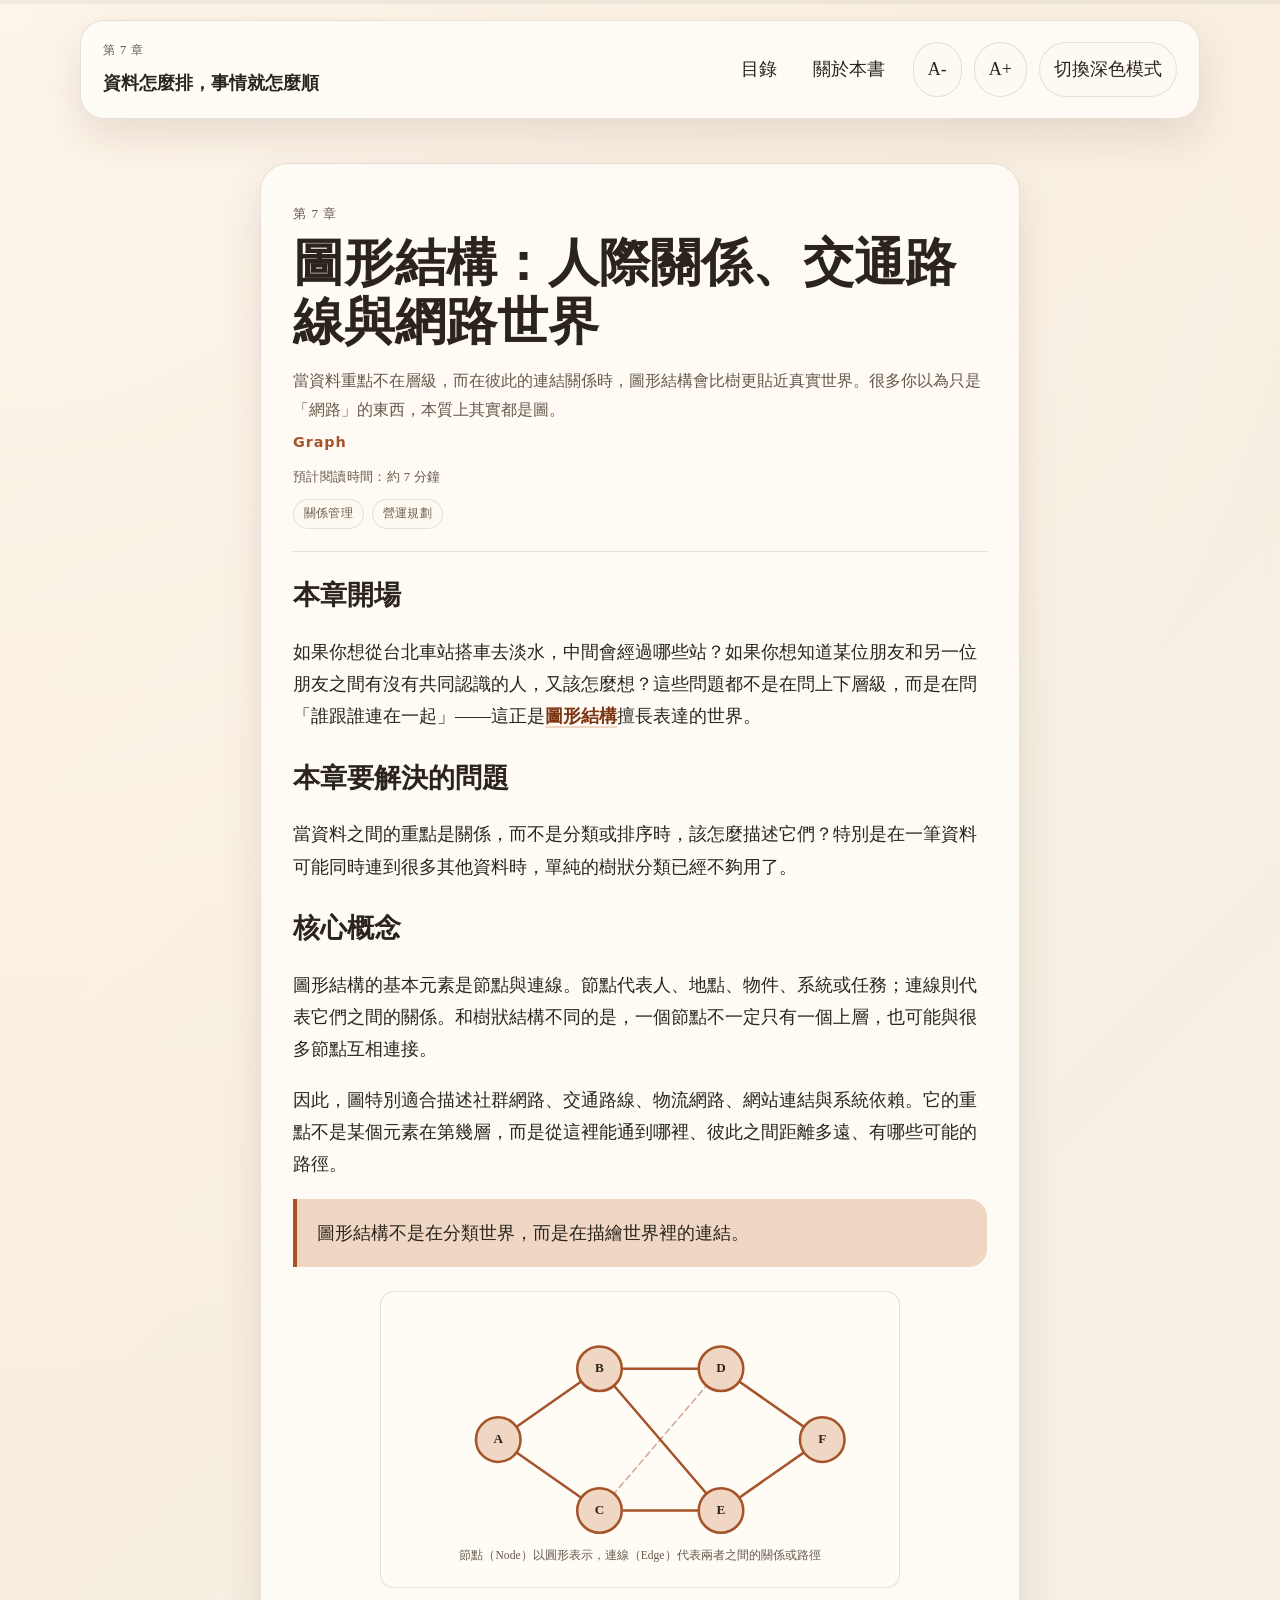
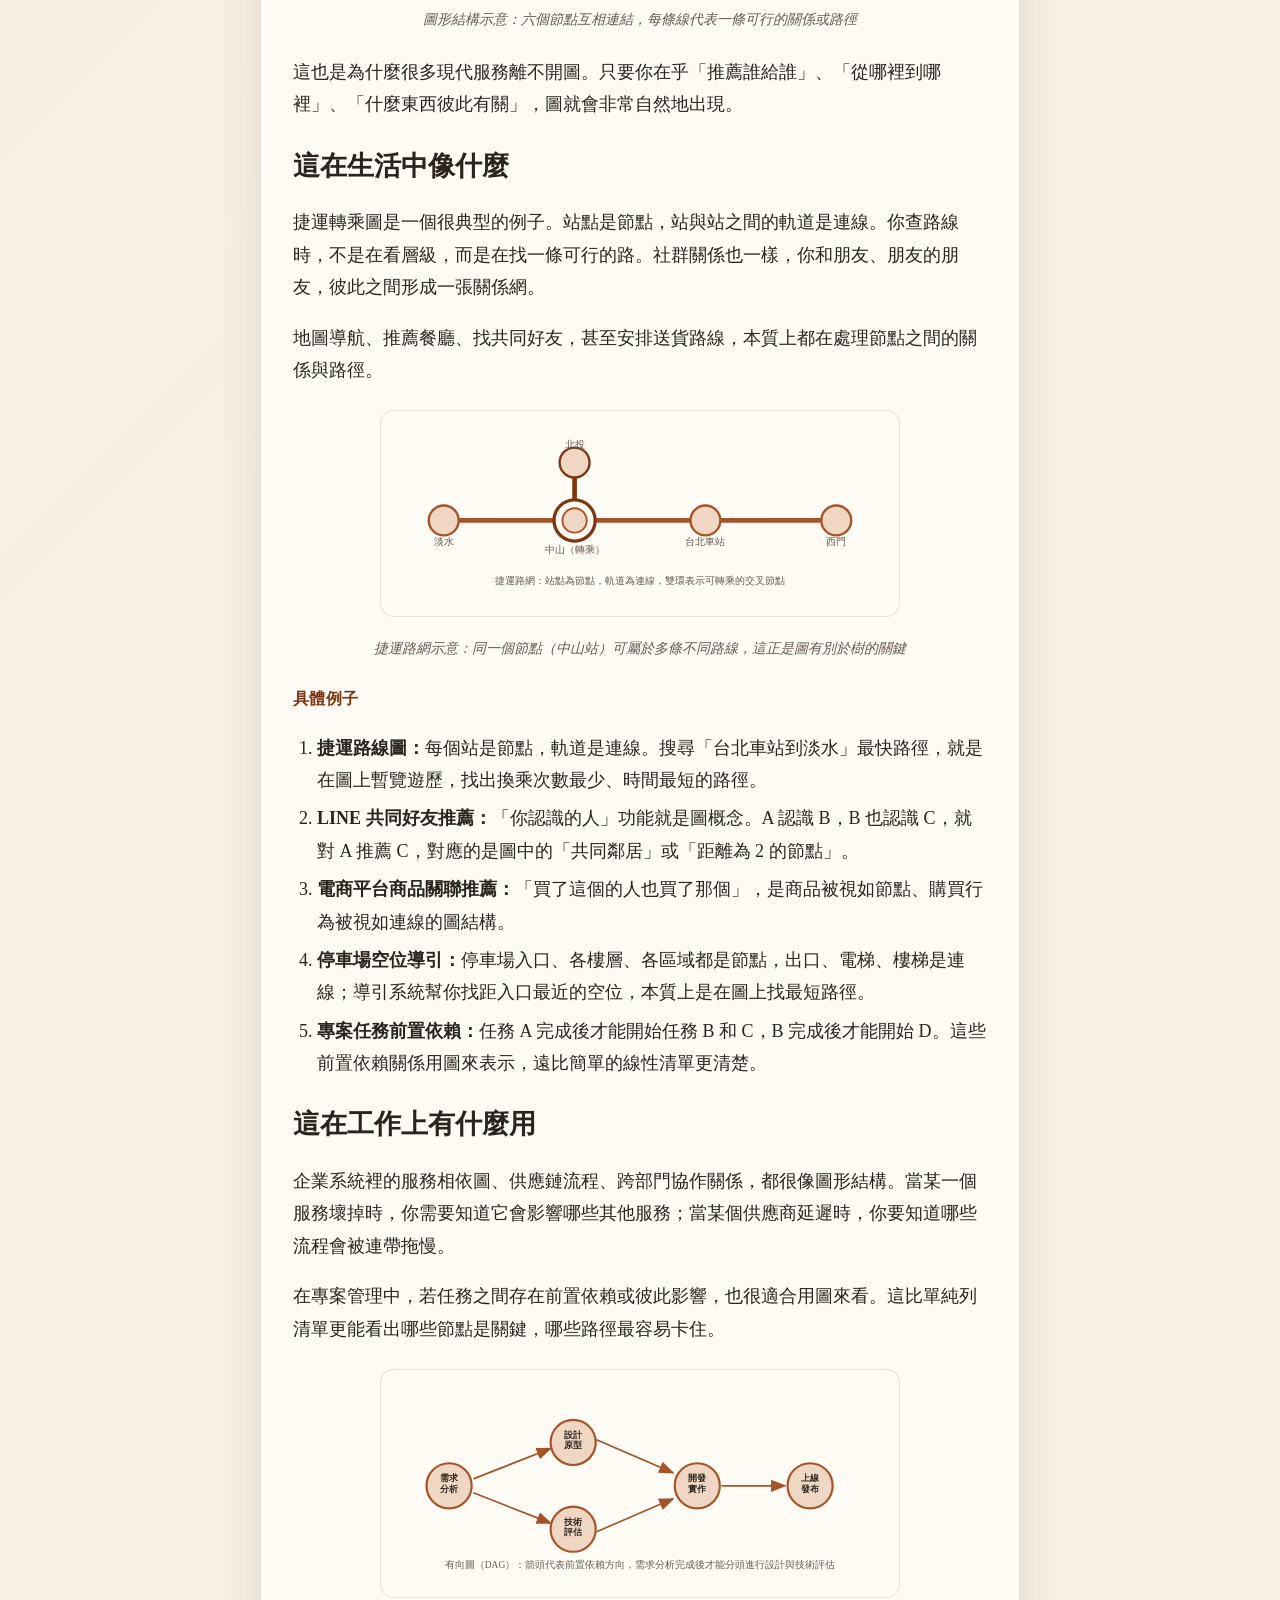
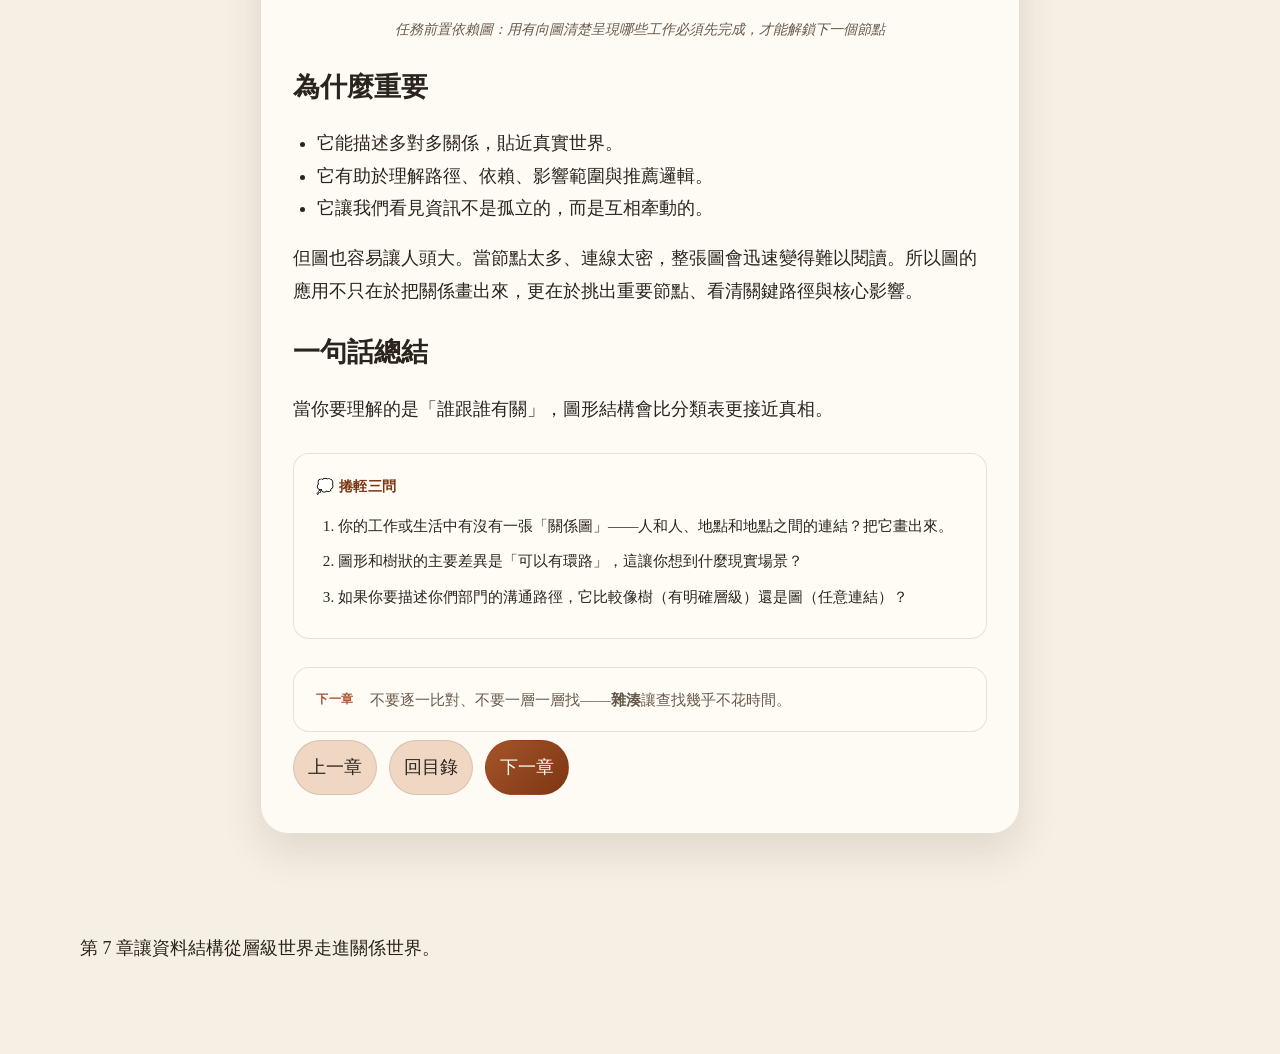
<file: chapters/ch07.html>
<!DOCTYPE html>
<html lang="zh-Hant">
<head>
  <meta charset="UTF-8">
  <meta name="viewport" content="width=device-width, initial-scale=1.0">
  <meta name="description" content="圖形結構描述的不是層級，而是任意點與點之間的連結關係。交通路線、社群網路、任務依賴，都是圖的展現。">
  <meta property="og:title" content="第 7 章：圖形結構 | 資料怎麼排，事情就怎麼順">
  <meta property="og:description" content="圖形結構描述的不是層級，而是任意點與點之間的連結關係。">
  <meta property="og:type" content="article">
  <meta property="og:url" content="https://j945935cy.github.io/datastruct-in-life-work-book/chapters/ch07.html">
  <title>第 7 章｜圖形結構：人際關係、交通路線與網路世界</title>
  <link rel="stylesheet" href="../style.css">
</head>
<body data-page="chapter" data-chapter="ch07">
  <div class="progress-bar" aria-hidden="true">
    <span id="reading-progress"></span>
  </div>
  <header class="site-header">
    <div class="brand-block">
      <p class="eyebrow">第 7 章</p>
      <a class="brand" href="../index.html">資料怎麼排，事情就怎麼順</a>
    </div>
    <nav class="top-nav" aria-label="章節導覽">
      <a href="../toc.html">目錄</a>
      <a href="../about.html">關於本書</a>
    </nav>
    <div class="reader-controls" aria-label="閱讀設定">
      <button type="button" data-action="font-down">A-</button>
      <button type="button" data-action="font-up">A+</button>
      <button type="button" data-action="toggle-theme">深色模式</button>
    </div>
  </header>
  <main class="page-shell">
    <article class="chapter-article">
      <header class="chapter-header">
        <p class="chapter-tag">第 7 章</p>
        <h1>圖形結構：人際關係、交通路線與網路世界</h1>
        <p class="chapter-summary">當資料重點不在層級，而在彼此的連結關係時，圖形結構會比樹更貼近真實世界。很多你以為只是「網路」的東西，本質上其實都是圖。</p>
        <p class="chapter-en-term">Graph</p>
        <p class="reading-time">預計閱讀時間：約 7 分鐘</p>
        <div class="audience-tags" aria-label="適合讀者">
          <span class="audience-tag">關係管理</span>
          <span class="audience-tag">營運規劃</span>
        </div>
      </header>

      <section id="intro">
        <h2>本章開場</h2>
        <p>如果你想從台北車站搭車去淡水，中間會經過哪些站？如果你想知道某位朋友和另一位朋友之間有沒有共同認識的人，又該怎麼想？這些問題都不是在問上下層級，而是在問「誰跟誰連在一起」——這正是<dfn>圖形結構</dfn>擅長表達的世界。</p>
      </section>

      <section id="problem">
        <h2>本章要解決的問題</h2>
        <p>當資料之間的重點是關係，而不是分類或排序時，該怎麼描述它們？特別是在一筆資料可能同時連到很多其他資料時，單純的樹狀分類已經不夠用了。</p>
      </section>

      <section id="concept">
        <h2>核心概念</h2>
        <p>圖形結構的基本元素是節點與連線。節點代表人、地點、物件、系統或任務；連線則代表它們之間的關係。和樹狀結構不同的是，一個節點不一定只有一個上層，也可能與很多節點互相連接。</p>
        <p>因此，圖特別適合描述社群網路、交通路線、物流網路、網站連結與系統依賴。它的重點不是某個元素在第幾層，而是從這裡能通到哪裡、彼此之間距離多遠、有哪些可能的路徑。</p>
        <blockquote>圖形結構不是在分類世界，而是在描繪世界裡的連結。</blockquote>

        <figure class="chapter-figure">
          <svg viewBox="0 0 480 260" xmlns="http://www.w3.org/2000/svg" aria-labelledby="ch07-fig-title" role="img">
            <title id="ch07-fig-title">圖形結構示意：節點與連線</title>
            <!-- edges -->
            <line x1="100" y1="130" x2="200" y2="60"  stroke="var(--accent)" stroke-width="2.5" stroke-linecap="round"/>
            <line x1="100" y1="130" x2="200" y2="200" stroke="var(--accent)" stroke-width="2.5" stroke-linecap="round"/>
            <line x1="200" y1="60"  x2="320" y2="60"  stroke="var(--accent)" stroke-width="2.5" stroke-linecap="round"/>
            <line x1="200" y1="60"  x2="320" y2="200" stroke="var(--accent)" stroke-width="2.5" stroke-linecap="round"/>
            <line x1="200" y1="200" x2="320" y2="200" stroke="var(--accent)" stroke-width="2.5" stroke-linecap="round"/>
            <line x1="320" y1="60"  x2="420" y2="130" stroke="var(--accent)" stroke-width="2.5" stroke-linecap="round"/>
            <line x1="320" y1="200" x2="420" y2="130" stroke="var(--accent)" stroke-width="2.5" stroke-linecap="round"/>
            <line x1="200" y1="200" x2="320" y2="60"  stroke="var(--accent)" stroke-width="1.5" stroke-linecap="round" stroke-dasharray="6 4" opacity="0.5"/>
            <!-- nodes -->
            <circle cx="100" cy="130" r="22" fill="var(--accent-soft)" stroke="var(--accent)" stroke-width="2.5"/>
            <circle cx="200" cy="60"  r="22" fill="var(--accent-soft)" stroke="var(--accent)" stroke-width="2.5"/>
            <circle cx="200" cy="200" r="22" fill="var(--accent-soft)" stroke="var(--accent)" stroke-width="2.5"/>
            <circle cx="320" cy="60"  r="22" fill="var(--accent-soft)" stroke="var(--accent)" stroke-width="2.5"/>
            <circle cx="320" cy="200" r="22" fill="var(--accent-soft)" stroke="var(--accent)" stroke-width="2.5"/>
            <circle cx="420" cy="130" r="22" fill="var(--accent-soft)" stroke="var(--accent)" stroke-width="2.5"/>
            <!-- node labels -->
            <text x="100" y="130" text-anchor="middle" dominant-baseline="middle" font-size="13" font-weight="700" fill="var(--text)">A</text>
            <text x="200" y="60"  text-anchor="middle" dominant-baseline="middle" font-size="13" font-weight="700" fill="var(--text)">B</text>
            <text x="200" y="200" text-anchor="middle" dominant-baseline="middle" font-size="13" font-weight="700" fill="var(--text)">C</text>
            <text x="320" y="60"  text-anchor="middle" dominant-baseline="middle" font-size="13" font-weight="700" fill="var(--text)">D</text>
            <text x="320" y="200" text-anchor="middle" dominant-baseline="middle" font-size="13" font-weight="700" fill="var(--text)">E</text>
            <text x="420" y="130" text-anchor="middle" dominant-baseline="middle" font-size="13" font-weight="700" fill="var(--text)">F</text>
            <!-- bottom caption -->
            <text x="240" y="248" text-anchor="middle" font-size="11.5" fill="var(--muted)">節點（Node）以圓形表示，連線（Edge）代表兩者之間的關係或路徑</text>
          </svg>
          <figcaption>圖形結構示意：六個節點互相連結，每條線代表一條可行的關係或路徑</figcaption>
        </figure>

        <p>這也是為什麼很多現代服務離不開圖。只要你在乎「推薦誰給誰」、「從哪裡到哪裡」、「什麼東西彼此有關」，圖就會非常自然地出現。</p>
      </section>

      <section id="life">
        <h2>這在生活中像什麼</h2>
        <p>捷運轉乘圖是一個很典型的例子。站點是節點，站與站之間的軌道是連線。你查路線時，不是在看層級，而是在找一條可行的路。社群關係也一樣，你和朋友、朋友的朋友，彼此之間形成一張關係網。</p>
        <p>地圖導航、推薦餐廳、找共同好友，甚至安排送貨路線，本質上都在處理節點之間的關係與路徑。</p>

        <figure class="chapter-figure">
          <svg viewBox="0 0 520 185" xmlns="http://www.w3.org/2000/svg" aria-labelledby="ch07-metro-title" role="img">
            <title id="ch07-metro-title">捷運路網示意圖</title>
            <!-- line 1 horizontal -->
            <line x1="50" y1="100" x2="470" y2="100" stroke="var(--accent)" stroke-width="5" stroke-linecap="round"/>
            <!-- line 2 branch -->
            <line x1="190" y1="38" x2="190" y2="100" stroke="var(--accent-strong)" stroke-width="5" stroke-linecap="round"/>
            <!-- transfer station (中山) double ring -->
            <circle cx="190" cy="100" r="22" fill="var(--surface-strong)" stroke="var(--accent-strong)" stroke-width="3.5"/>
            <circle cx="190" cy="100" r="13" fill="var(--accent-soft)" stroke="var(--accent)" stroke-width="2"/>
            <!-- regular stations -->
            <circle cx="50"  cy="100" r="16" fill="var(--accent-soft)" stroke="var(--accent)" stroke-width="2.5"/>
            <circle cx="330" cy="100" r="16" fill="var(--accent-soft)" stroke="var(--accent)" stroke-width="2.5"/>
            <circle cx="470" cy="100" r="16" fill="var(--accent-soft)" stroke="var(--accent)" stroke-width="2.5"/>
            <!-- branch station -->
            <circle cx="190" cy="38"  r="16" fill="var(--accent-soft)" stroke="var(--accent-strong)" stroke-width="2.5"/>
            <!-- labels -->
            <text x="50"  y="126" text-anchor="middle" font-size="11" fill="var(--muted)">淡水</text>
            <text x="190" y="135" text-anchor="middle" font-size="11" fill="var(--muted)">中山（轉乘）</text>
            <text x="330" y="126" text-anchor="middle" font-size="11" fill="var(--muted)">台北車站</text>
            <text x="470" y="126" text-anchor="middle" font-size="11" fill="var(--muted)">西門</text>
            <text x="190" y="22"  text-anchor="middle" font-size="11" fill="var(--muted)">北投</text>
            <!-- bottom caption -->
            <text x="260" y="168" text-anchor="middle" font-size="11" fill="var(--muted)">捷運路網：站點為節點，軌道為連線，雙環表示可轉乘的交叉節點</text>
          </svg>
          <figcaption>捷運路網示意：同一個節點（中山站）可屬於多條不同路線，這正是圖有別於樹的關鍵</figcaption>
        </figure>

        <h3>具體例子</h3>
        <ol>
          <li><strong>捷運路線圖：</strong>每個站是節點，軌道是連線。搜尋「台北車站到淡水」最快路徑，就是在圖上暫覽遊歷，找出換乘次數最少、時間最短的路徑。</li>
          <li><strong>LINE 共同好友推薦：</strong>「你認識的人」功能就是圖概念。A 認識 B，B 也認識 C，就對 A 推薦 C，對應的是圖中的「共同鄰居」或「距離為 2 的節點」。</li>
          <li><strong>電商平台商品關聯推薦：</strong>「買了這個的人也買了那個」，是商品被視如節點、購買行為被視如連線的圖結構。</li>
          <li><strong>停車場空位導引：</strong>停車場入口、各樓層、各區域都是節點，出口、電梯、樓梯是連線；導引系統幫你找距入口最近的空位，本質上是在圖上找最短路徑。</li>
          <li><strong>專案任務前置依賴：</strong>任務 A 完成後才能開始任務 B 和 C，B 完成後才能開始 D。這些前置依賴關係用圖來表示，遠比簡單的線性清單更清楚。</li>
        </ol>
      </section>

      <section id="work">
        <h2>這在工作上有什麼用</h2>
        <p>企業系統裡的服務相依圖、供應鏈流程、跨部門協作關係，都很像圖形結構。當某一個服務壞掉時，你需要知道它會影響哪些其他服務；當某個供應商延遲時，你要知道哪些流程會被連帶拖慢。</p>
        <p>在專案管理中，若任務之間存在前置依賴或彼此影響，也很適合用圖來看。這比單純列清單更能看出哪些節點是關鍵，哪些路徑最容易卡住。</p>

        <figure class="chapter-figure">
          <svg viewBox="0 0 560 225" xmlns="http://www.w3.org/2000/svg" aria-labelledby="ch07-dag-title" role="img">
            <title id="ch07-dag-title">任務前置依賴有向圖</title>
            <defs>
              <marker id="ch07-arrow" markerWidth="9" markerHeight="7" refX="8" refY="3.5" orient="auto">
                <polygon points="0 0, 9 3.5, 0 7" fill="var(--accent)"/>
              </marker>
            </defs>
            <!-- edges -->
            <line x1="88"  y1="107" x2="177" y2="72"  stroke="var(--accent)" stroke-width="2" marker-end="url(#ch07-arrow)"/>
            <line x1="88"  y1="123" x2="177" y2="158" stroke="var(--accent)" stroke-width="2" marker-end="url(#ch07-arrow)"/>
            <line x1="230" y1="62"  x2="318" y2="100" stroke="var(--accent)" stroke-width="2" marker-end="url(#ch07-arrow)"/>
            <line x1="230" y1="168" x2="318" y2="130" stroke="var(--accent)" stroke-width="2" marker-end="url(#ch07-arrow)"/>
            <line x1="374" y1="115" x2="447" y2="115" stroke="var(--accent)" stroke-width="2" marker-end="url(#ch07-arrow)"/>
            <!-- nodes -->
            <circle cx="60"  cy="115" r="26" fill="var(--accent-soft)" stroke="var(--accent)" stroke-width="2.5"/>
            <circle cx="203" cy="65"  r="26" fill="var(--accent-soft)" stroke="var(--accent)" stroke-width="2.5"/>
            <circle cx="203" cy="165" r="26" fill="var(--accent-soft)" stroke="var(--accent)" stroke-width="2.5"/>
            <circle cx="346" cy="115" r="26" fill="var(--accent-soft)" stroke="var(--accent)" stroke-width="2.5"/>
            <circle cx="476" cy="115" r="26" fill="var(--accent-soft)" stroke="var(--accent)" stroke-width="2.5"/>
            <!-- node text (two lines each) -->
            <text x="60"  y="110" text-anchor="middle" font-size="10" font-weight="700" fill="var(--text)">需求</text>
            <text x="60"  y="122" text-anchor="middle" font-size="10" font-weight="700" fill="var(--text)">分析</text>
            <text x="203" y="60"  text-anchor="middle" font-size="10" font-weight="700" fill="var(--text)">設計</text>
            <text x="203" y="72"  text-anchor="middle" font-size="10" font-weight="700" fill="var(--text)">原型</text>
            <text x="203" y="160" text-anchor="middle" font-size="10" font-weight="700" fill="var(--text)">技術</text>
            <text x="203" y="172" text-anchor="middle" font-size="10" font-weight="700" fill="var(--text)">評估</text>
            <text x="346" y="110" text-anchor="middle" font-size="10" font-weight="700" fill="var(--text)">開發</text>
            <text x="346" y="122" text-anchor="middle" font-size="10" font-weight="700" fill="var(--text)">實作</text>
            <text x="476" y="110" text-anchor="middle" font-size="10" font-weight="700" fill="var(--text)">上線</text>
            <text x="476" y="122" text-anchor="middle" font-size="10" font-weight="700" fill="var(--text)">發布</text>
            <!-- caption -->
            <text x="280" y="210" text-anchor="middle" font-size="11" fill="var(--muted)">有向圖（DAG）：箭頭代表前置依賴方向，需求分析完成後才能分頭進行設計與技術評估</text>
          </svg>
          <figcaption>任務前置依賴圖：用有向圖清楚呈現哪些工作必須先完成，才能解鎖下一個節點</figcaption>
        </figure>
      </section>

      <section>
        <h2>為什麼重要</h2>
        <ul>
          <li>它能描述多對多關係，貼近真實世界。</li>
          <li>它有助於理解路徑、依賴、影響範圍與推薦邏輯。</li>
          <li>它讓我們看見資訊不是孤立的，而是互相牽動的。</li>
        </ul>
        <p>但圖也容易讓人頭大。當節點太多、連線太密，整張圖會迅速變得難以閱讀。所以圖的應用不只在於把關係畫出來，更在於挑出重要節點、看清關鍵路徑與核心影響。</p>
      </section>

      <section id="summary">
        <h2>一句話總結</h2>
        <p>當你要理解的是「誰跟誰有關」，圖形結構會比分類表更接近真相。</p>
      </section>

      <div class="review-questions">
        <h3>💭 捲輊三問</h3>
        <ol>
          <li>你的工作或生活中有沒有一張「關係圖」——人和人、地點和地點之間的連結？把它畫出來。</li>
          <li>圖形和樹狀的主要差異是「可以有環路」，這讓你想到什麼現實場景？</li>
          <li>如果你要描述你們部門的溝通路徑，它比較像樹（有明確層級）還是圖（任意連結）？</li>
        </ol>
      </div>

      <div class="next-chapter-preview">
        <span class="ncp-label">下一章</span>
        <p>不要逐一比對、不要一層一層找——<strong>雜湊</strong>讓查找幾乎不花時間。</p>
      </div>

      <nav class="chapter-nav" aria-label="章節導覽">
        <a class="button secondary" href="ch06.html">上一章</a>
        <a class="button secondary" href="../toc.html">回目錄</a>
        <a class="button primary" href="ch08.html">下一章</a>
      </nav>
    </article>
  </main>
  <footer class="site-footer">
    <p>第 7 章讓資料結構從層級世界走進關係世界。</p>
  </footer>
  <button id="back-to-top" class="back-to-top" type="button" aria-label="回到頁面頂端">↑</button>
  <script src="../script.js"></script>
</body>
</html>
</file>
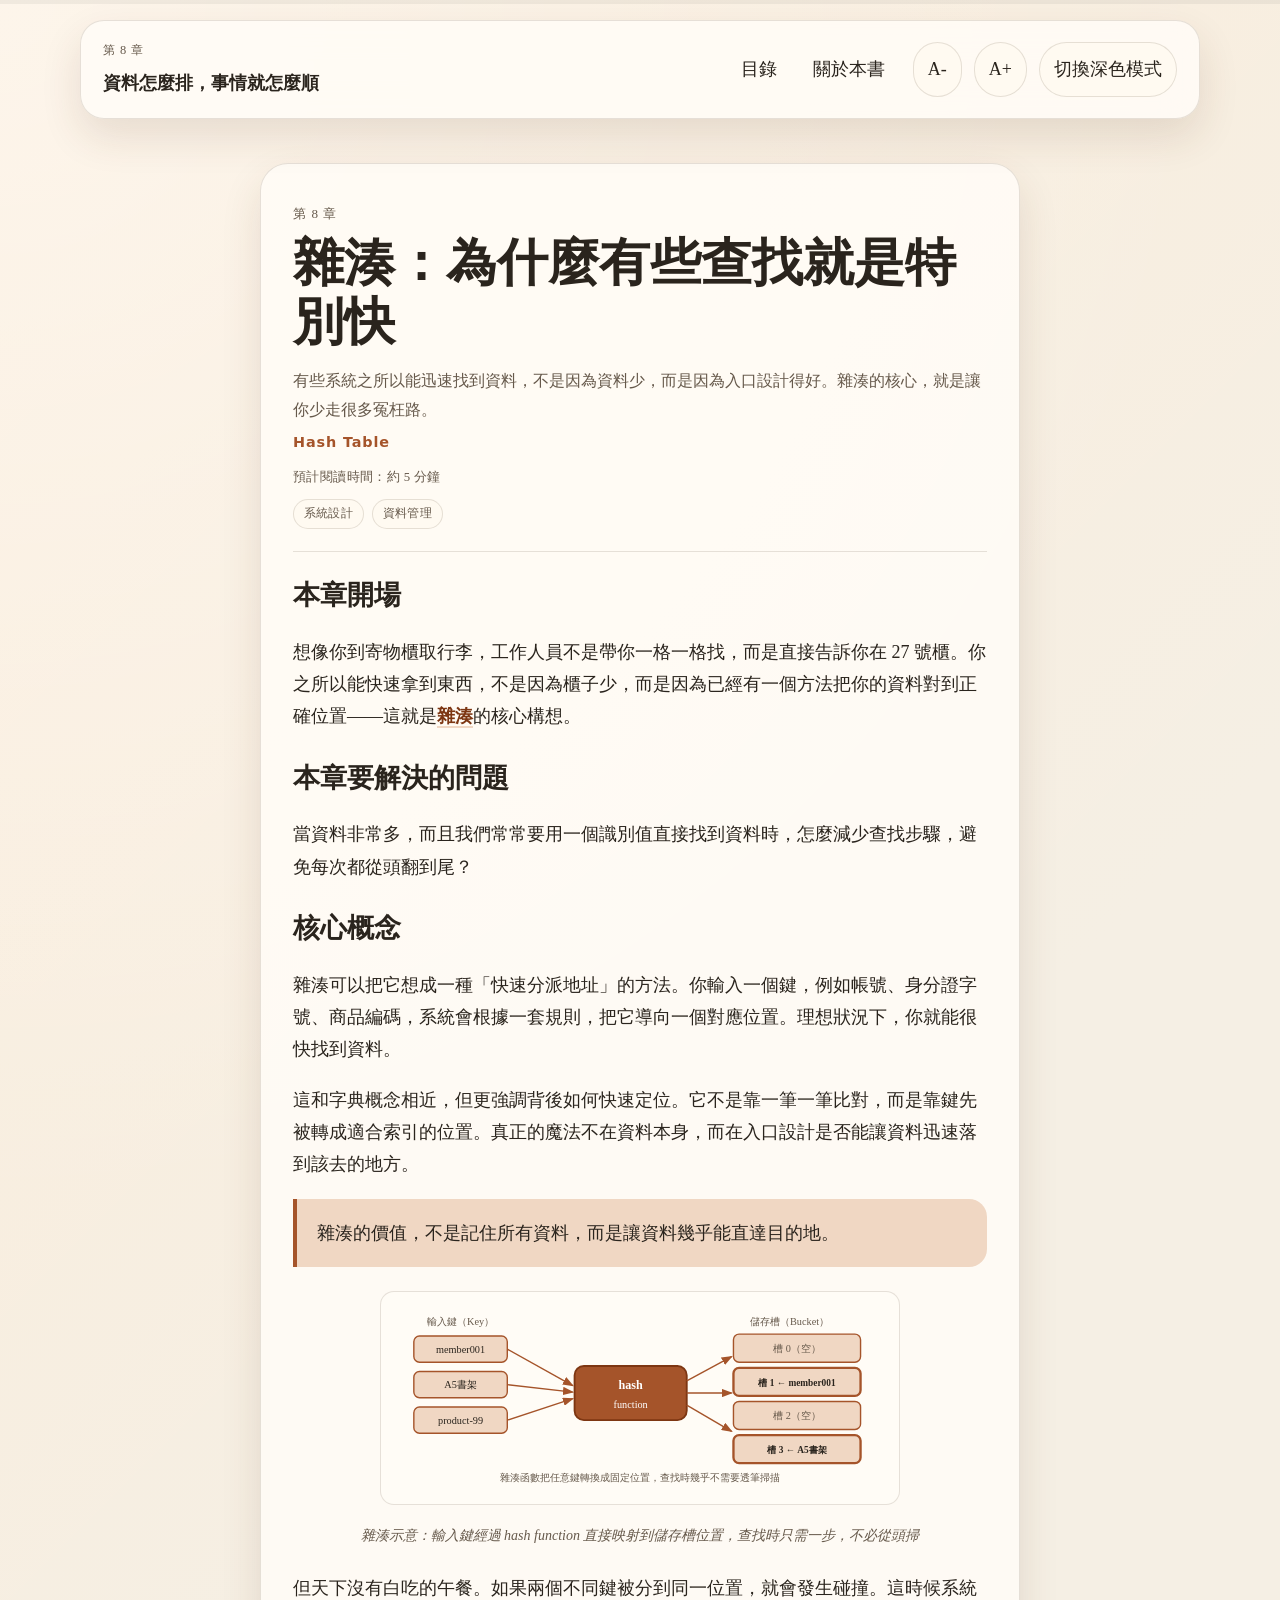
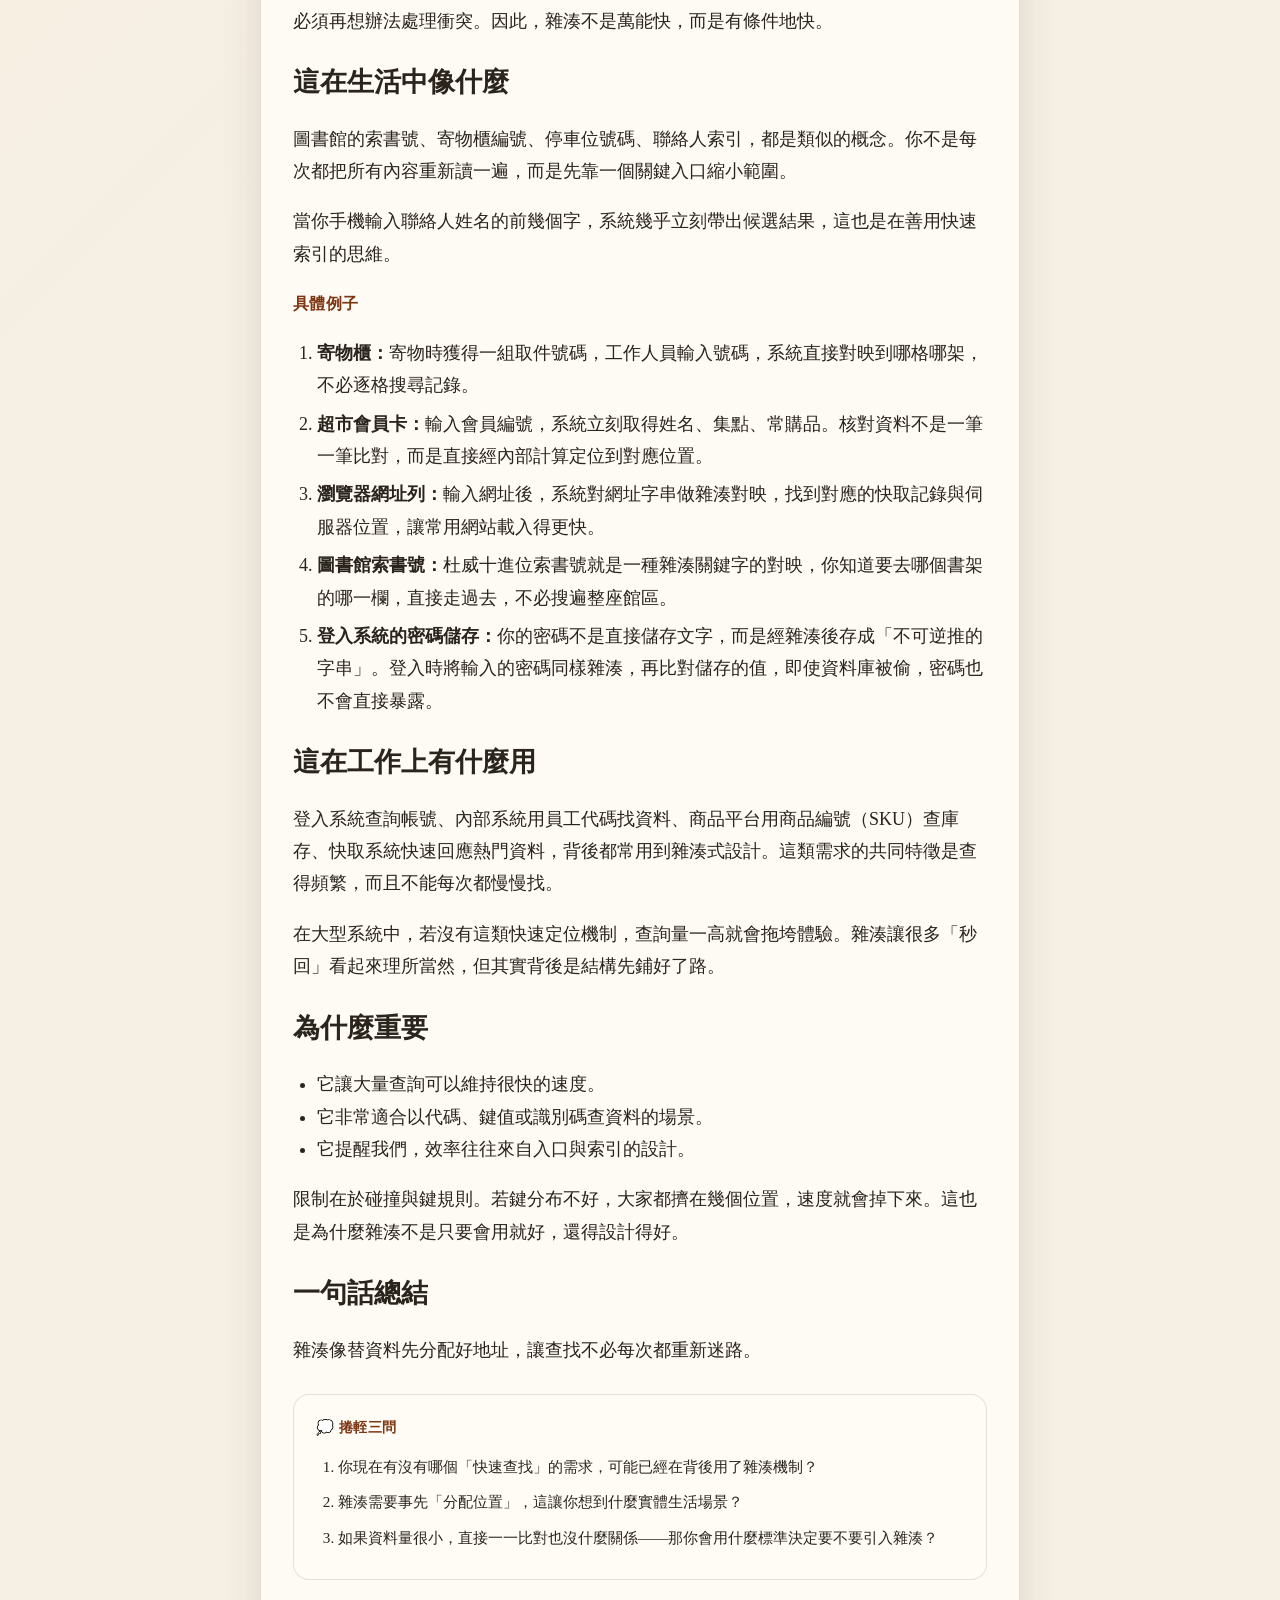
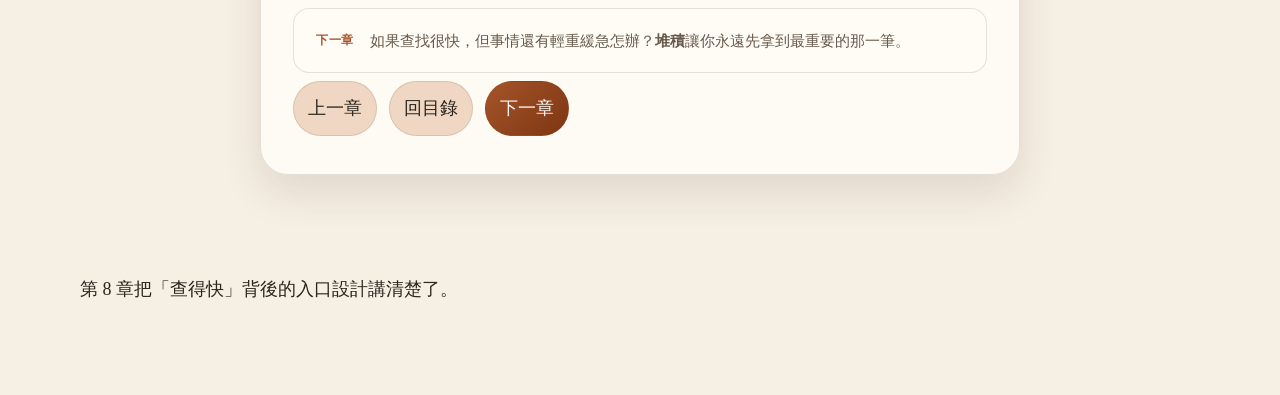
<file: chapters/ch08.html>
<!DOCTYPE html>
<html lang="zh-Hant">
<head>
  <meta charset="UTF-8">
  <meta name="viewport" content="width=device-width, initial-scale=1.0">
  <title>第 8 章｜雜湊：為什麼有些查找就是特別快</title>
  <meta property="og:title" content="第 8 章｜雜湊與雜湊表：為什麼有些查找就是特別快">
  <meta property="og:description" content="有些系統之所以能迅速找到資料，不是因為資料少，而是因為入口設計得好。雜湊的核心，就是讓你少走很多冤枉路。">
  <meta property="og:type" content="article">
  <meta property="og:url" content="https://j945935cy.github.io/datastruct-in-life-work-book/chapters/ch08.html">
  <link rel="stylesheet" href="../style.css">
</head>
<body data-page="chapter" data-chapter="ch08">
  <div class="progress-bar" aria-hidden="true">
    <span id="reading-progress"></span>
  </div>
  <header class="site-header">
    <div class="brand-block">
      <p class="eyebrow">第 8 章</p>
      <a class="brand" href="../index.html">資料怎麼排，事情就怎麼順</a>
    </div>
    <nav class="top-nav" aria-label="章節導覽">
      <a href="../toc.html">目錄</a>
      <a href="../about.html">關於本書</a>
    </nav>
    <div class="reader-controls" aria-label="閱讀設定">
      <button type="button" data-action="font-down">A-</button>
      <button type="button" data-action="font-up">A+</button>
      <button type="button" data-action="toggle-theme">深色模式</button>
    </div>
  </header>
  <main class="page-shell">
    <article class="chapter-article">
      <header class="chapter-header">
        <p class="chapter-tag">第 8 章</p>
        <h1>雜湊：為什麼有些查找就是特別快</h1>
        <p class="chapter-summary">有些系統之所以能迅速找到資料，不是因為資料少，而是因為入口設計得好。雜湊的核心，就是讓你少走很多冤枉路。</p>        <p class="chapter-en-term">Hash Table</p>
        <p class="reading-time">預計閱讀時間：約 5 分鐘</p>
        <div class="audience-tags" aria-label="適合讀者">
          <span class="audience-tag">系統設計</span>
          <span class="audience-tag">資料管理</span>
        </div>      </header>

      <section id="intro">
        <h2>本章開場</h2>
        <p>想像你到寄物櫃取行李，工作人員不是帶你一格一格找，而是直接告訴你在 27 號櫃。你之所以能快速拿到東西，不是因為櫃子少，而是因為已經有一個方法把你的資料對到正確位置——這就是<dfn>雜湊</dfn>的核心構想。</p>
      </section>

      <section id="problem">
        <h2>本章要解決的問題</h2>
        <p>當資料非常多，而且我們常常要用一個識別值直接找到資料時，怎麼減少查找步驟，避免每次都從頭翻到尾？</p>
      </section>

      <section id="concept">
        <h2>核心概念</h2>
        <p>雜湊可以把它想成一種「快速分派地址」的方法。你輸入一個鍵，例如帳號、身分證字號、商品編碼，系統會根據一套規則，把它導向一個對應位置。理想狀況下，你就能很快找到資料。</p>
        <p>這和字典概念相近，但更強調背後如何快速定位。它不是靠一筆一筆比對，而是靠鍵先被轉成適合索引的位置。真正的魔法不在資料本身，而在入口設計是否能讓資料迅速落到該去的地方。</p>
        <blockquote>雜湊的價值，不是記住所有資料，而是讓資料幾乎能直達目的地。</blockquote>
        <figure class="chapter-figure">
          <svg viewBox="0 0 520 192" xmlns="http://www.w3.org/2000/svg" aria-labelledby="ch08-fig-title" role="img">
            <title id="ch08-fig-title">雜湊函數示意圖</title>
            <defs>
              <marker id="ch08-arr" markerWidth="8" markerHeight="6" refX="7" refY="3" orient="auto">
                <polygon points="0 0, 8 3, 0 6" fill="var(--accent)"/>
              </marker>
            </defs>
            <text x="68" y="18" text-anchor="middle" font-size="11" fill="var(--muted)">輸入鍵（Key）</text>
            <rect x="18"  y="30" width="100" height="28" rx="6" fill="var(--accent-soft)" stroke="var(--accent)" stroke-width="1.5"/>
            <text x="68"  y="48" text-anchor="middle" font-size="11" fill="var(--text)">member001</text>
            <rect x="18"  y="68" width="100" height="28" rx="6" fill="var(--accent-soft)" stroke="var(--accent)" stroke-width="1.5"/>
            <text x="68"  y="86" text-anchor="middle" font-size="11" fill="var(--text)">A5書架</text>
            <rect x="18"  y="106" width="100" height="28" rx="6" fill="var(--accent-soft)" stroke="var(--accent)" stroke-width="1.5"/>
            <text x="68"  y="124" text-anchor="middle" font-size="11" fill="var(--text)">product-99</text>
            <line x1="118" y1="44"  x2="188" y2="83"  stroke="var(--accent)" stroke-width="1.5" marker-end="url(#ch08-arr)"/>
            <line x1="118" y1="82"  x2="188" y2="90"  stroke="var(--accent)" stroke-width="1.5" marker-end="url(#ch08-arr)"/>
            <line x1="118" y1="120" x2="188" y2="97"  stroke="var(--accent)" stroke-width="1.5" marker-end="url(#ch08-arr)"/>
            <rect x="190" y="62" width="120" height="58" rx="10" fill="var(--accent)" stroke="var(--accent-strong)" stroke-width="2"/>
            <text x="250" y="87"  text-anchor="middle" font-size="13" font-weight="700" fill="white">hash</text>
            <text x="250" y="107" text-anchor="middle" font-size="11" fill="white">function</text>
            <line x1="310" y1="78"  x2="358" y2="52"  stroke="var(--accent)" stroke-width="1.5" marker-end="url(#ch08-arr)"/>
            <line x1="310" y1="91"  x2="358" y2="91"  stroke="var(--accent)" stroke-width="1.5" marker-end="url(#ch08-arr)"/>
            <line x1="310" y1="104" x2="358" y2="132" stroke="var(--accent)" stroke-width="1.5" marker-end="url(#ch08-arr)"/>
            <text x="420" y="18" text-anchor="middle" font-size="11" fill="var(--muted)">儲存槽（Bucket）</text>
            <rect x="360" y="28"  width="136" height="30" rx="6" fill="var(--accent-soft)" stroke="var(--accent)" stroke-width="1.5"/>
            <text x="428" y="47"  text-anchor="middle" font-size="11" fill="var(--muted)">槽 0（空）</text>
            <rect x="360" y="64"  width="136" height="30" rx="6" fill="var(--accent-soft)" stroke="var(--accent)" stroke-width="2.5"/>
            <text x="428" y="83"  text-anchor="middle" font-size="10" font-weight="700" fill="var(--text)">槽 1 ← member001</text>
            <rect x="360" y="100" width="136" height="30" rx="6" fill="var(--accent-soft)" stroke="var(--accent)" stroke-width="1.5"/>
            <text x="428" y="119" text-anchor="middle" font-size="11" fill="var(--muted)">槽 2（空）</text>
            <rect x="360" y="136" width="136" height="30" rx="6" fill="var(--accent-soft)" stroke="var(--accent)" stroke-width="2.5"/>
            <text x="428" y="155" text-anchor="middle" font-size="10" font-weight="700" fill="var(--text)">槽 3 ← A5書架</text>
            <text x="260" y="185" text-anchor="middle" font-size="11" fill="var(--muted)">雜湊函數把任意鍵轉換成固定位置，查找時幾乎不需要透筆掃描</text>
          </svg>
          <figcaption>雜湊示意：輸入鍵經過 hash function 直接映射到儲存槽位置，查找時只需一步，不必從頭掃</figcaption>
        </figure>
        <p>但天下沒有白吃的午餐。如果兩個不同鍵被分到同一位置，就會發生碰撞。這時候系統必須再想辦法處理衝突。因此，雜湊不是萬能快，而是有條件地快。</p>
      </section>

      <section id="life">
        <h2>這在生活中像什麼</h2>
        <p>圖書館的索書號、寄物櫃編號、停車位號碼、聯絡人索引，都是類似的概念。你不是每次都把所有內容重新讀一遍，而是先靠一個關鍵入口縮小範圍。</p>
        <p>當你手機輸入聯絡人姓名的前幾個字，系統幾乎立刻帶出候選結果，這也是在善用快速索引的思維。</p>
        <h3>具體例子</h3>
        <ol>
          <li><strong>寄物櫃：</strong>寄物時獲得一組取件號碼，工作人員輸入號碼，系統直接對映到哪格哪架，不必逐格搜尋記錄。</li>
          <li><strong>超市會員卡：</strong>輸入會員編號，系統立刻取得姓名、集點、常購品。核對資料不是一筆一筆比對，而是直接經內部計算定位到對應位置。</li>
          <li><strong>瀏覽器網址列：</strong>輸入網址後，系統對網址字串做雜湊對映，找到對應的快取記錄與伺服器位置，讓常用網站載入得更快。</li>
          <li><strong>圖書館索書號：</strong>杜威十進位索書號就是一種雜湊關鍵字的對映，你知道要去哪個書架的哪一欄，直接走過去，不必搜遍整座館區。</li>
          <li><strong>登入系統的密碼儲存：</strong>你的密碼不是直接儲存文字，而是經雜湊後存成「不可逆推的字串」。登入時將輸入的密碼同樣雜湊，再比對儲存的值，即使資料庫被偷，密碼也不會直接暴露。</li>
        </ol>
      </section>

      <section id="work">
        <h2>這在工作上有什麼用</h2>
        <p>登入系統查詢帳號、內部系統用員工代碼找資料、商品平台用商品編號（SKU）查庫存、快取系統快速回應熱門資料，背後都常用到雜湊式設計。這類需求的共同特徵是查得頻繁，而且不能每次都慢慢找。</p>
        <p>在大型系統中，若沒有這類快速定位機制，查詢量一高就會拖垮體驗。雜湊讓很多「秒回」看起來理所當然，但其實背後是結構先鋪好了路。</p>
      </section>

      <section>
        <h2>為什麼重要</h2>
        <ul>
          <li>它讓大量查詢可以維持很快的速度。</li>
          <li>它非常適合以代碼、鍵值或識別碼查資料的場景。</li>
          <li>它提醒我們，效率往往來自入口與索引的設計。</li>
        </ul>
        <p>限制在於碰撞與鍵規則。若鍵分布不好，大家都擠在幾個位置，速度就會掉下來。這也是為什麼雜湊不是只要會用就好，還得設計得好。</p>
      </section>

      <section id="summary">
        <h2>一句話總結</h2>
        <p>雜湊像替資料先分配好地址，讓查找不必每次都重新迷路。</p>
      </section>

      <div class="review-questions">
        <h3>💭 捲輊三問</h3>
        <ol>
          <li>你現在有沒有哪個「快速查找」的需求，可能已經在背後用了雜湊機制？</li>
          <li>雜湊需要事先「分配位置」，這讓你想到什麼實體生活場景？</li>
          <li>如果資料量很小，直接一一比對也沒什麼關係——那你會用什麼標準決定要不要引入雜湊？</li>
        </ol>
      </div>

      <div class="next-chapter-preview">
        <span class="ncp-label">下一章</span>
        <p>如果查找很快，但事情還有輕重緩急怎辦？<strong>堆積</strong>讓你永遠先拿到最重要的那一筆。</p>
      </div>

      <nav class="chapter-nav" aria-label="章節導覽">
        <a class="button secondary" href="ch07.html">上一章</a>
        <a class="button secondary" href="../toc.html">回目錄</a>
        <a class="button primary" href="ch09.html">下一章</a>
      </nav>
    </article>
  </main>
  <footer class="site-footer">
    <p>第 8 章把「查得快」背後的入口設計講清楚了。</p>
  </footer>
  <button id="back-to-top" class="back-to-top" type="button" aria-label="回到頁面頂端">↑</button>
  <script src="../script.js"></script>
</body>
</html>
</file>
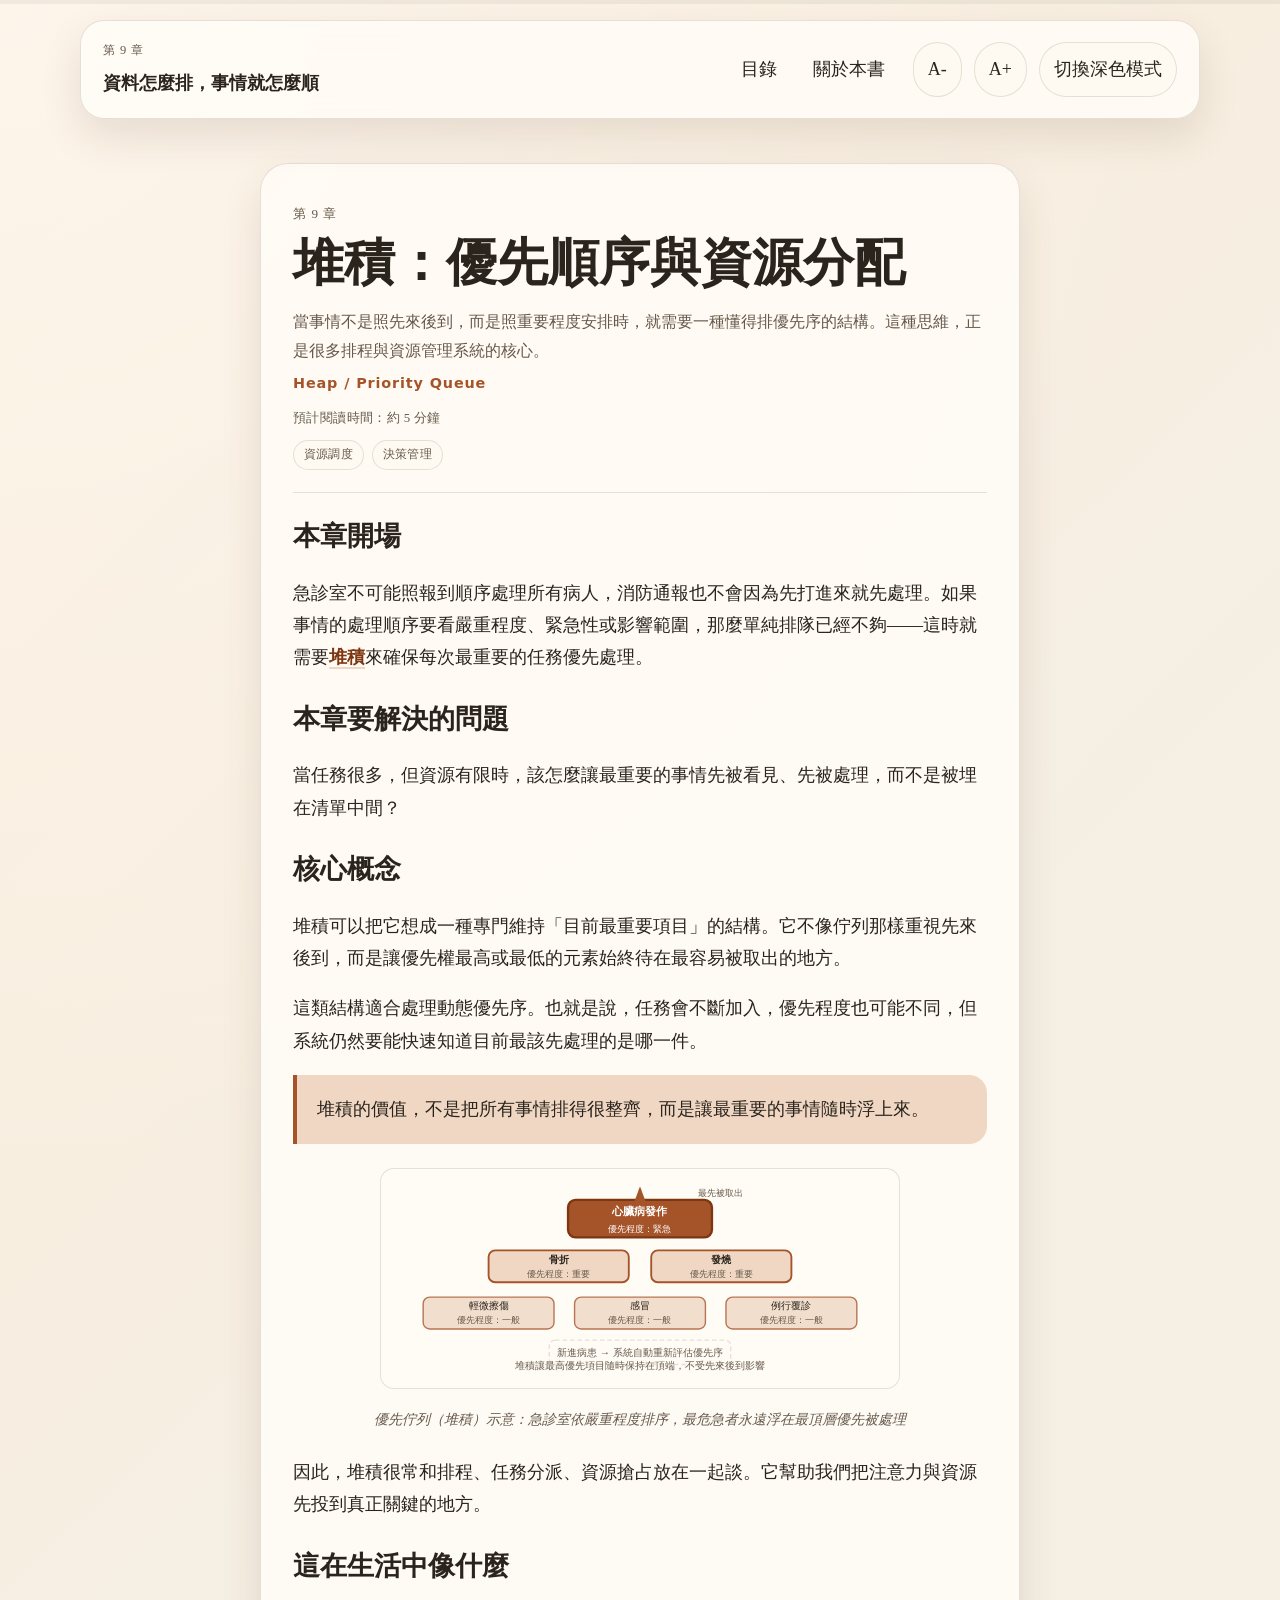
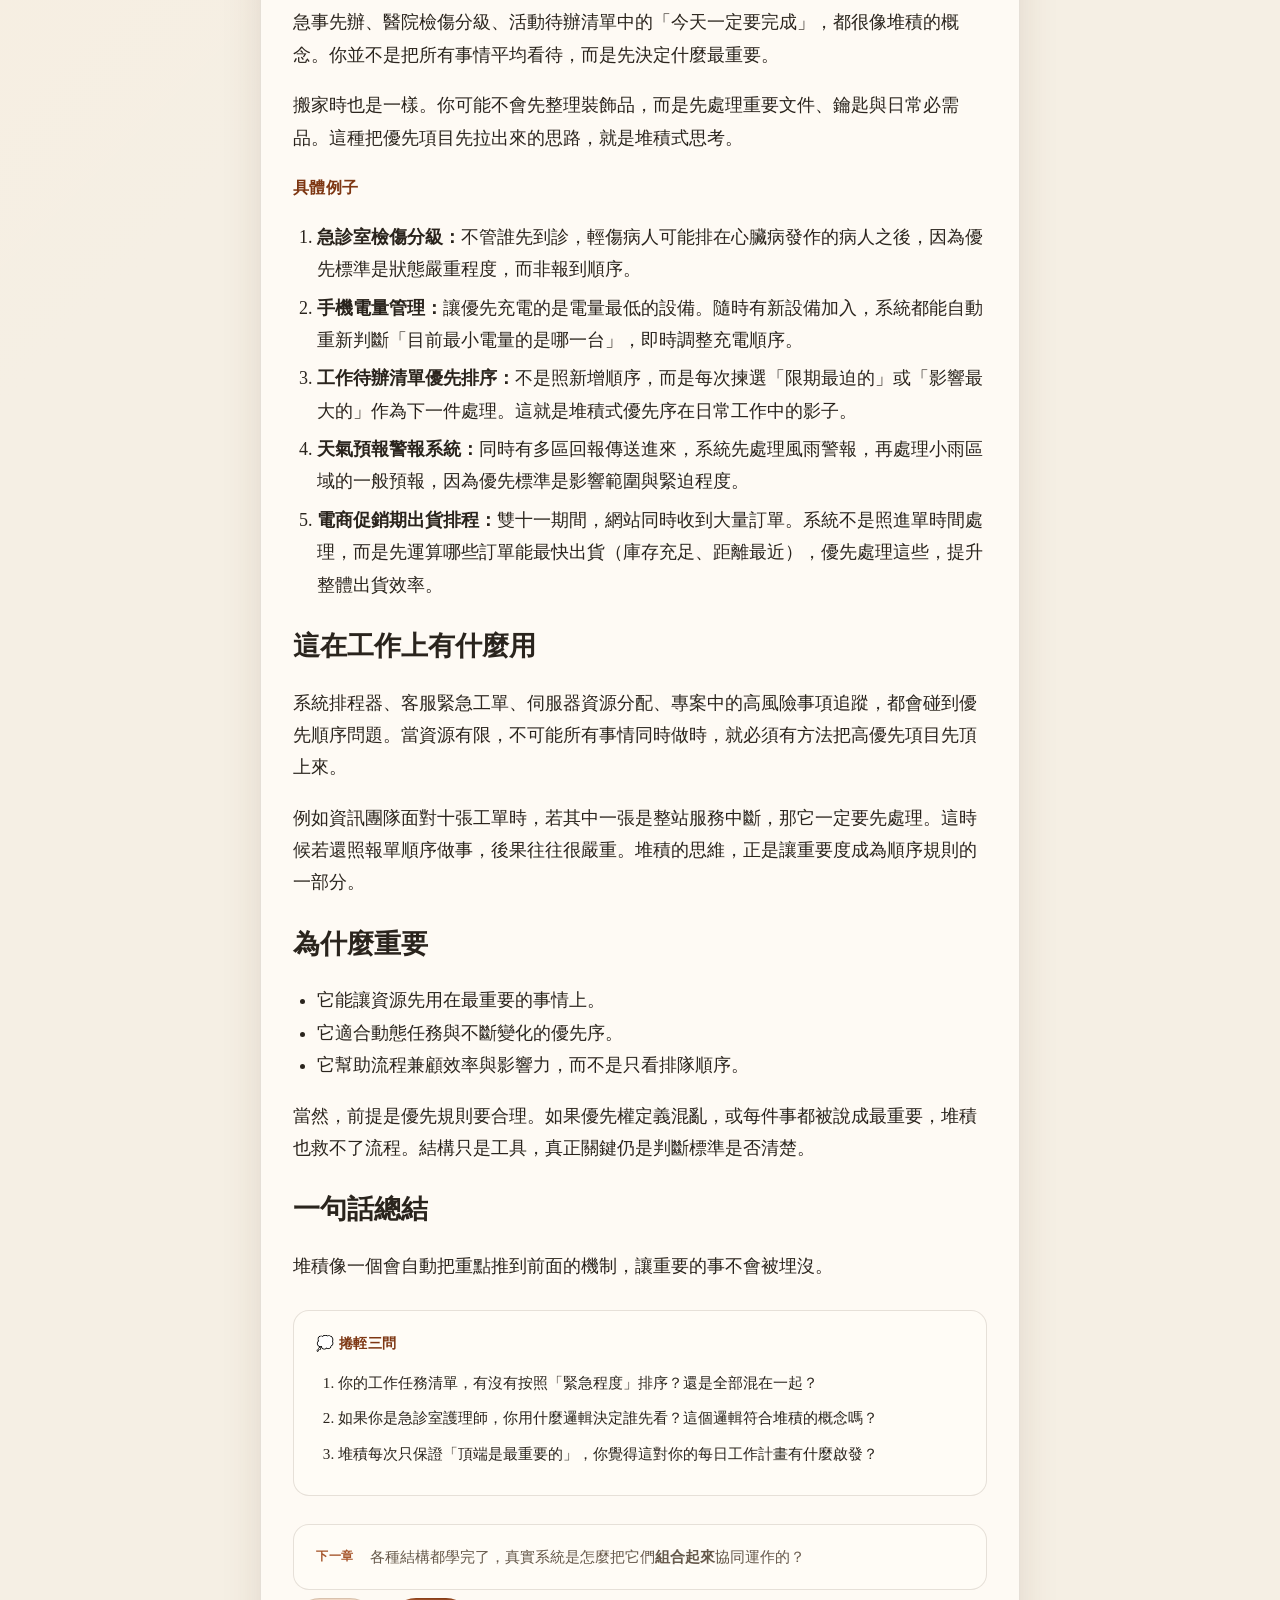
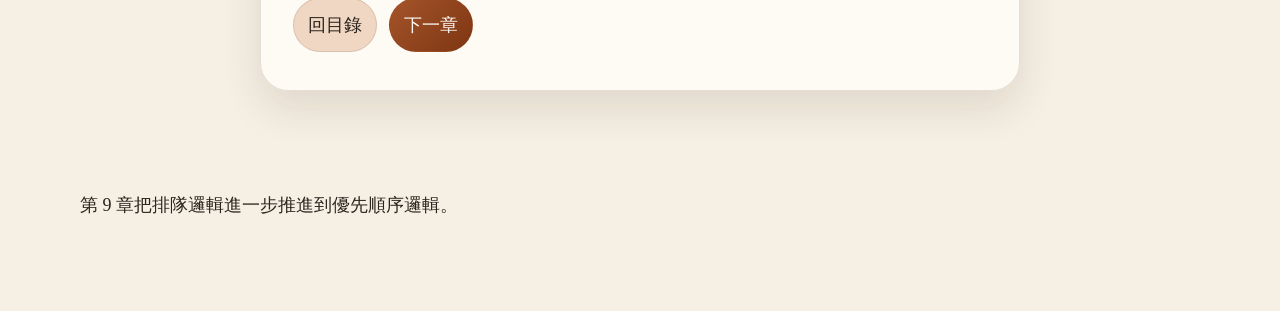
<file: chapters/ch09.html>
<!DOCTYPE html>
<html lang="zh-Hant">
<head>
  <meta charset="UTF-8">
  <meta name="viewport" content="width=device-width, initial-scale=1.0">
  <title>第 9 章｜堆積：優先順序與資源分配</title>
  <meta property="og:title" content="第 9 章｜堆積：優先順序與資源分配">
  <meta property="og:description" content="當事情不是照先來後到，而是照重要程度安排時，就需要一種懂得排優先序的結構。">
  <meta property="og:type" content="article">
  <meta property="og:url" content="https://j945935cy.github.io/datastruct-in-life-work-book/chapters/ch09.html">
  <link rel="stylesheet" href="../style.css">
</head>
<body data-page="chapter" data-chapter="ch09">
  <div class="progress-bar" aria-hidden="true">
    <span id="reading-progress"></span>
  </div>
  <header class="site-header">
    <div class="brand-block">
      <p class="eyebrow">第 9 章</p>
      <a class="brand" href="../index.html">資料怎麼排，事情就怎麼順</a>
    </div>
    <nav class="top-nav" aria-label="章節導覽">
      <a href="../toc.html">目錄</a>
      <a href="../about.html">關於本書</a>
    </nav>
    <div class="reader-controls" aria-label="閱讀設定">
      <button type="button" data-action="font-down">A-</button>
      <button type="button" data-action="font-up">A+</button>
      <button type="button" data-action="toggle-theme">深色模式</button>
    </div>
  </header>
  <main class="page-shell">
    <article class="chapter-article">
      <header class="chapter-header">
        <p class="chapter-tag">第 9 章</p>
        <h1>堆積：優先順序與資源分配</h1>
        <p class="chapter-summary">當事情不是照先來後到，而是照重要程度安排時，就需要一種懂得排優先序的結構。這種思維，正是很多排程與資源管理系統的核心。</p>
        <p class="chapter-en-term">Heap / Priority Queue</p>
        <p class="reading-time">預計閱讀時間：約 5 分鐘</p>
        <div class="audience-tags" aria-label="適合讀者">
          <span class="audience-tag">資源調度</span>
          <span class="audience-tag">決策管理</span>
        </div>
      </header>

      <section id="intro">
        <h2>本章開場</h2>
        <p>急診室不可能照報到順序處理所有病人，消防通報也不會因為先打進來就先處理。如果事情的處理順序要看嚴重程度、緊急性或影響範圍，那麼單純排隊已經不夠——這時就需要<dfn>堆積</dfn>來確保每次最重要的任務優先處理。</p>
      </section>

      <section id="problem">
        <h2>本章要解決的問題</h2>
        <p>當任務很多，但資源有限時，該怎麼讓最重要的事情先被看見、先被處理，而不是被埋在清單中間？</p>
      </section>

      <section id="concept">
        <h2>核心概念</h2>
        <p>堆積可以把它想成一種專門維持「目前最重要項目」的結構。它不像佇列那樣重視先來後到，而是讓優先權最高或最低的元素始終待在最容易被取出的地方。</p>
        <p>這類結構適合處理動態優先序。也就是說，任務會不斷加入，優先程度也可能不同，但系統仍然要能快速知道目前最該先處理的是哪一件。</p>
        <blockquote>堆積的價值，不是把所有事情排得很整齊，而是讓最重要的事情隨時浮上來。</blockquote>
        <figure class="chapter-figure">
          <svg viewBox="0 0 520 200" xmlns="http://www.w3.org/2000/svg" aria-labelledby="ch09-fig-title" role="img">
            <title id="ch09-fig-title">堆積（優先佇列）示意圖</title>
            <defs>
              <marker id="ch09-arr" markerWidth="8" markerHeight="6" refX="7" refY="3" orient="auto">
                <polygon points="0 0, 8 3, 0 6" fill="var(--accent)"/>
              </marker>
            </defs>
            <!-- top: highest priority -->
            <rect x="183" y="16" width="154" height="40" rx="8" fill="var(--accent)" stroke="var(--accent-strong)" stroke-width="2.5"/>
            <text x="260" y="32" text-anchor="middle" font-size="12" font-weight="700" fill="white">心臟病發作</text>
            <text x="260" y="50" text-anchor="middle" font-size="10" fill="white">優先程度：緊急</text>
            <line x1="260" y1="14" x2="260" y2="4" stroke="var(--accent)" stroke-width="2.5" marker-end="url(#ch09-arr)"/>
            <text x="322" y="12" text-anchor="start" font-size="10" fill="var(--muted)">最先被取出</text>
            <!-- mid level -->
            <rect x="98"  y="70" width="150" height="34" rx="7" fill="var(--accent-soft)" stroke="var(--accent)" stroke-width="2"/>
            <text x="173" y="83" text-anchor="middle" font-size="11" font-weight="700" fill="var(--text)">骨折</text>
            <text x="173" y="98" text-anchor="middle" font-size="10" fill="var(--muted)">優先程度：重要</text>
            <rect x="272" y="70" width="150" height="34" rx="7" fill="var(--accent-soft)" stroke="var(--accent)" stroke-width="2"/>
            <text x="347" y="83" text-anchor="middle" font-size="11" font-weight="700" fill="var(--text)">發燒</text>
            <text x="347" y="98" text-anchor="middle" font-size="10" fill="var(--muted)">優先程度：重要</text>
            <!-- bottom level -->
            <rect x="28"  y="120" width="140" height="34" rx="7" fill="var(--accent-soft)" stroke="var(--accent)" stroke-width="1.5" opacity="0.8"/>
            <text x="98"  y="133" text-anchor="middle" font-size="11" fill="var(--text)">輕微擦傷</text>
            <text x="98"  y="148" text-anchor="middle" font-size="10" fill="var(--muted)">優先程度：一般</text>
            <rect x="190" y="120" width="140" height="34" rx="7" fill="var(--accent-soft)" stroke="var(--accent)" stroke-width="1.5" opacity="0.8"/>
            <text x="260" y="133" text-anchor="middle" font-size="11" fill="var(--text)">感冒</text>
            <text x="260" y="148" text-anchor="middle" font-size="10" fill="var(--muted)">優先程度：一般</text>
            <rect x="352" y="120" width="140" height="34" rx="7" fill="var(--accent-soft)" stroke="var(--accent)" stroke-width="1.5" opacity="0.8"/>
            <text x="422" y="133" text-anchor="middle" font-size="11" fill="var(--text)">例行覆診</text>
            <text x="422" y="148" text-anchor="middle" font-size="10" fill="var(--muted)">優先程度：一般</text>
            <!-- new item dashed -->
            <rect x="163" y="166" width="194" height="26" rx="6" fill="var(--surface)" stroke="var(--line)" stroke-width="1.5" stroke-dasharray="5 3"/>
            <text x="260" y="183" text-anchor="middle" font-size="11" fill="var(--muted)">新進病患 → 系統自動重新評估優先序</text>
            <text x="260" y="197" text-anchor="middle" font-size="11" fill="var(--muted)">堆積讓最高優先項目隨時保持在頂端，不受先來後到影響</text>
          </svg>
          <figcaption>優先佇列（堆積）示意：急診室依嚴重程度排序，最危急者永遠浮在最頂層優先被處理</figcaption>
        </figure>
        <p>因此，堆積很常和排程、任務分派、資源搶占放在一起談。它幫助我們把注意力與資源先投到真正關鍵的地方。</p>
      </section>

      <section id="life">
        <h2>這在生活中像什麼</h2>
        <p>急事先辦、醫院檢傷分級、活動待辦清單中的「今天一定要完成」，都很像堆積的概念。你並不是把所有事情平均看待，而是先決定什麼最重要。</p>
        <p>搬家時也是一樣。你可能不會先整理裝飾品，而是先處理重要文件、鑰匙與日常必需品。這種把優先項目先拉出來的思路，就是堆積式思考。</p>
        <h3>具體例子</h3>
        <ol>
          <li><strong>急診室檢傷分級：</strong>不管誰先到診，輕傷病人可能排在心臟病發作的病人之後，因為優先標準是狀態嚴重程度，而非報到順序。</li>
          <li><strong>手機電量管理：</strong>讓優先充電的是電量最低的設備。隨時有新設備加入，系統都能自動重新判斷「目前最小電量的是哪一台」，即時調整充電順序。</li>
          <li><strong>工作待辦清單優先排序：</strong>不是照新增順序，而是每次揀選「限期最迫的」或「影響最大的」作為下一件處理。這就是堆積式優先序在日常工作中的影子。</li>
          <li><strong>天氣預報警報系統：</strong>同時有多區回報傳送進來，系統先處理風雨警報，再處理小雨區域的一般預報，因為優先標準是影響範圍與緊迫程度。</li>
          <li><strong>電商促銷期出貨排程：</strong>雙十一期間，網站同時收到大量訂單。系統不是照進單時間處理，而是先運算哪些訂單能最快出貨（庫存充足、距離最近），優先處理這些，提升整體出貨效率。</li>
        </ol>
      </section>

      <section id="work">
        <h2>這在工作上有什麼用</h2>
        <p>系統排程器、客服緊急工單、伺服器資源分配、專案中的高風險事項追蹤，都會碰到優先順序問題。當資源有限，不可能所有事情同時做時，就必須有方法把高優先項目先頂上來。</p>
        <p>例如資訊團隊面對十張工單時，若其中一張是整站服務中斷，那它一定要先處理。這時候若還照報單順序做事，後果往往很嚴重。堆積的思維，正是讓重要度成為順序規則的一部分。</p>
      </section>

      <section>
        <h2>為什麼重要</h2>
        <ul>
          <li>它能讓資源先用在最重要的事情上。</li>
          <li>它適合動態任務與不斷變化的優先序。</li>
          <li>它幫助流程兼顧效率與影響力，而不是只看排隊順序。</li>
        </ul>
        <p>當然，前提是優先規則要合理。如果優先權定義混亂，或每件事都被說成最重要，堆積也救不了流程。結構只是工具，真正關鍵仍是判斷標準是否清楚。</p>
      </section>

      <section id="summary">
        <h2>一句話總結</h2>
        <p>堆積像一個會自動把重點推到前面的機制，讓重要的事不會被埋沒。</p>
      </section>

      <div class="review-questions">
        <h3>💭 捲輊三問</h3>
        <ol>
          <li>你的工作任務清單，有沒有按照「緊急程度」排序？還是全部混在一起？</li>
          <li>如果你是急診室護理師，你用什麼邏輯決定誰先看？這個邏輯符合堆積的概念嗎？</li>
          <li>堆積每次只保證「頂端是最重要的」，你覺得這對你的每日工作計畫有什麼啟發？</li>
        </ol>
      </div>

      <div class="next-chapter-preview">
        <span class="ncp-label">下一章</span>
        <p>各種結構都學完了，真實系統是怎麼把它們<strong>組合起來</strong>協同運作的？</p>
      </div>

      <nav class="chapter-nav" aria-label="章節導覽">
        <a class="button secondary" href="../toc.html">回目錄</a>
        <a class="button primary" href="ch10.html">下一章</a>
      </nav>
    </article>
  </main>
  <footer class="site-footer">
    <p>第 9 章把排隊邏輯進一步推進到優先順序邏輯。</p>
  </footer>
  <button id="back-to-top" class="back-to-top" type="button" aria-label="回到頁面頂端">↑</button>
  <script src="../script.js"></script>
</body>
</html>
</file>
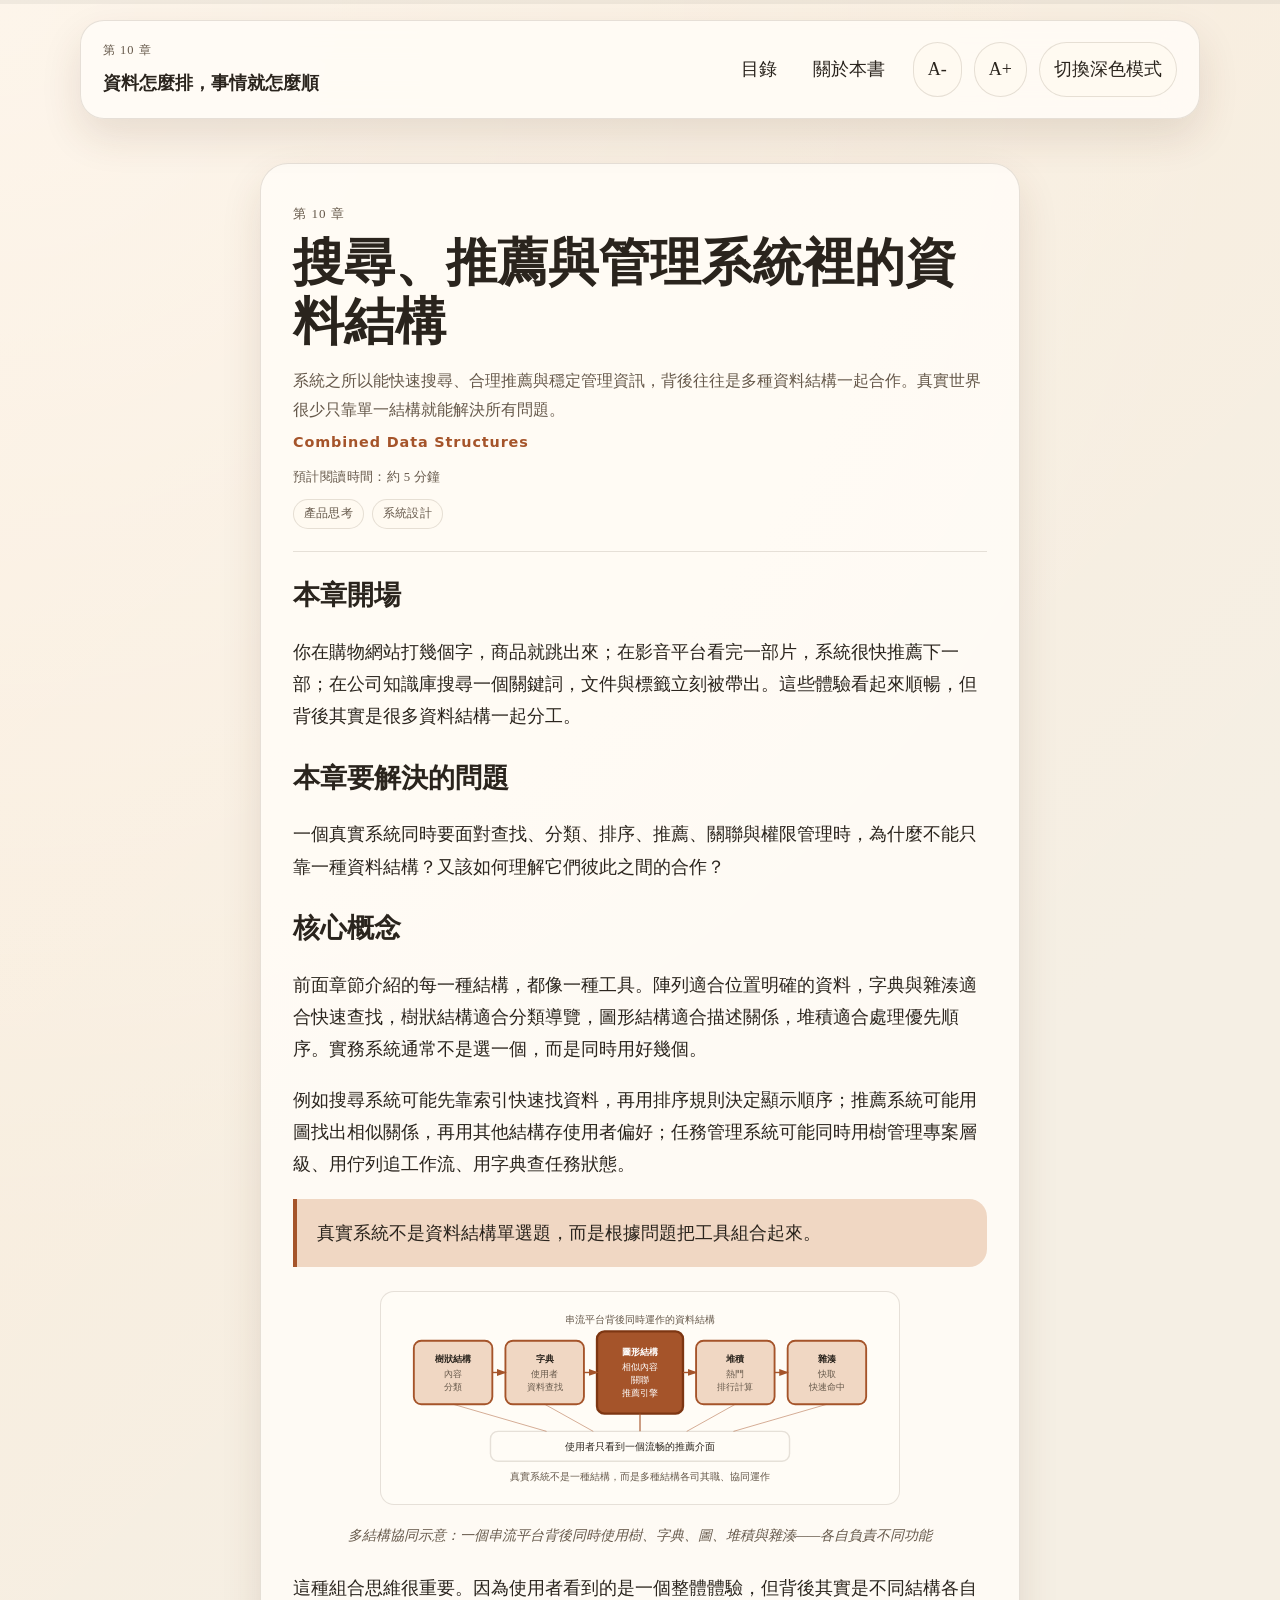
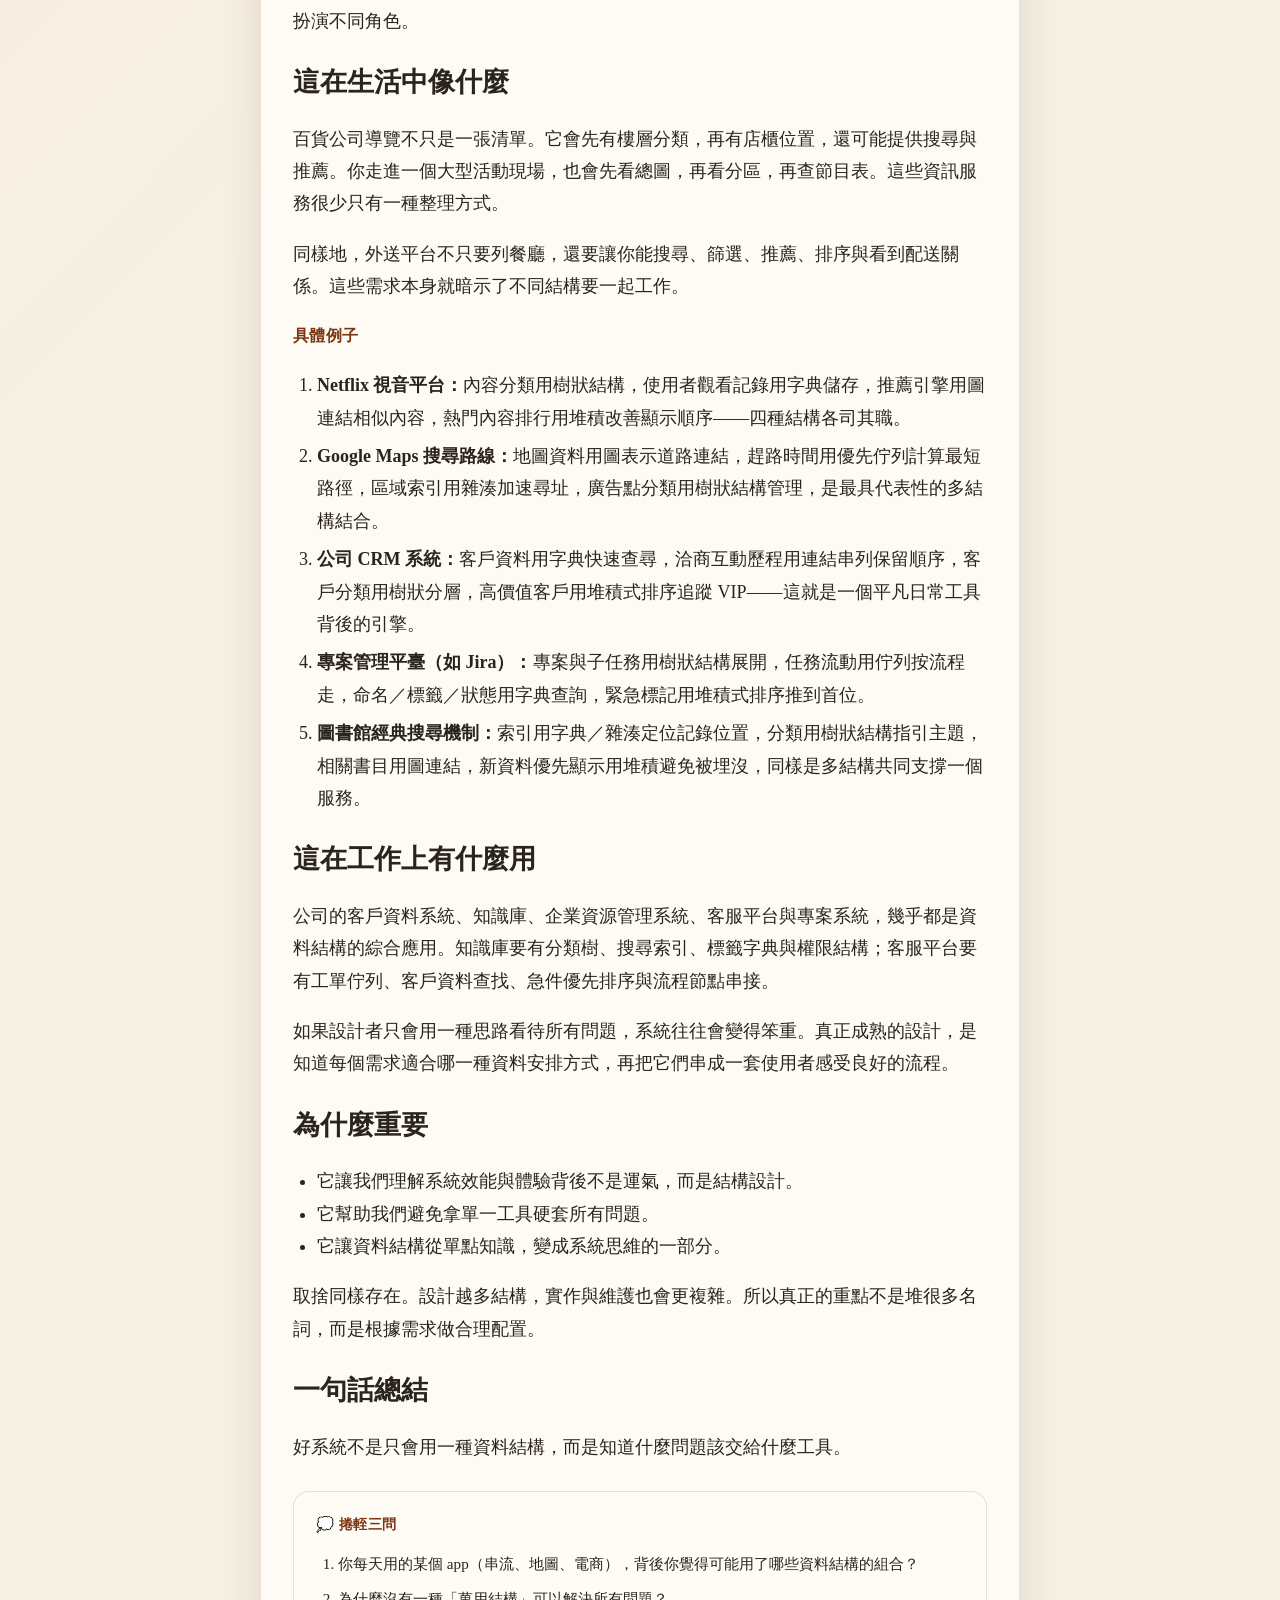
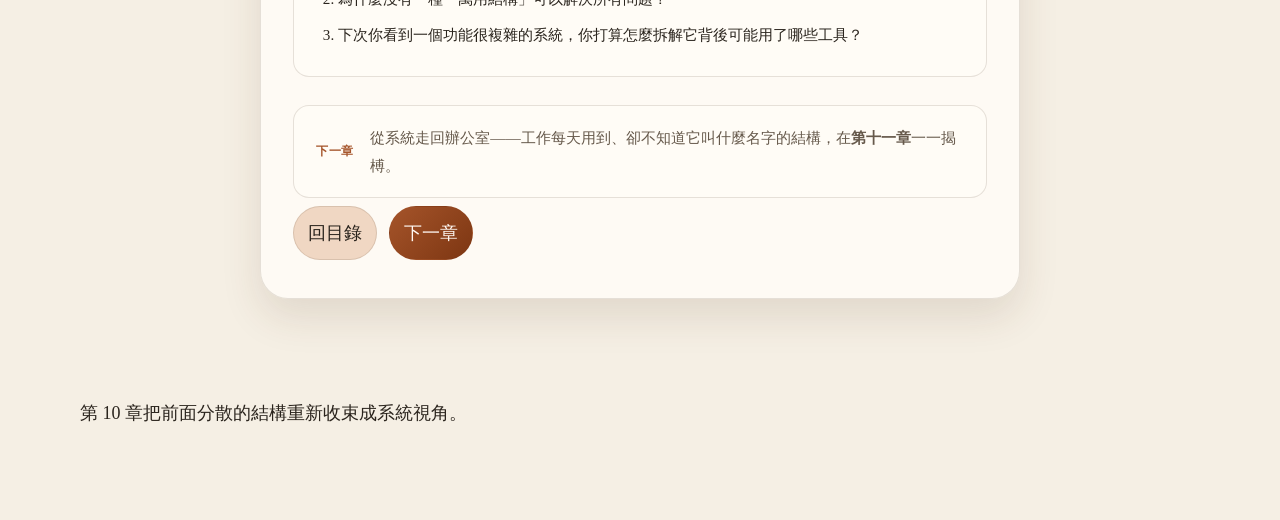
<file: chapters/ch10.html>
<!DOCTYPE html>
<html lang="zh-Hant">
<head>
  <meta charset="UTF-8">
  <meta name="viewport" content="width=device-width, initial-scale=1.0">
  <title>第 10 章｜搜尋、推薦與管理系統裡的資料結構</title>
  <meta property="og:title" content="第 10 章｜搜尋、推薦與管理系統裡的資料結構">
  <meta property="og:description" content="系統之所以能快速搜尋、合理推薦與穩定管理資訊，背後往往是多種資料結構一起合作。">
  <meta property="og:type" content="article">
  <meta property="og:url" content="https://j945935cy.github.io/datastruct-in-life-work-book/chapters/ch10.html">
  <link rel="stylesheet" href="../style.css">
</head>
<body data-page="chapter" data-chapter="ch10">
  <div class="progress-bar" aria-hidden="true">
    <span id="reading-progress"></span>
  </div>
  <header class="site-header">
    <div class="brand-block">
      <p class="eyebrow">第 10 章</p>
      <a class="brand" href="../index.html">資料怎麼排，事情就怎麼順</a>
    </div>
    <nav class="top-nav" aria-label="章節導覽">
      <a href="../toc.html">目錄</a>
      <a href="../about.html">關於本書</a>
    </nav>
    <div class="reader-controls" aria-label="閱讀設定">
      <button type="button" data-action="font-down">A-</button>
      <button type="button" data-action="font-up">A+</button>
      <button type="button" data-action="toggle-theme">深色模式</button>
    </div>
  </header>
  <main class="page-shell">
    <article class="chapter-article">
      <header class="chapter-header">
        <p class="chapter-tag">第 10 章</p>
        <h1>搜尋、推薦與管理系統裡的資料結構</h1>
        <p class="chapter-summary">系統之所以能快速搜尋、合理推薦與穩定管理資訊，背後往往是多種資料結構一起合作。真實世界很少只靠單一結構就能解決所有問題。</p>
        <p class="chapter-en-term">Combined Data Structures</p>
        <p class="reading-time">預計閱讀時間：約 5 分鐘</p>
        <div class="audience-tags" aria-label="適合讀者">
          <span class="audience-tag">產品思考</span>
          <span class="audience-tag">系統設計</span>
        </div>
      </header>

      <section id="intro">
        <h2>本章開場</h2>
        <p>你在購物網站打幾個字，商品就跳出來；在影音平台看完一部片，系統很快推薦下一部；在公司知識庫搜尋一個關鍵詞，文件與標籤立刻被帶出。這些體驗看起來順暢，但背後其實是很多資料結構一起分工。</p>
      </section>

      <section id="problem">
        <h2>本章要解決的問題</h2>
        <p>一個真實系統同時要面對查找、分類、排序、推薦、關聯與權限管理時，為什麼不能只靠一種資料結構？又該如何理解它們彼此之間的合作？</p>
      </section>

      <section id="concept">
        <h2>核心概念</h2>
        <p>前面章節介紹的每一種結構，都像一種工具。陣列適合位置明確的資料，字典與雜湊適合快速查找，樹狀結構適合分類導覽，圖形結構適合描述關係，堆積適合處理優先順序。實務系統通常不是選一個，而是同時用好幾個。</p>
        <p>例如搜尋系統可能先靠索引快速找資料，再用排序規則決定顯示順序；推薦系統可能用圖找出相似關係，再用其他結構存使用者偏好；任務管理系統可能同時用樹管理專案層級、用佇列追工作流、用字典查任務狀態。</p>
        <blockquote>真實系統不是資料結構單選題，而是根據問題把工具組合起來。</blockquote>

        <figure class="chapter-figure">
          <svg viewBox="0 0 520 192" xmlns="http://www.w3.org/2000/svg" aria-labelledby="ch10-fig-title" role="img">
            <title id="ch10-fig-title">多種資料結構協同運作示意（以串流平台為例）</title>
            <defs>
              <marker id="ch10-arr" markerWidth="7" markerHeight="5" refX="6" refY="2.5" orient="auto">
                <polygon points="0 0, 7 2.5, 0 5" fill="var(--accent)"/>
              </marker>
            </defs>
            <text x="260" y="16" text-anchor="middle" font-size="11" fill="var(--muted)">串流平台背後同時運作的資料結構</text>
            <!-- 5 structure boxes -->
            <rect x="18"  y="35" width="84" height="68" rx="8" fill="var(--accent-soft)" stroke="var(--accent)" stroke-width="2"/>
            <text x="60"  y="58" text-anchor="middle" font-size="10" font-weight="700" fill="var(--text)">樹狀結構</text>
            <text x="60"  y="74" text-anchor="middle" font-size="10" fill="var(--muted)">內容</text>
            <text x="60"  y="88" text-anchor="middle" font-size="10" fill="var(--muted)">分類</text>
            <rect x="116" y="35" width="84" height="68" rx="8" fill="var(--accent-soft)" stroke="var(--accent)" stroke-width="2"/>
            <text x="158" y="58" text-anchor="middle" font-size="10" font-weight="700" fill="var(--text)">字典</text>
            <text x="158" y="74" text-anchor="middle" font-size="10" fill="var(--muted)">使用者</text>
            <text x="158" y="88" text-anchor="middle" font-size="10" fill="var(--muted)">資料查找</text>
            <!-- center (main): graph -->
            <rect x="214" y="25" width="92" height="88" rx="8" fill="var(--accent)" stroke="var(--accent-strong)" stroke-width="2.5"/>
            <text x="260" y="50" text-anchor="middle" font-size="10" font-weight="700" fill="white">圖形結構</text>
            <text x="260" y="66" text-anchor="middle" font-size="10" fill="white">相似內容</text>
            <text x="260" y="80" text-anchor="middle" font-size="10" fill="white">關聯</text>
            <text x="260" y="94" text-anchor="middle" font-size="10" fill="white">推薦引擎</text>
            <rect x="320" y="35" width="84" height="68" rx="8" fill="var(--accent-soft)" stroke="var(--accent)" stroke-width="2"/>
            <text x="362" y="58" text-anchor="middle" font-size="10" font-weight="700" fill="var(--text)">堆積</text>
            <text x="362" y="74" text-anchor="middle" font-size="10" fill="var(--muted)">熱門</text>
            <text x="362" y="88" text-anchor="middle" font-size="10" fill="var(--muted)">排行計算</text>
            <rect x="418" y="35" width="84" height="68" rx="8" fill="var(--accent-soft)" stroke="var(--accent)" stroke-width="2"/>
            <text x="460" y="58" text-anchor="middle" font-size="10" font-weight="700" fill="var(--text)">雜湊</text>
            <text x="460" y="74" text-anchor="middle" font-size="10" fill="var(--muted)">快取</text>
            <text x="460" y="88" text-anchor="middle" font-size="10" fill="var(--muted)">快速命中</text>
            <!-- connecting arrows -->
            <line x1="102" y1="69" x2="116" y2="69" stroke="var(--accent)" stroke-width="1.5" marker-end="url(#ch10-arr)"/>
            <line x1="200" y1="69" x2="214" y2="69" stroke="var(--accent)" stroke-width="1.5" marker-end="url(#ch10-arr)"/>
            <line x1="306" y1="69" x2="320" y2="69" stroke="var(--accent)" stroke-width="1.5" marker-end="url(#ch10-arr)"/>
            <line x1="404" y1="69" x2="418" y2="69" stroke="var(--accent)" stroke-width="1.5" marker-end="url(#ch10-arr)"/>
            <!-- user experience box -->
            <rect x="100" y="132" width="320" height="32" rx="8" fill="var(--surface)" stroke="var(--line)" stroke-width="1.5"/>
            <text x="260" y="152" text-anchor="middle" font-size="11" fill="var(--text)">使用者只看到一個流畅的推薦介面</text>
            <!-- arrows to user box -->
            <line x1="60"  y1="103" x2="160" y2="132" stroke="var(--accent)" stroke-width="1" opacity="0.5"/>
            <line x1="158" y1="103" x2="210" y2="132" stroke="var(--accent)" stroke-width="1" opacity="0.5"/>
            <line x1="260" y1="113" x2="260" y2="132" stroke="var(--accent)" stroke-width="1.5" opacity="0.8"/>
            <line x1="362" y1="103" x2="310" y2="132" stroke="var(--accent)" stroke-width="1" opacity="0.5"/>
            <line x1="460" y1="103" x2="360" y2="132" stroke="var(--accent)" stroke-width="1" opacity="0.5"/>
            <!-- caption -->
            <text x="260" y="184" text-anchor="middle" font-size="11" fill="var(--muted)">真實系統不是一種結構，而是多種結構各司其職、協同運作</text>
          </svg>
          <figcaption>多結構協同示意：一個串流平台背後同時使用樹、字典、圖、堆積與雜湊——各自負責不同功能</figcaption>
        </figure>

        <p>這種組合思維很重要。因為使用者看到的是一個整體體驗，但背後其實是不同結構各自扮演不同角色。</p>
      </section>

      <section id="life">
        <h2>這在生活中像什麼</h2>
        <p>百貨公司導覽不只是一張清單。它會先有樓層分類，再有店櫃位置，還可能提供搜尋與推薦。你走進一個大型活動現場，也會先看總圖，再看分區，再查節目表。這些資訊服務很少只有一種整理方式。</p>
        <p>同樣地，外送平台不只要列餐廳，還要讓你能搜尋、篩選、推薦、排序與看到配送關係。這些需求本身就暗示了不同結構要一起工作。</p>
        <h3>具體例子</h3>
        <ol>
          <li><strong>Netflix 視音平台：</strong>內容分類用樹狀結構，使用者觀看記錄用字典儲存，推薦引擎用圖連結相似內容，熱門內容排行用堆積改善顯示順序——四種結構各司其職。</li>
          <li><strong>Google Maps 搜尋路線：</strong>地圖資料用圖表示道路連結，趕路時間用優先佇列計算最短路徑，區域索引用雜湊加速尋址，廣告點分類用樹狀結構管理，是最具代表性的多結構結合。</li>
          <li><strong>公司 CRM 系統：</strong>客戶資料用字典快速查尋，洽商互動歷程用連結串列保留順序，客戶分類用樹狀分層，高價值客戶用堆積式排序追蹤 VIP——這就是一個平凡日常工具背後的引擎。</li>
          <li><strong>專案管理平臺（如 Jira）：</strong>專案與子任務用樹狀結構展開，任務流動用佇列按流程走，命名／標籤／狀態用字典查詢，緊急標記用堆積式排序推到首位。</li>
          <li><strong>圖書館經典搜尋機制：</strong>索引用字典／雜湊定位記錄位置，分類用樹狀結構指引主題，相關書目用圖連結，新資料優先顯示用堆積避免被埋沒，同樣是多結構共同支撐一個服務。</li>
        </ol>
      </section>

      <section id="work">
        <h2>這在工作上有什麼用</h2>
        <p>公司的客戶資料系統、知識庫、企業資源管理系統、客服平台與專案系統，幾乎都是資料結構的綜合應用。知識庫要有分類樹、搜尋索引、標籤字典與權限結構；客服平台要有工單佇列、客戶資料查找、急件優先排序與流程節點串接。</p>
        <p>如果設計者只會用一種思路看待所有問題，系統往往會變得笨重。真正成熟的設計，是知道每個需求適合哪一種資料安排方式，再把它們串成一套使用者感受良好的流程。</p>
      </section>

      <section>
        <h2>為什麼重要</h2>
        <ul>
          <li>它讓我們理解系統效能與體驗背後不是運氣，而是結構設計。</li>
          <li>它幫助我們避免拿單一工具硬套所有問題。</li>
          <li>它讓資料結構從單點知識，變成系統思維的一部分。</li>
        </ul>
        <p>取捨同樣存在。設計越多結構，實作與維護也會更複雜。所以真正的重點不是堆很多名詞，而是根據需求做合理配置。</p>
      </section>

      <section id="summary">
        <h2>一句話總結</h2>
        <p>好系統不是只會用一種資料結構，而是知道什麼問題該交給什麼工具。</p>
      </section>

      <div class="review-questions">
        <h3>💭 捲輊三問</h3>
        <ol>
          <li>你每天用的某個 app（串流、地圖、電商），背後你覺得可能用了哪些資料結構的組合？</li>
          <li>為什麼沒有一種「萬用結構」可以解決所有問題？</li>
          <li>下次你看到一個功能很複雜的系統，你打算怎麼拆解它背後可能用了哪些工具？</li>
        </ol>
      </div>

      <div class="next-chapter-preview">
        <span class="ncp-label">下一章</span>
        <p>從系統走回辦公室——工作每天用到、卻不知道它叫什麼名字的結構，在<strong>第十一章</strong>一一揭榑。</p>
      </div>

      <nav class="chapter-nav" aria-label="章節導覽">
        <a class="button secondary" href="../toc.html">回目錄</a>
        <a class="button primary" href="ch11.html">下一章</a>
      </nav>
    </article>
  </main>
  <footer class="site-footer">
    <p>第 10 章把前面分散的結構重新收束成系統視角。</p>
  </footer>
  <button id="back-to-top" class="back-to-top" type="button" aria-label="回到頁面頂端">↑</button>
  <script src="../script.js"></script>
</body>
</html>
</file>
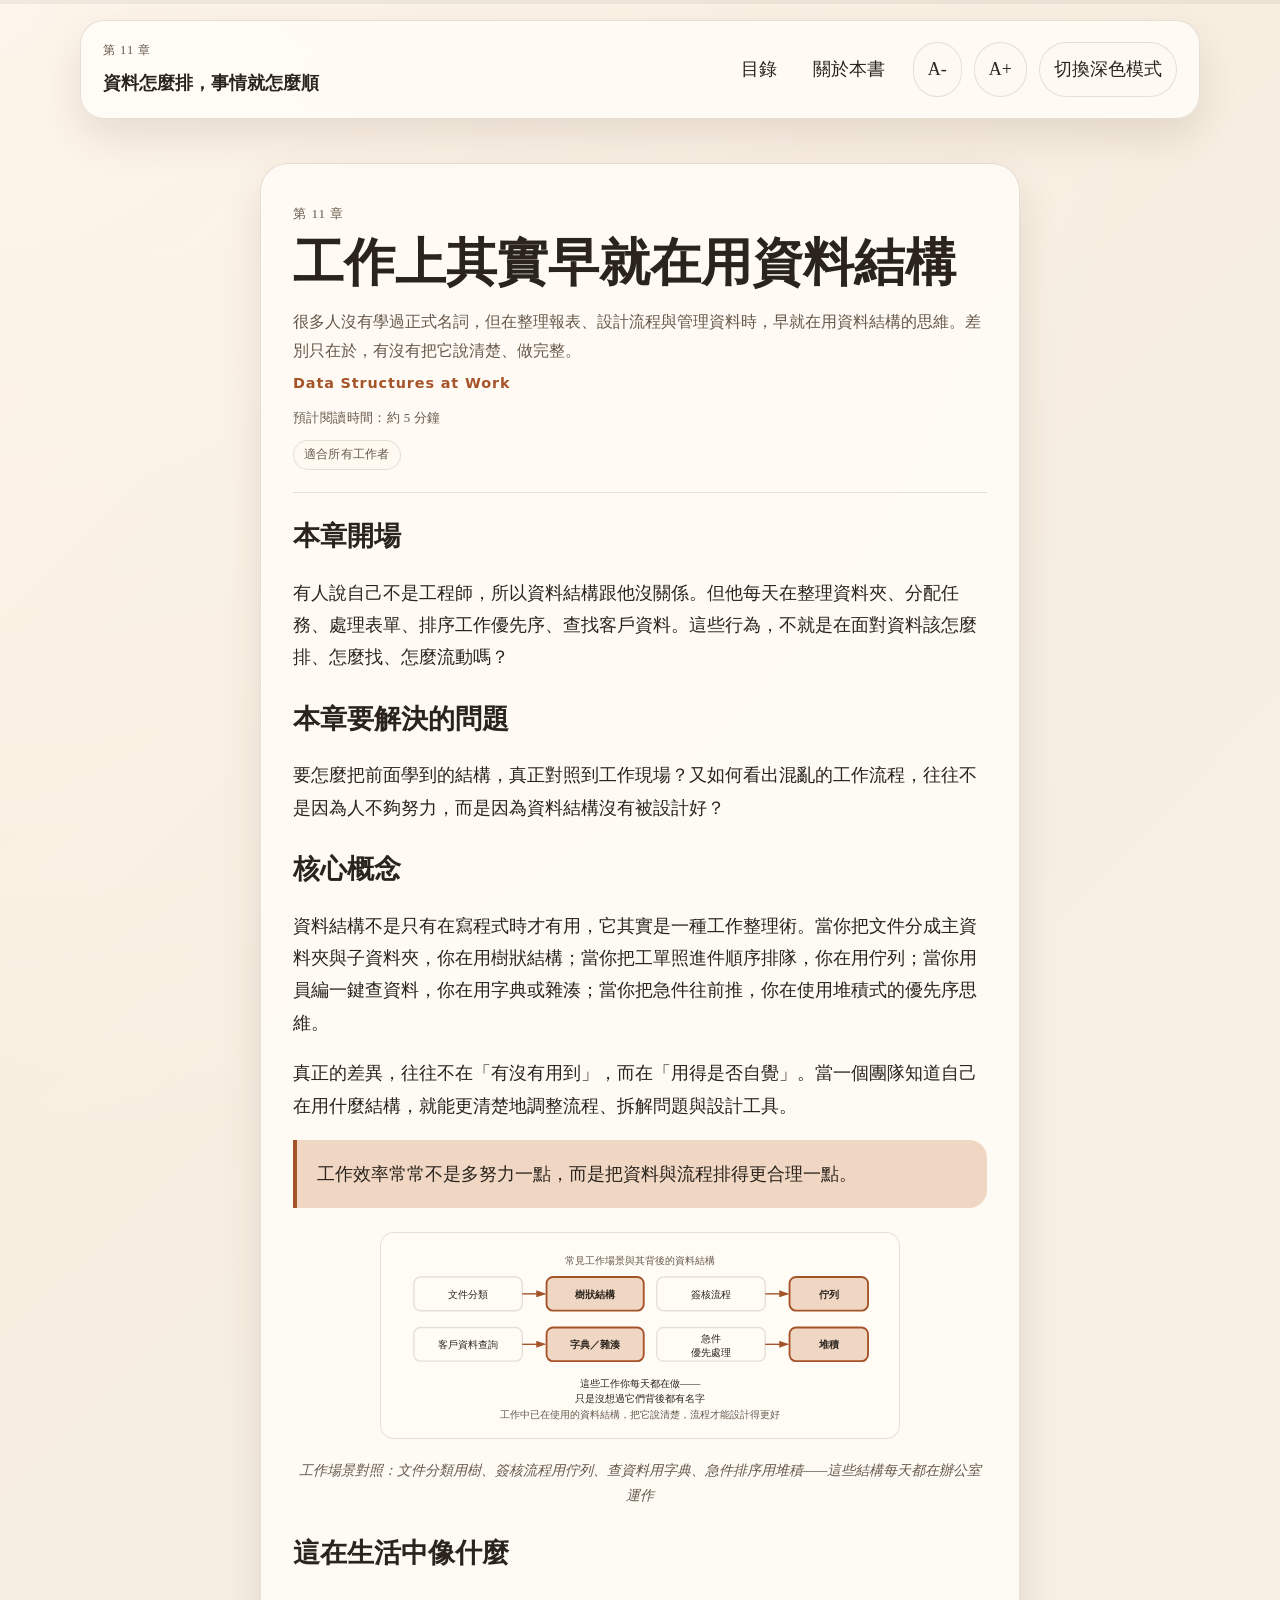
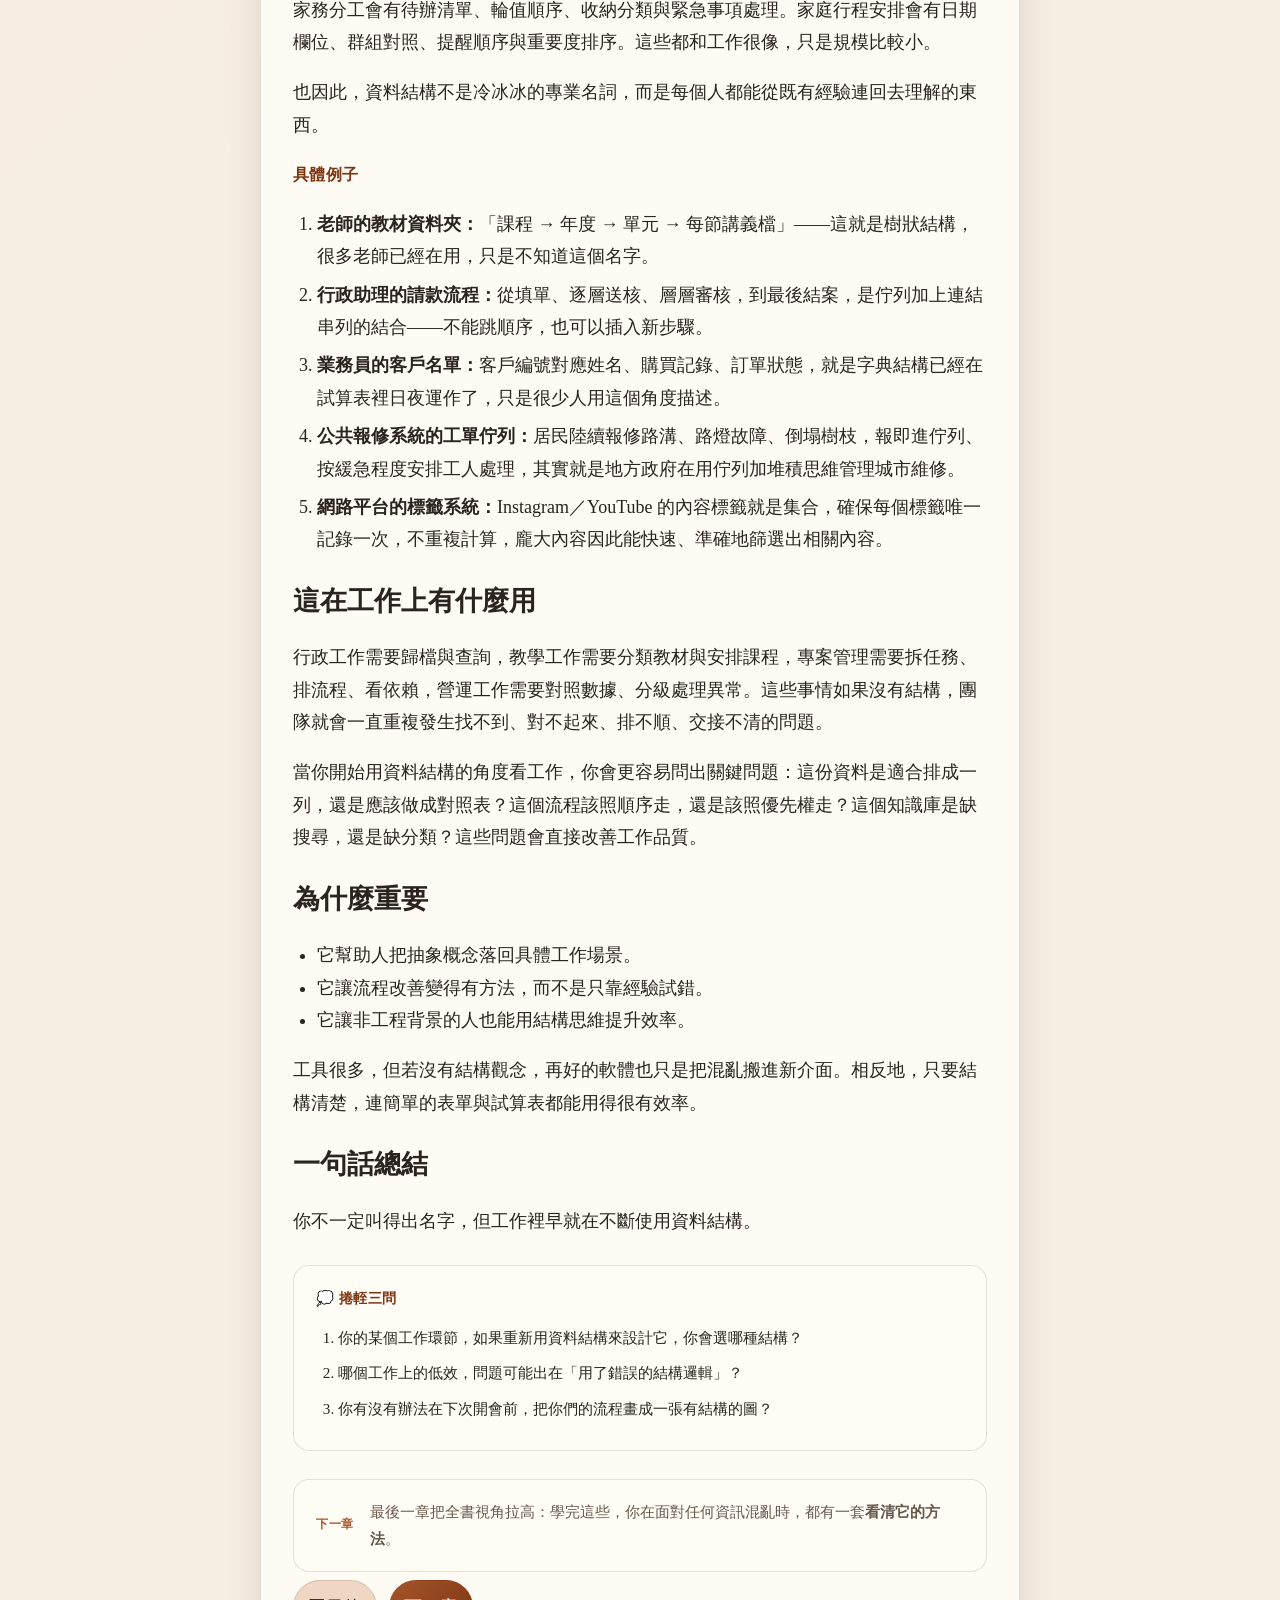
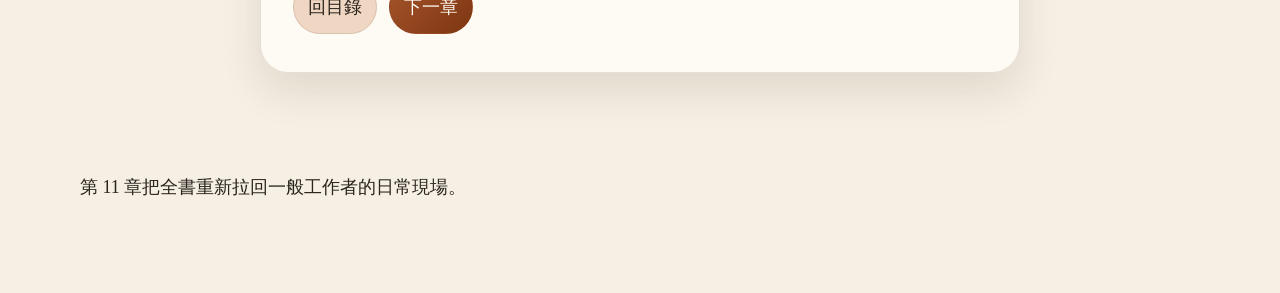
<file: chapters/ch11.html>
<!DOCTYPE html>
<html lang="zh-Hant">
<head>
  <meta charset="UTF-8">
  <meta name="viewport" content="width=device-width, initial-scale=1.0">
  <title>第 11 章｜工作上其實早就在用資料結構</title>
  <meta property="og:title" content="第 11 章｜工作上其實早就在用資料結構">
  <meta property="og:description" content="很多人沒有學過正式名詞，但在整理報表、設計流程與管理資料時，早就在用資料結構的思維。">
  <meta property="og:type" content="article">
  <meta property="og:url" content="https://j945935cy.github.io/datastruct-in-life-work-book/chapters/ch11.html">
  <link rel="stylesheet" href="../style.css">
</head>
<body data-page="chapter" data-chapter="ch11">
  <div class="progress-bar" aria-hidden="true">
    <span id="reading-progress"></span>
  </div>
  <header class="site-header">
    <div class="brand-block">
      <p class="eyebrow">第 11 章</p>
      <a class="brand" href="../index.html">資料怎麼排，事情就怎麼順</a>
    </div>
    <nav class="top-nav" aria-label="章節導覽">
      <a href="../toc.html">目錄</a>
      <a href="../about.html">關於本書</a>
    </nav>
    <div class="reader-controls" aria-label="閱讀設定">
      <button type="button" data-action="font-down">A-</button>
      <button type="button" data-action="font-up">A+</button>
      <button type="button" data-action="toggle-theme">深色模式</button>
    </div>
  </header>
  <main class="page-shell">
    <article class="chapter-article">
      <header class="chapter-header">
        <p class="chapter-tag">第 11 章</p>
        <h1>工作上其實早就在用資料結構</h1>
        <p class="chapter-summary">很多人沒有學過正式名詞，但在整理報表、設計流程與管理資料時，早就在用資料結構的思維。差別只在於，有沒有把它說清楚、做完整。</p>
        <p class="chapter-en-term">Data Structures at Work</p>
        <p class="reading-time">預計閱讀時間：約 5 分鐘</p>
        <div class="audience-tags" aria-label="適合讀者">
          <span class="audience-tag">適合所有工作者</span>
        </div>
      </header>

      <section id="intro">
        <h2>本章開場</h2>
        <p>有人說自己不是工程師，所以資料結構跟他沒關係。但他每天在整理資料夾、分配任務、處理表單、排序工作優先序、查找客戶資料。這些行為，不就是在面對資料該怎麼排、怎麼找、怎麼流動嗎？</p>
      </section>

      <section id="problem">
        <h2>本章要解決的問題</h2>
        <p>要怎麼把前面學到的結構，真正對照到工作現場？又如何看出混亂的工作流程，往往不是因為人不夠努力，而是因為資料結構沒有被設計好？</p>
      </section>

      <section id="concept">
        <h2>核心概念</h2>
        <p>資料結構不是只有在寫程式時才有用，它其實是一種工作整理術。當你把文件分成主資料夾與子資料夾，你在用樹狀結構；當你把工單照進件順序排隊，你在用佇列；當你用員編一鍵查資料，你在用字典或雜湊；當你把急件往前推，你在使用堆積式的優先序思維。</p>
        <p>真正的差異，往往不在「有沒有用到」，而在「用得是否自覺」。當一個團隊知道自己在用什麼結構，就能更清楚地調整流程、拆解問題與設計工具。</p>
        <blockquote>工作效率常常不是多努力一點，而是把資料與流程排得更合理一點。</blockquote>

        <figure class="chapter-figure">
          <svg viewBox="0 0 520 185" xmlns="http://www.w3.org/2000/svg" aria-labelledby="ch11-fig-title" role="img">
            <title id="ch11-fig-title">工作場景與資料結構對照圖</title>
            <defs>
              <marker id="ch11-arr" markerWidth="7" markerHeight="5" refX="6" refY="2.5" orient="auto">
                <polygon points="0 0, 7 2.5, 0 5" fill="var(--accent)"/>
              </marker>
            </defs>
            <text x="260" y="16" text-anchor="middle" font-size="11" fill="var(--muted)">常見工作場景與其背後的資料結構</text>
            <!-- row 1 -->
            <rect x="18"  y="30" width="116" height="36" rx="7" fill="var(--surface)" stroke="var(--line)" stroke-width="1.5"/>
            <text x="76"  y="52" text-anchor="middle" font-size="11" fill="var(--text)">文件分類</text>
            <line x1="134" y1="48" x2="158" y2="48" stroke="var(--accent)" stroke-width="1.5" marker-end="url(#ch11-arr)"/>
            <rect x="160" y="30" width="104" height="36" rx="7" fill="var(--accent-soft)" stroke="var(--accent)" stroke-width="2"/>
            <text x="212" y="52" text-anchor="middle" font-size="11" font-weight="700" fill="var(--text)">樹狀結構</text>
            <rect x="278" y="30" width="116" height="36" rx="7" fill="var(--surface)" stroke="var(--line)" stroke-width="1.5"/>
            <text x="336" y="52" text-anchor="middle" font-size="11" fill="var(--text)">簽核流程</text>
            <line x1="394" y1="48" x2="418" y2="48" stroke="var(--accent)" stroke-width="1.5" marker-end="url(#ch11-arr)"/>
            <rect x="420" y="30" width="84" height="36" rx="7" fill="var(--accent-soft)" stroke="var(--accent)" stroke-width="2"/>
            <text x="462" y="52" text-anchor="middle" font-size="11" font-weight="700" fill="var(--text)">佇列</text>
            <!-- row 2 -->
            <rect x="18"  y="84" width="116" height="36" rx="7" fill="var(--surface)" stroke="var(--line)" stroke-width="1.5"/>
            <text x="76"  y="106" text-anchor="middle" font-size="11" fill="var(--text)">客戶資料查詢</text>
            <line x1="134" y1="102" x2="158" y2="102" stroke="var(--accent)" stroke-width="1.5" marker-end="url(#ch11-arr)"/>
            <rect x="160" y="84" width="104" height="36" rx="7" fill="var(--accent-soft)" stroke="var(--accent)" stroke-width="2"/>
            <text x="212" y="106" text-anchor="middle" font-size="11" font-weight="700" fill="var(--text)">字典／雜湊</text>
            <rect x="278" y="84" width="116" height="36" rx="7" fill="var(--surface)" stroke="var(--line)" stroke-width="1.5"/>
            <text x="336" y="100" text-anchor="middle" font-size="11" fill="var(--text)">急件</text>
            <text x="336" y="114" text-anchor="middle" font-size="11" fill="var(--text)">優先處理</text>
            <line x1="394" y1="102" x2="418" y2="102" stroke="var(--accent)" stroke-width="1.5" marker-end="url(#ch11-arr)"/>
            <rect x="420" y="84" width="84" height="36" rx="7" fill="var(--accent-soft)" stroke="var(--accent)" stroke-width="2"/>
            <text x="462" y="106" text-anchor="middle" font-size="11" font-weight="700" fill="var(--text)">堆積</text>
            <text x="260" y="148" text-anchor="middle" font-size="11" fill="var(--text)">這些工作你每天都在做——</text>
            <text x="260" y="164" text-anchor="middle" font-size="11" fill="var(--text)">只是沒想過它們背後都有名字</text>
            <text x="260" y="181" text-anchor="middle" font-size="11" fill="var(--muted)">工作中已在使用的資料結構，把它說清楚，流程才能設計得更好</text>
          </svg>
          <figcaption>工作場景對照：文件分類用樹、簽核流程用佇列、查資料用字典、急件排序用堆積——這些結構每天都在辦公室運作</figcaption>
        </figure>
      </section>

      <section id="life">
        <h2>這在生活中像什麼</h2>
        <p>家務分工會有待辦清單、輪值順序、收納分類與緊急事項處理。家庭行程安排會有日期欄位、群組對照、提醒順序與重要度排序。這些都和工作很像，只是規模比較小。</p>
        <p>也因此，資料結構不是冷冰冰的專業名詞，而是每個人都能從既有經驗連回去理解的東西。</p>
        <h3>具體例子</h3>
        <ol>
          <li><strong>老師的教材資料夾：</strong>「課程 → 年度 → 單元 → 每節講義檔」——這就是樹狀結構，很多老師已經在用，只是不知道這個名字。</li>
          <li><strong>行政助理的請款流程：</strong>從填單、逐層送核、層層審核，到最後結案，是佇列加上連結串列的結合——不能跳順序，也可以插入新步驟。</li>
          <li><strong>業務員的客戶名單：</strong>客戶編號對應姓名、購買記錄、訂單狀態，就是字典結構已經在試算表裡日夜運作了，只是很少人用這個角度描述。</li>
          <li><strong>公共報修系統的工單佇列：</strong>居民陸續報修路溝、路燈故障、倒塌樹枝，報即進佇列、按緩急程度安排工人處理，其實就是地方政府在用佇列加堆積思維管理城市維修。</li>
          <li><strong>網路平台的標籤系統：</strong>Instagram／YouTube 的內容標籤就是集合，確保每個標籤唯一記錄一次，不重複計算，龐大內容因此能快速、準確地篩選出相關內容。</li>
        </ol>
      </section>

      <section id="work">
        <h2>這在工作上有什麼用</h2>
        <p>行政工作需要歸檔與查詢，教學工作需要分類教材與安排課程，專案管理需要拆任務、排流程、看依賴，營運工作需要對照數據、分級處理異常。這些事情如果沒有結構，團隊就會一直重複發生找不到、對不起來、排不順、交接不清的問題。</p>
        <p>當你開始用資料結構的角度看工作，你會更容易問出關鍵問題：這份資料是適合排成一列，還是應該做成對照表？這個流程該照順序走，還是該照優先權走？這個知識庫是缺搜尋，還是缺分類？這些問題會直接改善工作品質。</p>
      </section>

      <section>
        <h2>為什麼重要</h2>
        <ul>
          <li>它幫助人把抽象概念落回具體工作場景。</li>
          <li>它讓流程改善變得有方法，而不是只靠經驗試錯。</li>
          <li>它讓非工程背景的人也能用結構思維提升效率。</li>
        </ul>
        <p>工具很多，但若沒有結構觀念，再好的軟體也只是把混亂搬進新介面。相反地，只要結構清楚，連簡單的表單與試算表都能用得很有效率。</p>
      </section>

      <section id="summary">
        <h2>一句話總結</h2>
        <p>你不一定叫得出名字，但工作裡早就在不斷使用資料結構。</p>
      </section>

      <div class="review-questions">
        <h3>💭 捲輊三問</h3>
        <ol>
          <li>你的某個工作環節，如果重新用資料結構來設計它，你會選哪種結構？</li>
          <li>哪個工作上的低效，問題可能出在「用了錯誤的結構邏輯」？</li>
          <li>你有沒有辦法在下次開會前，把你們的流程畫成一張有結構的圖？</li>
        </ol>
      </div>

      <div class="next-chapter-preview">
        <span class="ncp-label">下一章</span>
        <p>最後一章把全書視角拉高：學完這些，你在面對任何資訊混亂時，都有一套<strong>看清它的方法</strong>。</p>
      </div>

      <nav class="chapter-nav" aria-label="章節導覽">
        <a class="button secondary" href="../toc.html">回目錄</a>
        <a class="button primary" href="ch12.html">下一章</a>
      </nav>
    </article>
  </main>
  <footer class="site-footer">
    <p>第 11 章把全書重新拉回一般工作者的日常現場。</p>
  </footer>
  <button id="back-to-top" class="back-to-top" type="button" aria-label="回到頁面頂端">↑</button>
  <script src="../script.js"></script>
</body>
</html>
</file>
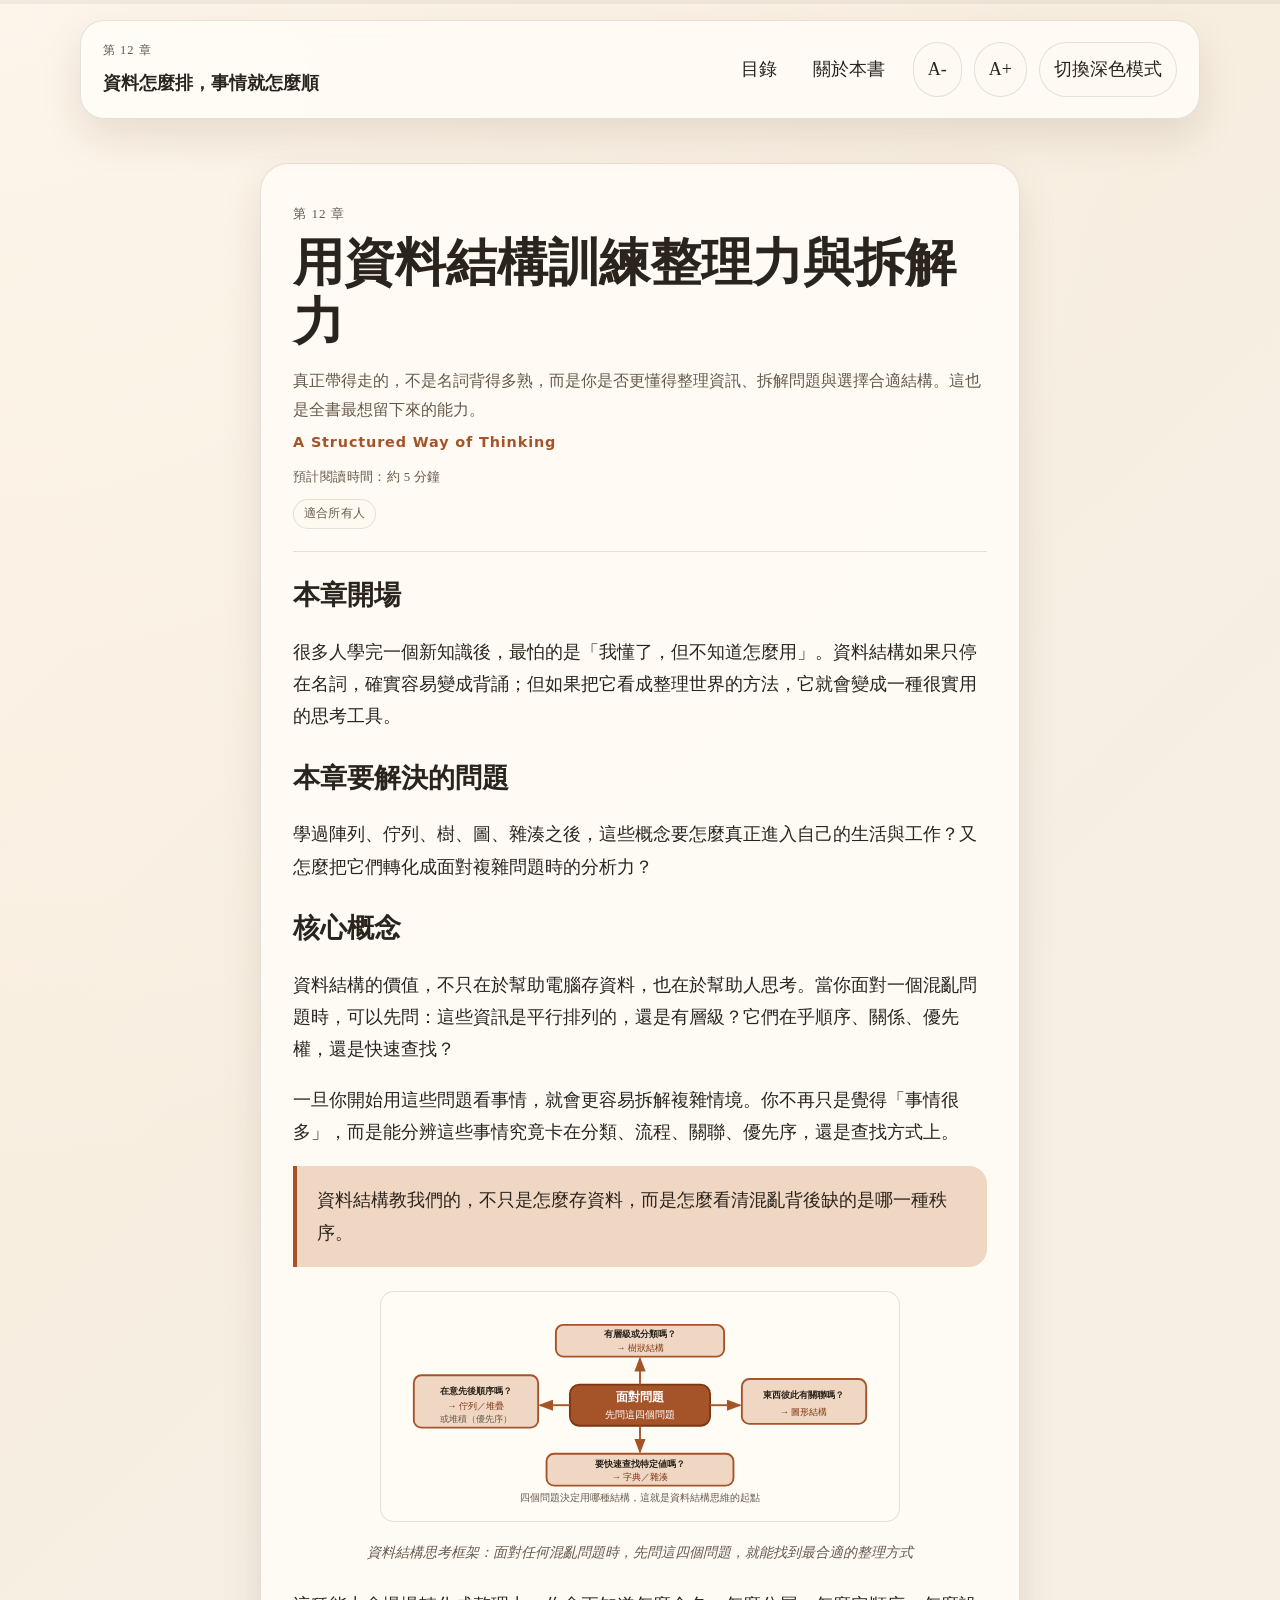
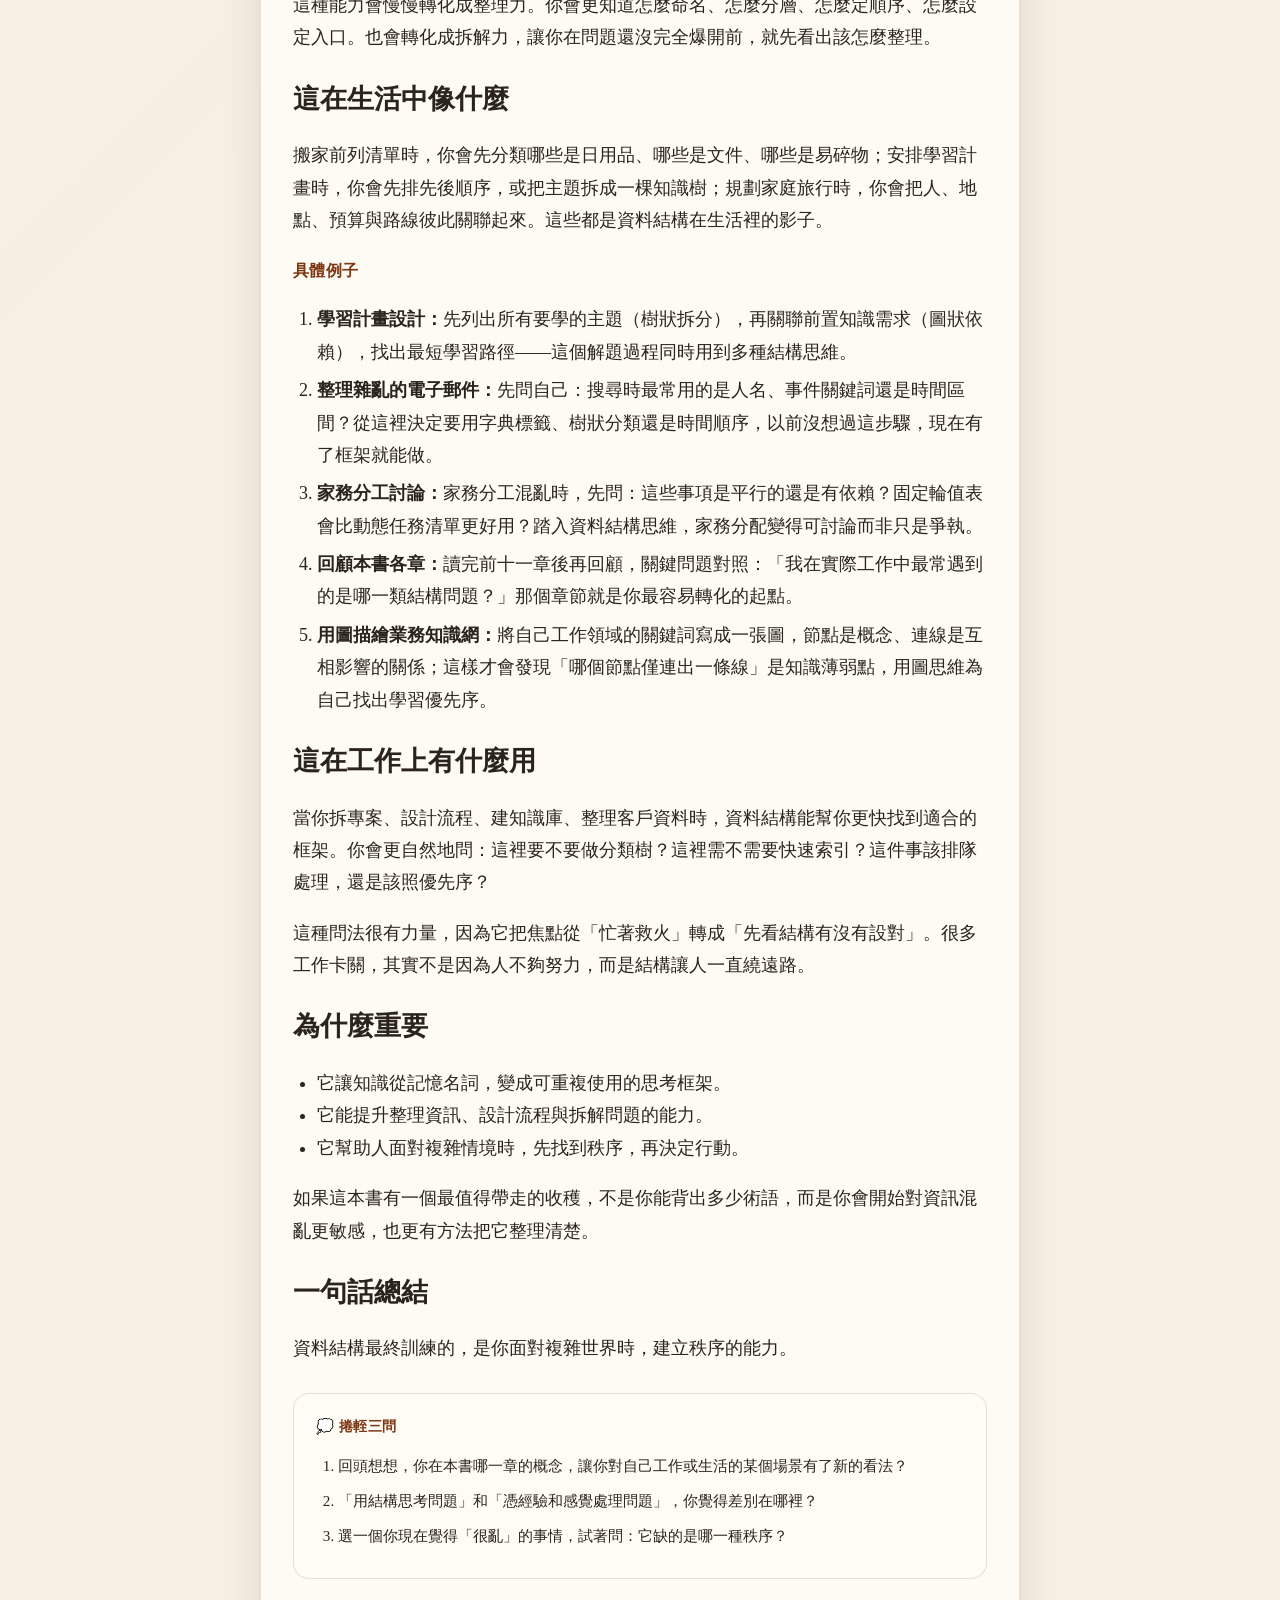
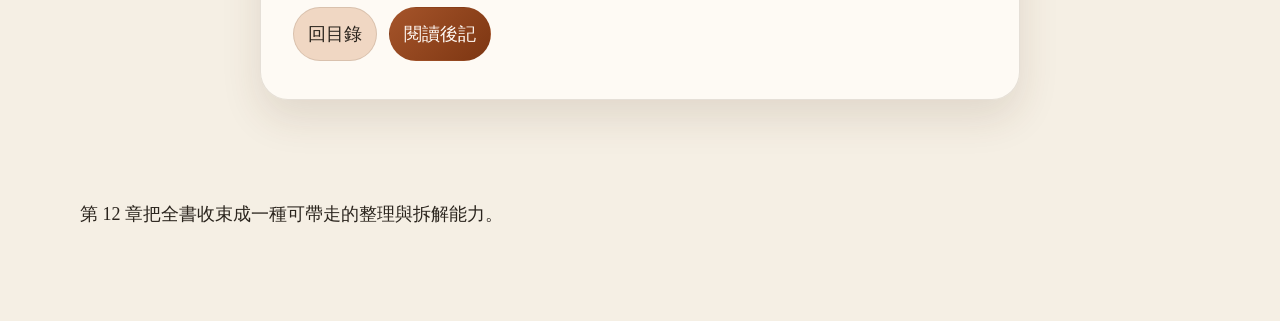
<file: chapters/ch12.html>
<!DOCTYPE html>
<html lang="zh-Hant">
<head>
  <meta charset="UTF-8">
  <meta name="viewport" content="width=device-width, initial-scale=1.0">
  <title>第 12 章｜用資料結構訓練整理力與拆解力</title>
  <meta property="og:title" content="第 12 章｜用資料結構訓練整理力與拆解力">
  <meta property="og:description" content="真正帶得走的，不是名詞背得多熟，而是你是否更懂得整理資訊、拆解問題與選擇合適結構。">
  <meta property="og:type" content="article">
  <meta property="og:url" content="https://j945935cy.github.io/datastruct-in-life-work-book/chapters/ch12.html">
  <link rel="stylesheet" href="../style.css">
</head>
<body data-page="chapter" data-chapter="ch12">
  <div class="progress-bar" aria-hidden="true">
    <span id="reading-progress"></span>
  </div>
  <header class="site-header">
    <div class="brand-block">
      <p class="eyebrow">第 12 章</p>
      <a class="brand" href="../index.html">資料怎麼排，事情就怎麼順</a>
    </div>
    <nav class="top-nav" aria-label="章節導覽">
      <a href="../toc.html">目錄</a>
      <a href="../about.html">關於本書</a>
    </nav>
    <div class="reader-controls" aria-label="閱讀設定">
      <button type="button" data-action="font-down">A-</button>
      <button type="button" data-action="font-up">A+</button>
      <button type="button" data-action="toggle-theme">深色模式</button>
    </div>
  </header>
  <main class="page-shell">
    <article class="chapter-article">
      <header class="chapter-header">
        <p class="chapter-tag">第 12 章</p>
        <h1>用資料結構訓練整理力與拆解力</h1>
        <p class="chapter-summary">真正帶得走的，不是名詞背得多熟，而是你是否更懂得整理資訊、拆解問題與選擇合適結構。這也是全書最想留下來的能力。</p>
        <p class="chapter-en-term">A Structured Way of Thinking</p>
        <p class="reading-time">預計閱讀時間：約 5 分鐘</p>
        <div class="audience-tags" aria-label="適合讀者">
          <span class="audience-tag">適合所有人</span>
        </div>
      </header>

      <section id="intro">
        <h2>本章開場</h2>
        <p>很多人學完一個新知識後，最怕的是「我懂了，但不知道怎麼用」。資料結構如果只停在名詞，確實容易變成背誦；但如果把它看成整理世界的方法，它就會變成一種很實用的思考工具。</p>
      </section>

      <section id="problem">
        <h2>本章要解決的問題</h2>
        <p>學過陣列、佇列、樹、圖、雜湊之後，這些概念要怎麼真正進入自己的生活與工作？又怎麼把它們轉化成面對複雜問題時的分析力？</p>
      </section>

      <section id="concept">
        <h2>核心概念</h2>
        <p>資料結構的價值，不只在於幫助電腦存資料，也在於幫助人思考。當你面對一個混亂問題時，可以先問：這些資訊是平行排列的，還是有層級？它們在乎順序、關係、優先權，還是快速查找？</p>
        <p>一旦你開始用這些問題看事情，就會更容易拆解複雜情境。你不再只是覺得「事情很多」，而是能分辨這些事情究竟卡在分類、流程、關聯、優先序，還是查找方式上。</p>
        <blockquote>資料結構教我們的，不只是怎麼存資料，而是怎麼看清混亂背後缺的是哪一種秩序。</blockquote>

        <figure class="chapter-figure">
          <svg viewBox="0 0 520 210" xmlns="http://www.w3.org/2000/svg" aria-labelledby="ch12-fig-title" role="img">
            <title id="ch12-fig-title">資料結構思考四問</title>
            <defs>
              <marker id="ch12-arr" markerWidth="8" markerHeight="6" refX="7" refY="3" orient="auto">
                <polygon points="0 0, 8 3, 0 6" fill="var(--accent)"/>
              </marker>
            </defs>
            <!-- center: problem -->
            <rect x="185" y="82" width="150" height="44" rx="10" fill="var(--accent)" stroke="var(--accent-strong)" stroke-width="2"/>
            <text x="260" y="100" text-anchor="middle" font-size="13" font-weight="700" fill="white">面對問題</text>
            <text x="260" y="118" text-anchor="middle" font-size="11" fill="white">先問這四個問題</text>
            <!-- top branch: hierarchy -->
            <line x1="260" y1="82" x2="260" y2="54" stroke="var(--accent)" stroke-width="2" marker-end="url(#ch12-arr)"/>
            <rect x="170" y="18" width="180" height="34" rx="8" fill="var(--accent-soft)" stroke="var(--accent)" stroke-width="2"/>
            <text x="260" y="31" text-anchor="middle" font-size="10" font-weight="700" fill="var(--text)">有層級或分類嗎？</text>
            <text x="260" y="46" text-anchor="middle" font-size="10" fill="var(--accent-strong)">→ 樹狀結構</text>
            <!-- left branch: order -->
            <line x1="185" y1="104" x2="153" y2="104" stroke="var(--accent)" stroke-width="2" marker-end="url(#ch12-arr)"/>
            <rect x="18"  y="72" width="133" height="56" rx="8" fill="var(--accent-soft)" stroke="var(--accent)" stroke-width="2"/>
            <text x="84"  y="92"  text-anchor="middle" font-size="10" font-weight="700" fill="var(--text)">在意先後順序嗎？</text>
            <text x="84"  y="108" text-anchor="middle" font-size="10" fill="var(--accent-strong)">→ 佇列／堆疊</text>
            <text x="84"  y="122" text-anchor="middle" font-size="10" fill="var(--muted)">或堆積（優先序）</text>
            <!-- right branch: relation -->
            <line x1="335" y1="104" x2="367" y2="104" stroke="var(--accent)" stroke-width="2" marker-end="url(#ch12-arr)"/>
            <rect x="369" y="76" width="133" height="48" rx="8" fill="var(--accent-soft)" stroke="var(--accent)" stroke-width="2"/>
            <text x="435" y="96"  text-anchor="middle" font-size="10" font-weight="700" fill="var(--text)">東西彼此有關聯嗎？</text>
            <text x="435" y="114" text-anchor="middle" font-size="10" fill="var(--accent-strong)">→ 圖形結構</text>
            <!-- bottom branch: fast lookup -->
            <line x1="260" y1="126" x2="260" y2="154" stroke="var(--accent)" stroke-width="2" marker-end="url(#ch12-arr)"/>
            <rect x="160" y="156" width="200" height="34" rx="8" fill="var(--accent-soft)" stroke="var(--accent)" stroke-width="2"/>
            <text x="260" y="170" text-anchor="middle" font-size="10" font-weight="700" fill="var(--text)">要快速查找特定値嗎？</text>
            <text x="260" y="184" text-anchor="middle" font-size="10" fill="var(--accent-strong)">→ 字典／雜湊</text>
            <!-- caption -->
            <text x="260" y="207" text-anchor="middle" font-size="11" fill="var(--muted)">四個問題決定用哪種結構，這就是資料結構思維的起點</text>
          </svg>
          <figcaption>資料結構思考框架：面對任何混亂問題時，先問這四個問題，就能找到最合適的整理方式</figcaption>
        </figure>

        <p>這種能力會慢慢轉化成整理力。你會更知道怎麼命名、怎麼分層、怎麼定順序、怎麼設定入口。也會轉化成拆解力，讓你在問題還沒完全爆開前，就先看出該怎麼整理。</p>
      </section>

      <section id="life">
        <h2>這在生活中像什麼</h2>
        <p>搬家前列清單時，你會先分類哪些是日用品、哪些是文件、哪些是易碎物；安排學習計畫時，你會先排先後順序，或把主題拆成一棵知識樹；規劃家庭旅行時，你會把人、地點、預算與路線彼此關聯起來。這些都是資料結構在生活裡的影子。</p>
        <h3>具體例子</h3>
        <ol>
          <li><strong>學習計畫設計：</strong>先列出所有要學的主題（樹狀拆分），再關聯前置知識需求（圖狀依賴），找出最短學習路徑——這個解題過程同時用到多種結構思維。</li>
          <li><strong>整理雜亂的電子郵件：</strong>先問自己：搜尋時最常用的是人名、事件關鍵詞還是時間區間？從這裡決定要用字典標籤、樹狀分類還是時間順序，以前沒想過這步驟，現在有了框架就能做。</li>
          <li><strong>家務分工討論：</strong>家務分工混亂時，先問：這些事項是平行的還是有依賴？固定輪值表會比動態任務清單更好用？踏入資料結構思維，家務分配變得可討論而非只是爭執。</li>
          <li><strong>回顧本書各章：</strong>讀完前十一章後再回顧，關鍵問題對照：「我在實際工作中最常遇到的是哪一類結構問題？」那個章節就是你最容易轉化的起點。</li>
          <li><strong>用圖描繪業務知識網：</strong>將自己工作領域的關鍵詞寫成一張圖，節點是概念、連線是互相影響的關係；這樣才會發現「哪個節點僅連出一條線」是知識薄弱點，用圖思維為自己找出學習優先序。</li>
        </ol>
      </section>

      <section id="work">
        <h2>這在工作上有什麼用</h2>
        <p>當你拆專案、設計流程、建知識庫、整理客戶資料時，資料結構能幫你更快找到適合的框架。你會更自然地問：這裡要不要做分類樹？這裡需不需要快速索引？這件事該排隊處理，還是該照優先序？</p>
        <p>這種問法很有力量，因為它把焦點從「忙著救火」轉成「先看結構有沒有設對」。很多工作卡關，其實不是因為人不夠努力，而是結構讓人一直繞遠路。</p>
      </section>

      <section>
        <h2>為什麼重要</h2>
        <ul>
          <li>它讓知識從記憶名詞，變成可重複使用的思考框架。</li>
          <li>它能提升整理資訊、設計流程與拆解問題的能力。</li>
          <li>它幫助人面對複雜情境時，先找到秩序，再決定行動。</li>
        </ul>
        <p>如果這本書有一個最值得帶走的收穫，不是你能背出多少術語，而是你會開始對資訊混亂更敏感，也更有方法把它整理清楚。</p>
      </section>

      <section id="summary">
        <h2>一句話總結</h2>
        <p>資料結構最終訓練的，是你面對複雜世界時，建立秩序的能力。</p>
      </section>

      <div class="review-questions">
        <h3>💭 捲輊三問</h3>
        <ol>
          <li>回頭想想，你在本書哪一章的概念，讓你對自己工作或生活的某個場景有了新的看法？</li>
          <li>「用結構思考問題」和「憑經驗和感覺處理問題」，你覺得差別在哪裡？</li>
          <li>選一個你現在覺得「很亂」的事情，試著問：它缺的是哪一種秩序？</li>
        </ol>
      </div>

      <nav class="chapter-nav" aria-label="章節導覽">
        <a class="button secondary" href="../toc.html">回目錄</a>
        <a class="button primary" href="../about.html">閱讀後記</a>
      </nav>
    </article>
  </main>
  <footer class="site-footer">
    <p>第 12 章把全書收束成一種可帶走的整理與拆解能力。</p>
  </footer>
  <button id="back-to-top" class="back-to-top" type="button" aria-label="回到頁面頂端">↑</button>
  <script src="../script.js"></script>
</body>
</html>
</file>
<file: style.css>
:root {
  --bg: #f5efe4;
  --surface: rgba(255, 252, 246, 0.88);
  --surface-strong: #fffaf1;
  --text: #2a241d;
  --muted: #66594b;
  --line: rgba(77, 56, 37, 0.14);
  --accent: #a5542a;
  --accent-strong: #7d3612;
  --accent-soft: #f0d7c3;
  --shadow: 0 18px 40px rgba(79, 47, 23, 0.12);
  --content-width: 760px;
  --base-font-size: 18px;
}

body[data-theme="dark"] {
  --bg: #1b1a18;
  --surface: rgba(37, 35, 31, 0.9);
  --surface-strong: #2b2824;
  --text: #f3ece1;
  --muted: #c2b4a3;
  --line: rgba(255, 243, 227, 0.12);
  --accent: #f2a46f;
  --accent-strong: #ffbf94;
  --accent-soft: rgba(242, 164, 111, 0.16);
  --shadow: 0 20px 44px rgba(0, 0, 0, 0.34);
}

* {
  box-sizing: border-box;
}

html {
  scroll-behavior: smooth;
}

body {
  margin: 0;
  font-family: "Noto Serif TC", "PMingLiU", serif;
  font-size: var(--base-font-size);
  line-height: 1.8;
  color: var(--text);
  background:
    radial-gradient(circle at top left, rgba(255, 255, 255, 0.45), transparent 32%),
    linear-gradient(135deg, rgba(255, 236, 214, 0.7), transparent 42%),
    var(--bg);
}

a {
  color: inherit;
}

p,
li {
  color: var(--text);
}

.progress-bar {
  position: fixed;
  inset: 0 0 auto;
  z-index: 20;
  height: 4px;
  background: rgba(0, 0, 0, 0.05);
}

.progress-bar span {
  display: block;
  height: 100%;
  width: 0;
  background: linear-gradient(90deg, var(--accent), var(--accent-strong));
}

.site-header,
.site-footer,
main {
  width: min(1120px, calc(100% - 32px));
  margin: 0 auto;
}

.site-header {
  position: sticky;
  top: 4px;
  z-index: 10;
  margin-top: 20px;
  display: grid;
  grid-template-columns: 1.5fr auto auto;
  gap: 16px;
  align-items: center;
  padding: 18px 22px;
  border: 1px solid var(--line);
  border-radius: 24px;
  background: var(--surface);
  backdrop-filter: blur(16px);
  box-shadow: var(--shadow);
}

.brand-block {
  min-width: 0;
}

.eyebrow {
  margin: 0 0 6px;
  color: var(--muted);
  font-size: 0.78rem;
  letter-spacing: 0.08em;
}

.brand {
  text-decoration: none;
  font-size: 1.1rem;
  font-weight: 700;
}

.top-nav,
.reader-controls,
.cta-row,
.chapter-nav {
  display: flex;
  flex-wrap: wrap;
  gap: 12px;
}

.top-nav a,
.button,
.reader-controls button,
.preview-card a {
  text-decoration: none;
  border-radius: 999px;
  transition: transform 0.2s ease, background-color 0.2s ease, color 0.2s ease;
}

.top-nav a {
  padding: 8px 12px;
}

.top-nav a:hover,
.button:hover,
.reader-controls button:hover,
.preview-card a:hover {
  transform: translateY(-1px);
}

.reader-controls button,
.button {
  border: 1px solid var(--line);
  padding: 10px 14px;
  font: inherit;
  color: var(--text);
  background: var(--surface-strong);
  cursor: pointer;
}

.button.primary {
  border-color: transparent;
  color: #fff9f4;
  background: linear-gradient(135deg, var(--accent), var(--accent-strong));
}

.button.secondary,
.preview-card a {
  background: var(--accent-soft);
}

main {
  padding: 44px 0 80px;
}

.hero {
  display: grid;
  grid-template-columns: 1.6fr 1fr;
  gap: 24px;
  align-items: stretch;
}

.hero-copy,
.hero-panel,
.card,
.preview-card,
.chapter-article,
.reading-note {
  border: 1px solid var(--line);
  border-radius: 28px;
  background: var(--surface);
  box-shadow: var(--shadow);
}

.hero-copy {
  padding: 40px;
}

.hero-copy h1,
.section-heading h1,
.chapter-header h1 {
  margin: 0;
  line-height: 1.15;
  font-size: clamp(2.2rem, 4vw, 4.2rem);
}

.subtitle {
  margin: 12px 0 20px;
  font-size: 1.2rem;
  color: var(--accent-strong);
}

.lead {
  max-width: 58ch;
  font-size: 1.05rem;
}

.hero-panel {
  padding: 28px;
  align-self: end;
}

.hero-panel h2,
.card h2,
.preview-card h3,
.chapter-article h2,
.reading-note h2 {
  line-height: 1.3;
}

.content-grid,
.preview-list {
  display: grid;
  gap: 20px;
  margin-top: 28px;
}

.content-grid {
  grid-template-columns: repeat(3, minmax(0, 1fr));
}

.card,
.preview-card,
.reading-note {
  padding: 24px;
}

.section-heading {
  max-width: 760px;
  margin: 52px auto 20px;
}

.section-heading.wide {
  max-width: 960px;
}

.chapter-preview {
  margin-top: 24px;
}

.preview-list {
  grid-template-columns: repeat(3, minmax(0, 1fr));
}

.chapter-tag {
  margin: 0 0 8px;
  font-size: 0.82rem;
  letter-spacing: 0.08em;
  color: var(--muted);
}

.reader-controls button {
  white-space: nowrap;
}

.preview-card a {
  display: inline-flex;
  margin-top: 8px;
  padding: 10px 14px;
}

.toc-layout {
  max-width: 960px;
}

.status-grid {
  display: grid;
  grid-template-columns: repeat(3, minmax(0, 1fr));
  gap: 18px;
  margin: 22px 0 0;
}

.status-card {
  padding: 22px;
  border: 1px solid var(--line);
  border-radius: 24px;
  background: var(--surface);
  box-shadow: var(--shadow);
}

.status-card h2 {
  margin: 0 0 10px;
  font-size: 1.2rem;
}

.status-card p:last-child {
  margin-bottom: 0;
}

.toc-list {
  margin: 28px 0 0;
  padding: 0;
  list-style: none;
  counter-reset: chapter;
}

.toc-list li {
  counter-increment: chapter;
  margin-bottom: 14px;
}

.toc-list a {
  display: block;
  padding: 18px 22px;
  border: 1px solid var(--line);
  border-radius: 22px;
  background: var(--surface);
  text-decoration: none;
  box-shadow: var(--shadow);
}

.toc-list a::before {
  content: counter(chapter, decimal-leading-zero) ". ";
  color: var(--accent-strong);
  font-weight: 700;
}

.toc-list a[data-ready="true"]::after {
  content: "已完成內容";
  display: inline-flex;
  margin-left: 12px;
  padding: 2px 10px;
  border-radius: 999px;
  background: var(--accent-soft);
  color: var(--accent-strong);
  font-size: 0.76rem;
  vertical-align: middle;
}

.toc-list a.is-current {
  outline: 2px solid var(--accent);
  background: var(--accent-soft);
}

.page-shell {
  display: flex;
  justify-content: center;
}

.chapter-article {
  width: min(var(--content-width), 100%);
  padding: 38px 32px;
}

.chapter-header {
  margin-bottom: 26px;
  padding-bottom: 22px;
  border-bottom: 1px solid var(--line);
}

.chapter-summary {
  margin: 14px 0 0;
  font-size: 1.02rem;
  color: var(--muted);
}

.chapter-en-term {
  margin: 6px 0 0;
  font-size: 0.9rem;
  font-weight: 600;
  letter-spacing: 0.06em;
  color: var(--accent);
  font-family: "Inter", "SF Pro Text", system-ui, sans-serif;
}

.reading-time {
  margin: 10px 0 0;
  font-size: 0.8rem;
  color: var(--muted);
  letter-spacing: 0.03em;
}

.chapter-article section + section {
  margin-top: 28px;
}

.chapter-article blockquote {
  margin: 18px 0;
  padding: 18px 20px;
  border-left: 4px solid var(--accent);
  border-radius: 0 18px 18px 0;
  background: var(--accent-soft);
}

.chapter-article ul,
.chapter-article ol {
  padding-left: 24px;
}

.chapter-article h3 {
  margin: 20px 0 8px;
  font-size: 1rem;
  font-weight: 700;
  color: var(--accent-strong);
  letter-spacing: 0.02em;
}

.chapter-article ol li {
  margin-bottom: 6px;
}

.chapter-figure {
  margin: 24px 0;
  text-align: center;
}

.chapter-figure svg {
  width: 100%;
  max-width: 520px;
  height: auto;
  border-radius: 14px;
  background: var(--surface);
  padding: 16px;
  border: 1px solid var(--line);
}

.chapter-figure figcaption {
  margin-top: 8px;
  font-size: 0.875rem;
  color: var(--muted);
  font-style: italic;
}

/* Audience tags */
.audience-tags {
  display: flex;
  flex-wrap: wrap;
  gap: 8px;
  margin: 10px 0 0;
}

.audience-tag {
  display: inline-flex;
  align-items: center;
  padding: 3px 10px;
  border-radius: 999px;
  border: 1px solid var(--line);
  background: var(--surface-strong);
  font-size: 0.76rem;
  color: var(--muted);
  letter-spacing: 0.02em;
}

/* Next chapter preview */
.next-chapter-preview {
  margin: 28px 0 8px;
  padding: 18px 22px;
  border: 1px solid var(--line);
  border-radius: 16px;
  background: var(--surface);
  display: flex;
  align-items: center;
  gap: 16px;
}

.next-chapter-preview .ncp-label {
  flex-shrink: 0;
  font-size: 0.76rem;
  font-weight: 700;
  letter-spacing: 0.06em;
  color: var(--accent);
  text-transform: uppercase;
}

.next-chapter-preview p {
  margin: 0;
  font-size: 0.95rem;
  color: var(--muted);
}

/* Review questions */
.review-questions {
  margin: 28px 0;
  padding: 20px 22px;
  border: 1px solid var(--line);
  border-radius: 16px;
  background: var(--surface);
}

.review-questions h3 {
  margin: 0 0 12px;
  font-size: 0.9rem;
  font-weight: 700;
  color: var(--accent-strong);
  letter-spacing: 0.04em;
}

.review-questions ol {
  margin: 0;
  padding-left: 22px;
}

.review-questions ol li {
  margin-bottom: 8px;
  font-size: 0.95rem;
  color: var(--text);
}

/* dfn term highlighting */
dfn {
  font-style: normal;
  font-weight: 700;
  color: var(--accent-strong);
  border-bottom: 2px solid var(--accent-soft);
  text-decoration: none;
}

/* TOC search bar */
.toc-search {
  margin: 20px 0 0;
  position: relative;
}

.toc-search input {
  width: 100%;
  padding: 12px 16px;
  border: 1px solid var(--line);
  border-radius: 999px;
  background: var(--surface-strong);
  color: var(--text);
  font: inherit;
  font-size: 1rem;
  outline: none;
  box-sizing: border-box;
  transition: border-color 0.2s ease;
}

.toc-search input:focus {
  border-color: var(--accent);
}

.toc-search input::placeholder {
  color: var(--muted);
}

/* TOC progress */
.reading-progress-bar {
  margin: 8px 0 0;
  height: 8px;
  border-radius: 999px;
  background: var(--line);
  overflow: hidden;
}

.reading-progress-bar span {
  display: block;
  height: 100%;
  width: 0;
  border-radius: 999px;
  background: linear-gradient(90deg, var(--accent), var(--accent-strong));
  transition: width 0.4s ease;
}

.reading-progress-label {
  margin: 6px 0 0;
  font-size: 0.8rem;
  color: var(--muted);
}

.site-footer {
  padding: 0 0 72px;
  color: var(--muted);
}

.back-to-top {
  position: fixed;
  right: 20px;
  bottom: 20px;
  width: 48px;
  height: 48px;
  border: 1px solid var(--line);
  border-radius: 50%;
  background: var(--surface-strong);
  color: var(--text);
  box-shadow: var(--shadow);
  cursor: pointer;
  opacity: 0;
  pointer-events: none;
  transition: opacity 0.2s ease;
}

.back-to-top.is-visible {
  opacity: 1;
  pointer-events: auto;
}

@media (max-width: 920px) {
  .site-header {
    position: static;
    grid-template-columns: 1fr;
  }

  .hero,
  .status-grid,
  .content-grid,
  .preview-list {
    grid-template-columns: 1fr;
  }
}

@media (max-width: 640px) {
  body {
    font-size: calc(var(--base-font-size) - 1px);
  }

  main {
    padding: 28px 0 64px;
  }

  .site-header,
  main,
  .site-footer {
    width: min(100% - 20px, 1120px);
  }

  .hero-copy,
  .hero-panel,
  .chapter-article,
  .card,
  .preview-card,
  .reading-note,
  .status-card,
  .toc-list a {
    padding: 20px;
  }
}

@media print {
  .progress-bar,
  .site-header,
  .site-footer,
  .chapter-nav,
  .back-to-top,
  .reader-controls,
  .next-chapter-preview,
  .review-questions {
    display: none !important;
  }

  body {
    background: white;
    color: black;
    font-size: 12pt;
    line-height: 1.6;
  }

  .chapter-article {
    box-shadow: none;
    border: none;
    padding: 0;
    width: 100%;
    max-width: 100%;
  }

  .chapter-header {
    border-bottom: 1pt solid #ccc;
  }

  .chapter-article blockquote {
    border-color: #888;
    background: #f5f5f5;
  }

  .chapter-figure svg {
    border: 1pt solid #ddd;
    background: white;
  }

  a {
    text-decoration: underline;
    color: black;
  }

  h1, h2, h3 {
    page-break-after: avoid;
  }

  p, li {
    orphans: 3;
    widows: 3;
  }

  section {
    page-break-inside: avoid;
  }
}
</file>
